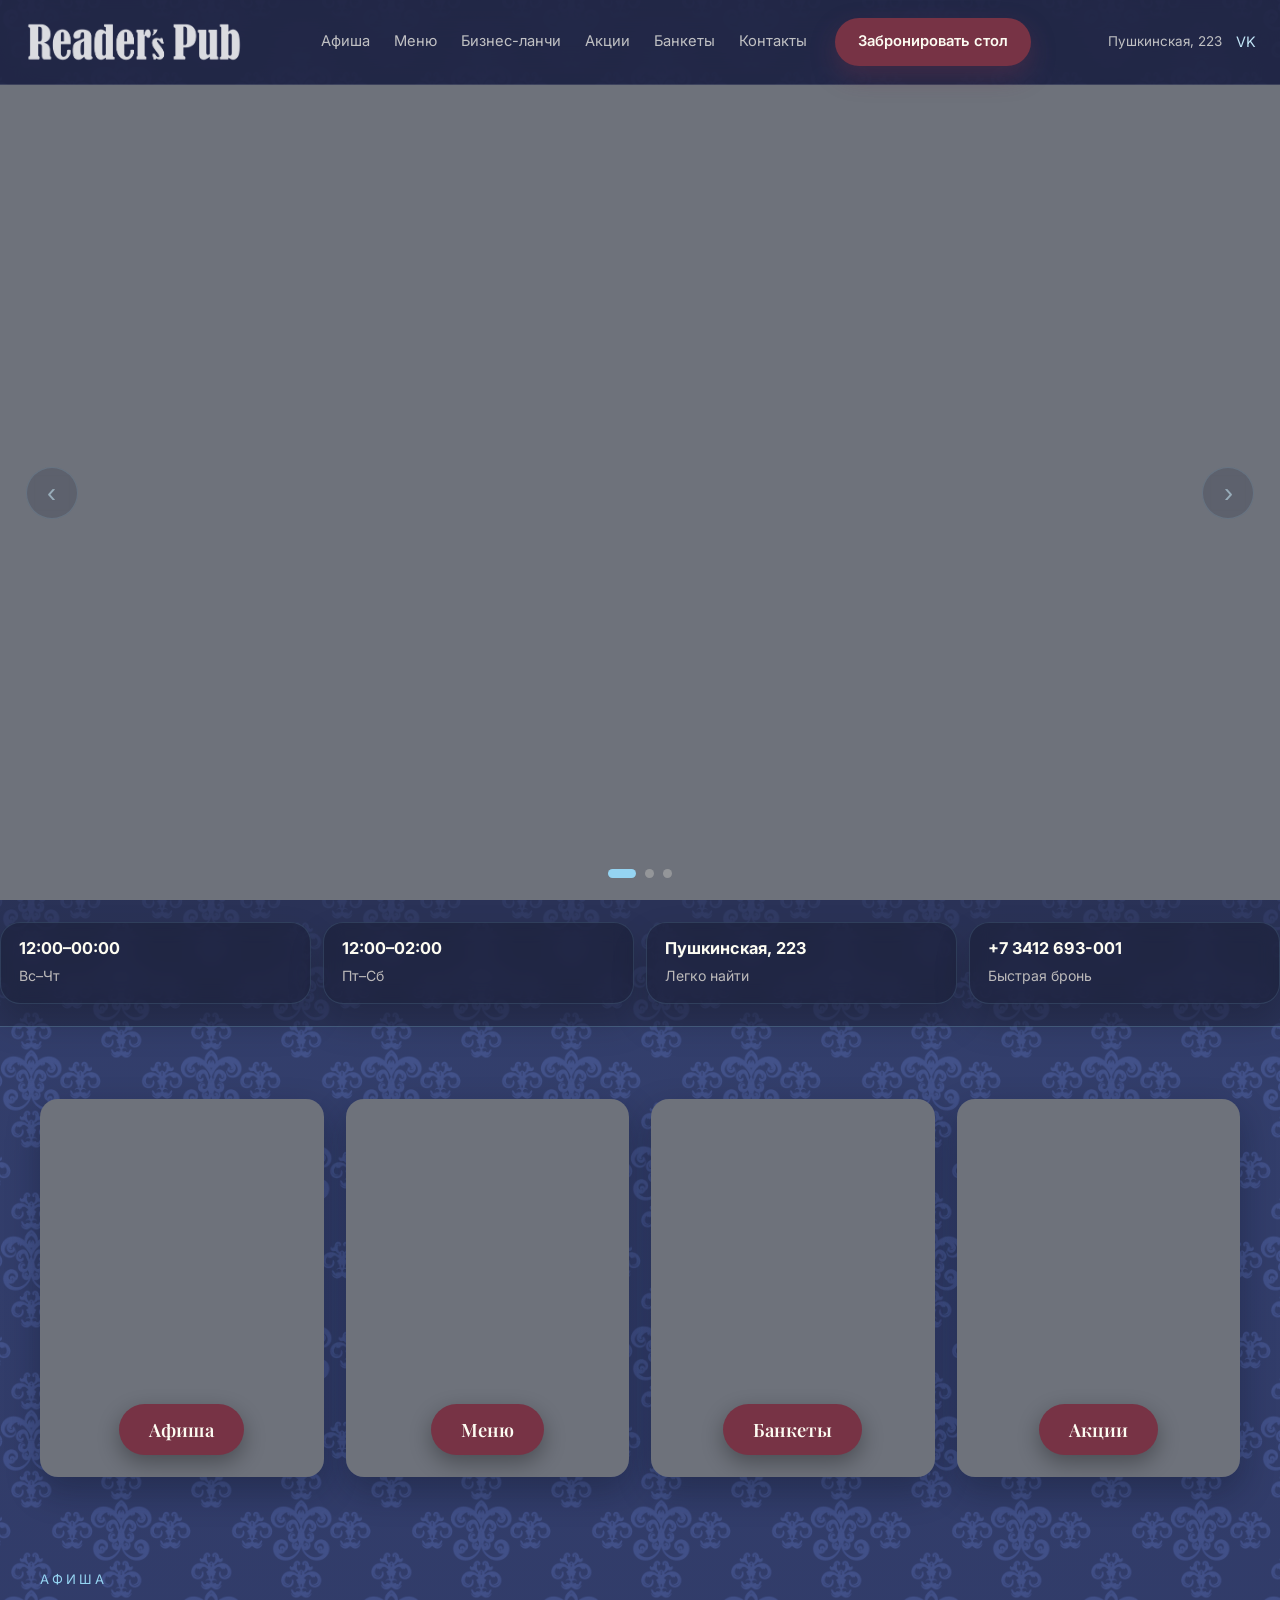
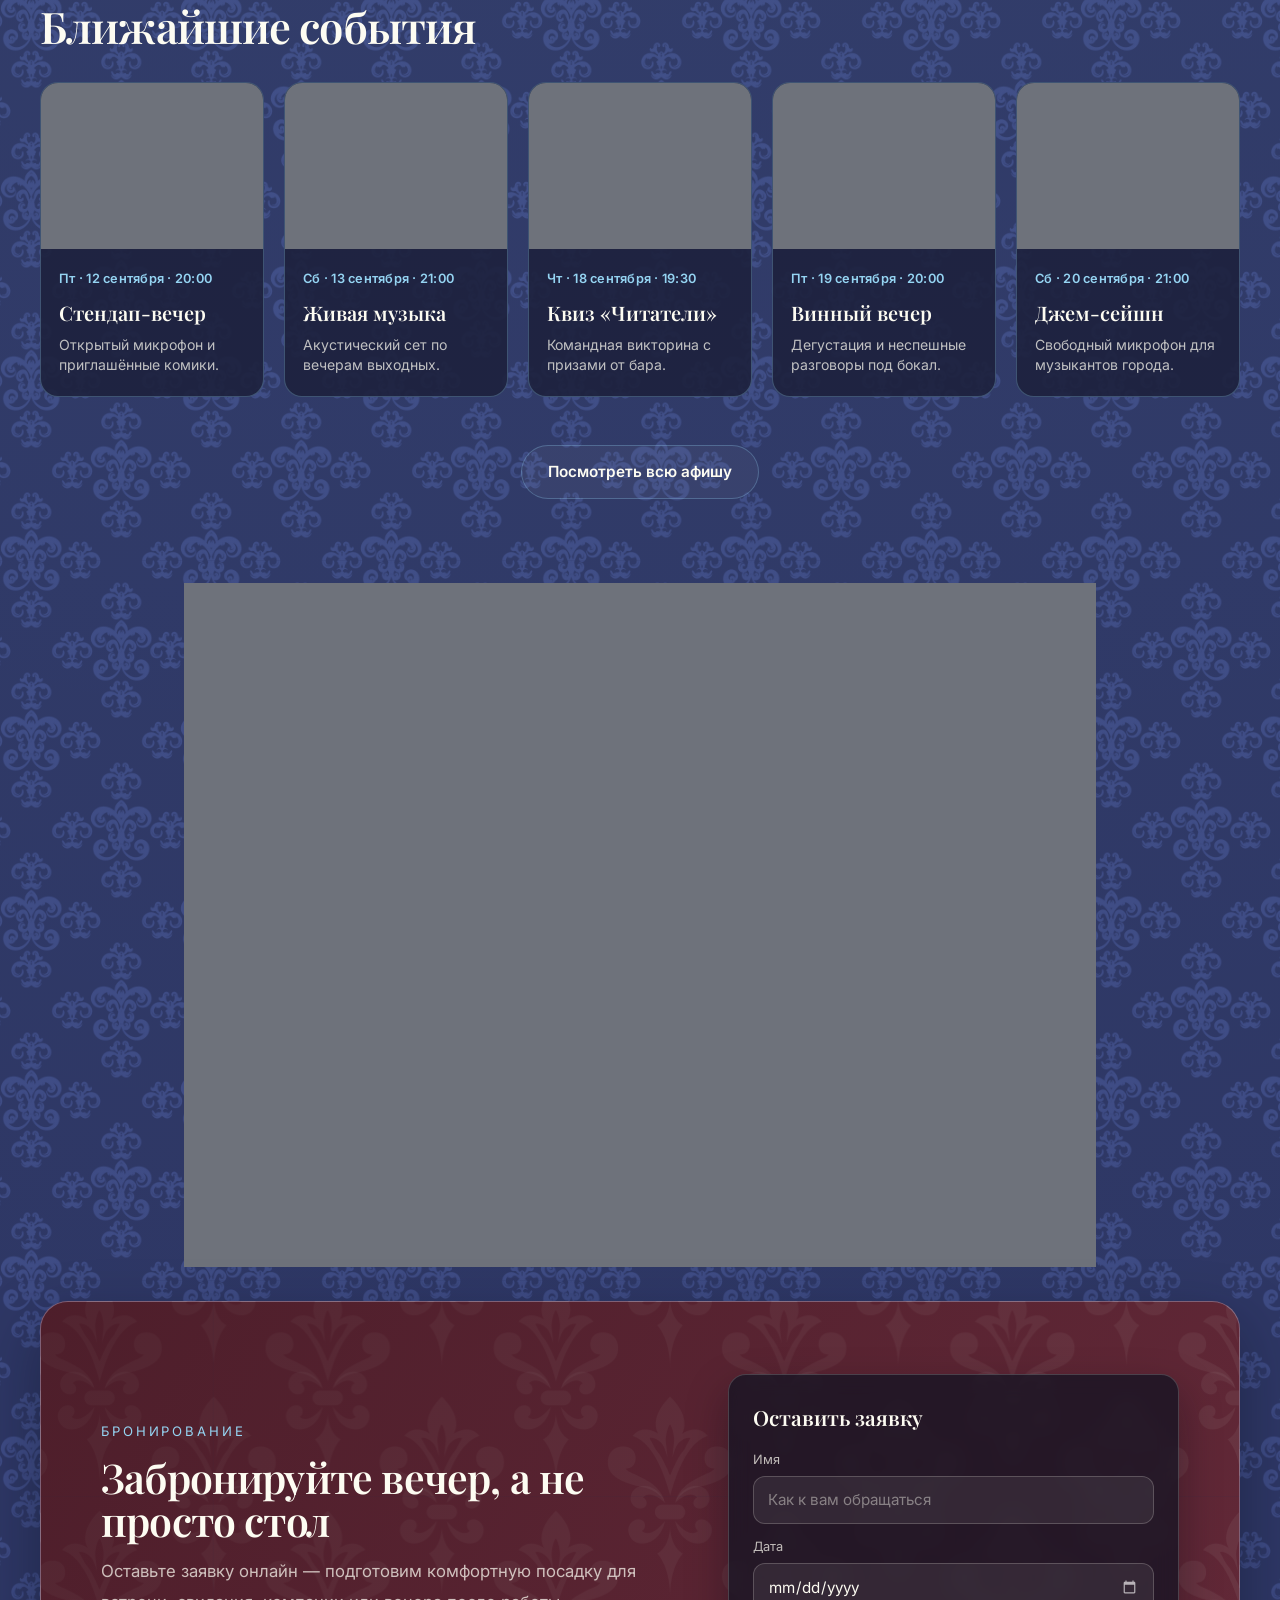
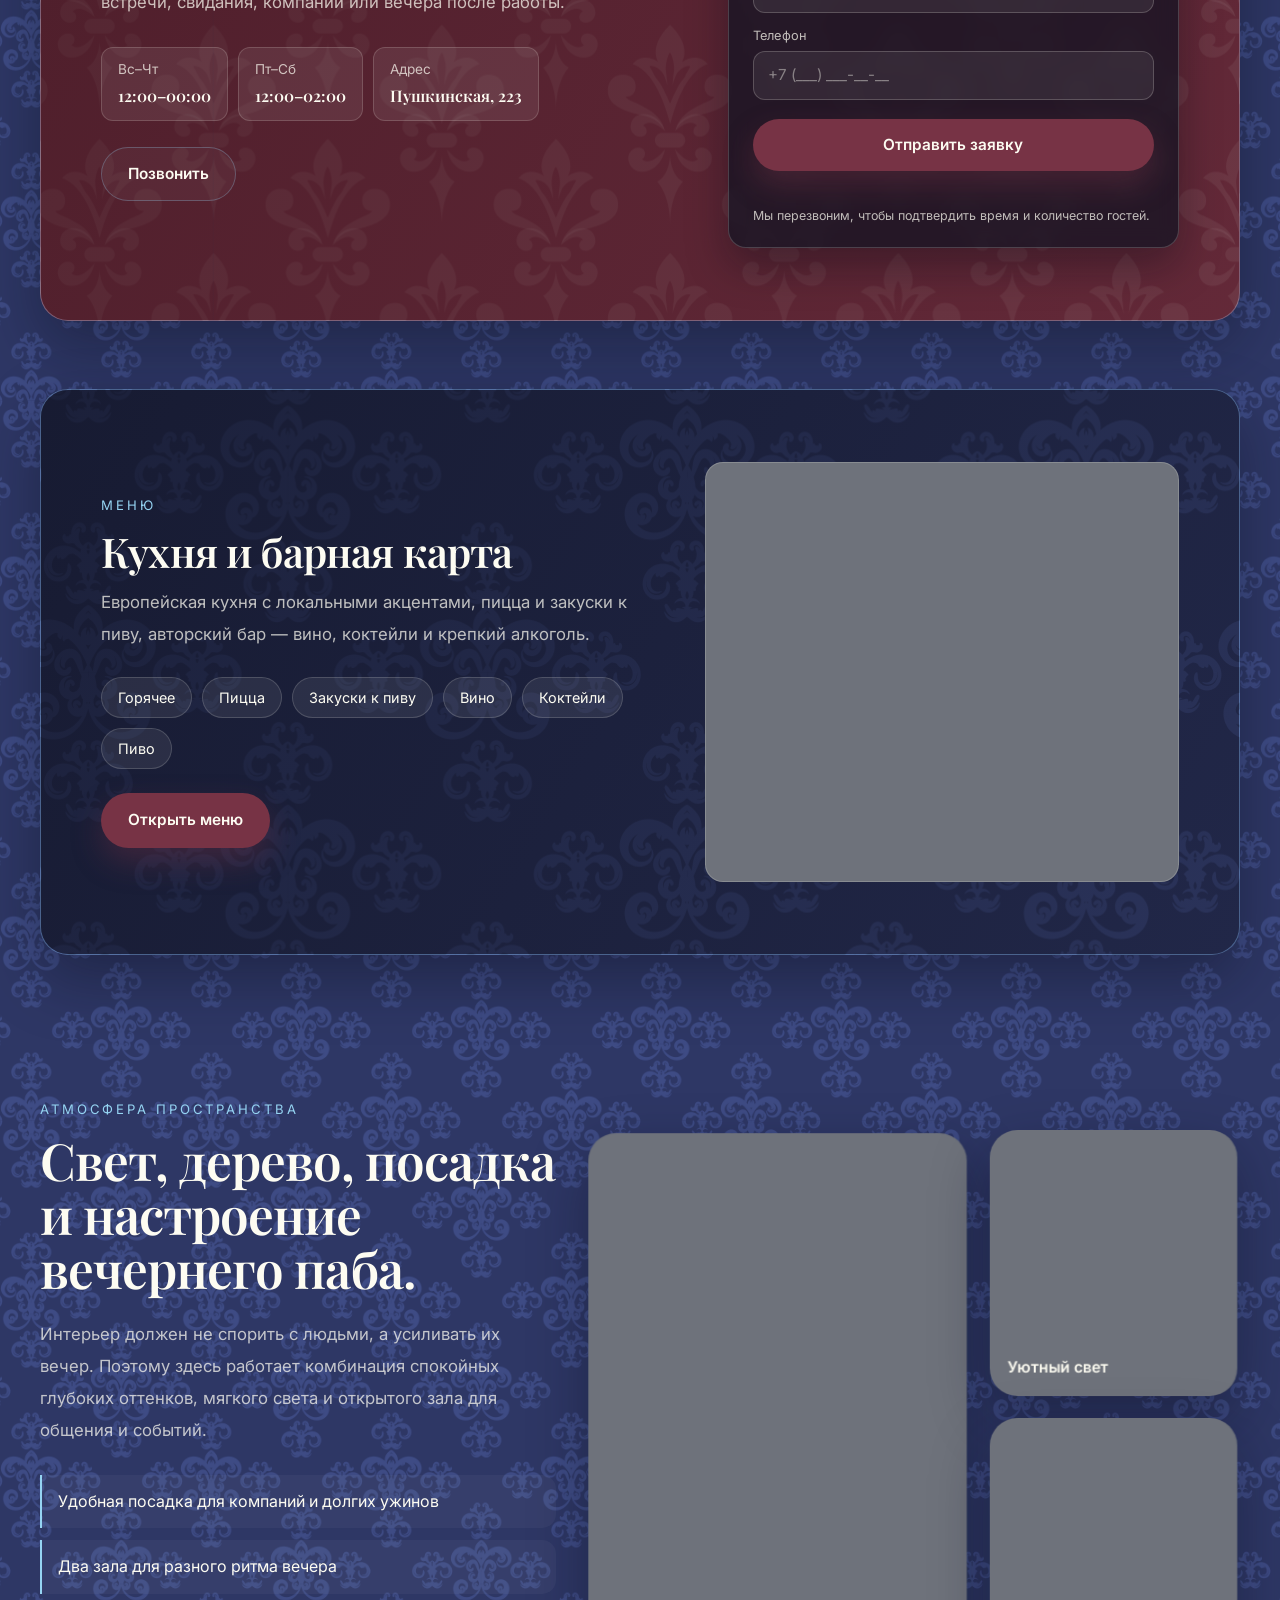
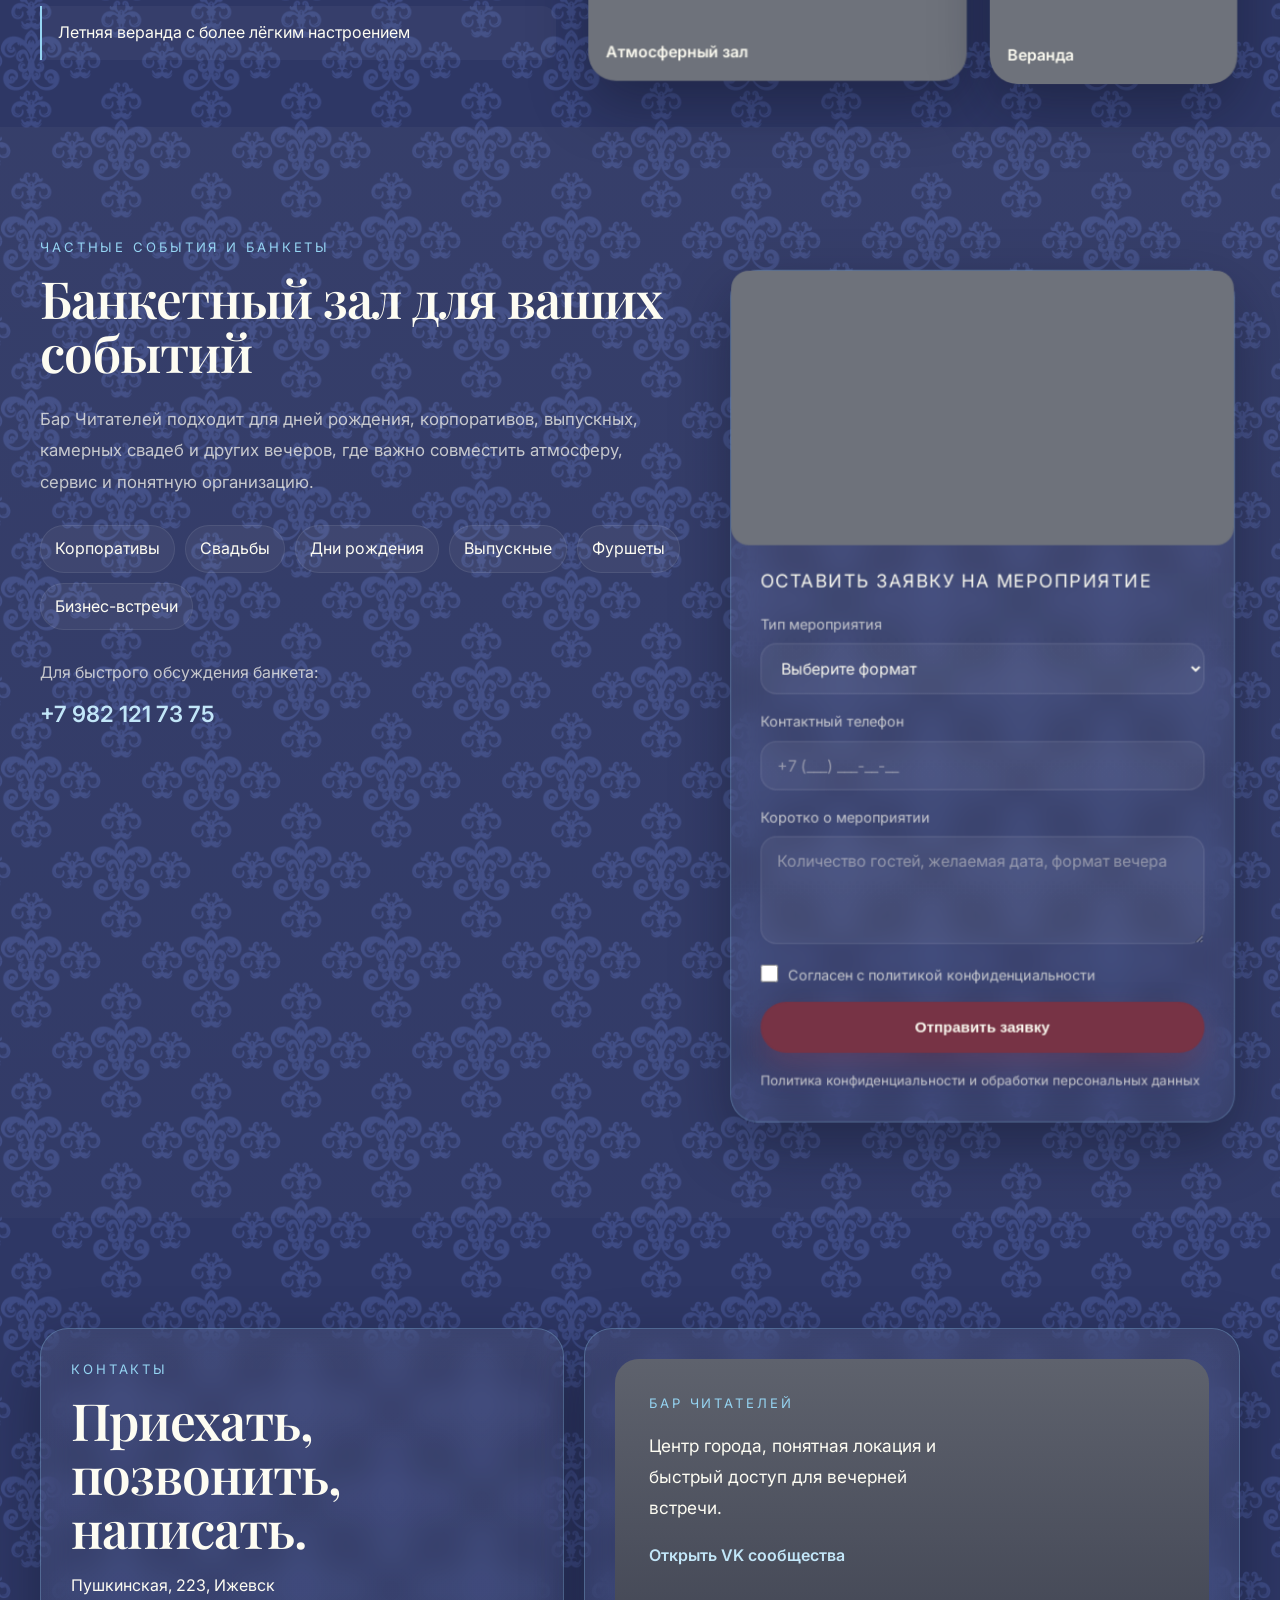
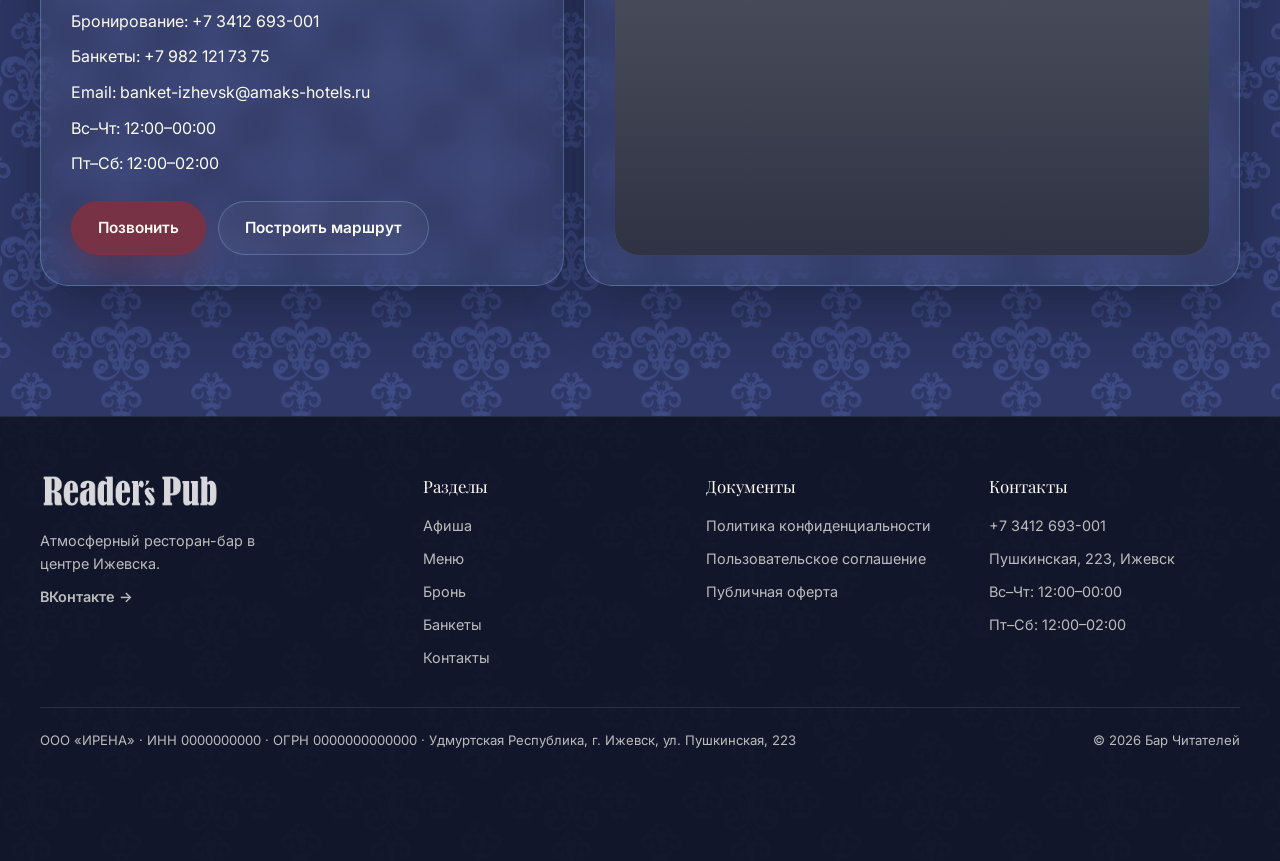
<file: readers-pub/index.html>
<!DOCTYPE html>
<html lang="ru">
<head>
    <meta charset="UTF-8">
    <meta name="viewport" content="width=device-width, initial-scale=1.0">
    <title>Бар Читателей — атмосферный паб в центре Ижевска</title>
    <meta name="description" content="Бар Читателей — ресторан-паб в центре Ижевска: европейская кухня, удмуртские акценты, импортное пиво, веранда и удобная бронь столов.">
    <link rel="stylesheet" href="styles.css?v=20261019-3">
    <link rel="preconnect" href="https://fonts.googleapis.com">
    <link rel="preconnect" href="https://fonts.gstatic.com" crossorigin>
    <link href="https://fonts.googleapis.com/css2?family=Playfair+Display:wght@400;600;700&amp;family=Inter:wght@300;400;500;600;700&amp;display=swap" rel="stylesheet">
</head>
<body>
    <header class="header">
        <div class="header-top">
            <a href="index.html" class="logo" aria-label="Бар Читателей">
                <img class="logo-mark" src="assets/logo-readers-word-white.png?v=20261019-3" alt="Reader's — ресторан">
            </a>
            <nav class="nav">
                <a href="#card-afisha" class="nav-link">Афиша</a>
                <a href="menu.html" class="nav-link">Меню</a>
                <a href="biznes-lanchi.html" class="nav-link">Бизнес-ланчи</a>
                <a href="#promo" class="nav-link">Акции</a>
                <a href="#services" class="nav-link">Банкеты</a>
                <a href="#contacts" class="nav-link">Контакты</a>
                <a href="bronirovaniestola.html" class="nav-cta">Забронировать стол</a>
            </nav>
            <div class="header-side">
                <span class="header-address" data-content="settings.address_short">Пушкинская, 223</span>
                <a href="https://vk.com/rspub" class="vk-link" target="_blank" rel="noopener">VK</a>
            </div>
            <button type="button" class="burger" id="burger" aria-label="Меню" aria-expanded="false" aria-controls="mobileNav">
                <span></span><span></span><span></span>
            </button>
        </div>
        <nav class="mobile-nav" id="mobileNav" hidden>
            <a href="#card-afisha">Афиша</a>
            <a href="menu.html">Меню</a>
            <a href="biznes-lanchi.html">Бизнес-ланчи</a>
            <a href="#promo">Акции</a>
            <a href="#services">Банкеты</a>
            <a href="#contacts">Контакты</a>
        </nav>
    </header>

    <main>
        <section id="hero" class="hero hero-layout">
            <!-- ============================================================
                 БАННЕРЫ ГЛАВНОГО ЭКРАНА — по одному на каждый слайд.
                 Меняются из админки: «Редактор страницы» → клик по баннеру.
                 ПК: три баннера 1920 × 1080 (16:9), листаются.
                 Телефон: отдельный вертикальный баннер 1080 × 1920 (9:16), один.
                 ============================================================ -->
            <div class="hero-photos" id="heroPhotos">
                <div class="hero-photo is-active" data-photo="hero-1" aria-hidden="true"></div>
                <div class="hero-photo" data-photo="hero-2" aria-hidden="true"></div>
                <div class="hero-photo" data-photo="hero-3" aria-hidden="true"></div>
                <!-- Телефон: свой вертикальный баннер, один, не листается -->
                <div class="hero-photo-mobile" data-photo="hero-mobile" aria-hidden="true"></div>
            </div>
            <div class="hero-scrim"></div>
            <div class="hero-controls" id="heroSlider" tabindex="0" aria-roledescription="карусель" aria-label="Баннеры">
                <div class="hero-dots" id="heroDots" role="tablist" aria-label="Выбор баннера"></div>
            </div>

            <!-- Мобильный первый экран: лого + навигация в столбик (вместо слайдера) -->
            <div class="hero-mobile">
                <img class="hero-mobile-logo" src="assets/logo-readers-full-white.png?v=20261019-3" alt="Reader's — ресторан">
                <nav class="hero-mobile-nav" aria-label="Разделы">
                    <a href="#card-afisha">Афиша</a>
                    <a href="menu.html">Меню</a>
                    <a href="biznes-lanchi.html">Бизнес-ланчи</a>
                    <a href="#promo">Акции</a>
                    <a href="#services">Банкеты</a>
                    <a href="#contacts">Контакты</a>
                </nav>
            </div>

            <button type="button" class="hero-edge hero-edge--prev" id="heroPrev" aria-label="Предыдущий слайд">
                <span class="hero-edge-ico" aria-hidden="true">‹</span>
            </button>
            <button type="button" class="hero-edge hero-edge--next" id="heroNext" aria-label="Следующий слайд">
                <span class="hero-edge-ico" aria-hidden="true">›</span>
            </button>
        </section>

        <!-- Режим работы, адрес и телефон — отдельной полосой под баннером -->
        <section class="hero-facts" aria-label="Режим работы и контакты">
            <div class="container hero-highlights">
                <div class="highlight-chip">
                    <span class="highlight-value" data-content="settings.hours_weekday_short">12:00–00:00</span>
                    <span class="highlight-note" data-content="home.chips.note1">Вс–Чт</span>
                </div>
                <div class="highlight-chip">
                    <span class="highlight-value" data-content="settings.hours_weekend_short">12:00–02:00</span>
                    <span class="highlight-note" data-content="home.chips.note2">Пт–Сб</span>
                </div>
                <a href="https://yandex.ru/maps/?text=Ижевск%2C%20Пушкинская%20223" class="highlight-chip" target="_blank" rel="noopener">
                    <span class="highlight-value" data-content="settings.address_short">Пушкинская, 223</span>
                    <span class="highlight-note" data-content="home.chips.note3">Легко найти</span>
                </a>
                <a href="tel:+73412693001" class="highlight-chip">
                    <span class="highlight-value" data-content="settings.phone_label">+7 3412 693-001</span>
                    <span class="highlight-note" data-content="home.chips.note4">Быстрая бронь</span>
                </a>
            </div>
        </section>

        <section class="mobile-quick-actions">
            <div class="container">
                <div class="mobile-action-grid">
                    <a href="bronirovaniestola.html" class="mobile-action-card">Бронь</a>
                    <a href="menu.html" class="mobile-action-card">Меню</a>
                    <a href="tel:+73412693001" class="mobile-action-card">Позвонить</a>
                    <a href="https://yandex.ru/maps/?text=Ижевск%2C%20Пушкинская%20223" class="mobile-action-card" target="_blank" rel="noopener">Маршрут</a>
                </div>
                <div class="mobile-jump-nav">
                    <a href="#card-afisha">Афиша</a>
                    <a href="menu.html">Меню</a>
                    <a href="#services">Банкеты</a>
                    <a href="#contacts">Контакты</a>
                </div>
            </div>
        </section>

        <section id="sections" class="sections-strip">
            <div class="container">
                <div class="strip-grid">
                    <a class="strip-card" id="card-afisha" href="standup.html">
                        <div class="strip-card-media strip-card-media--navy" data-photo="card-afisha">
                            <span class="strip-card-btn" data-content="home.cards.afisha">Афиша</span>
                        </div>
                    </a>
                    <a class="strip-card" id="card-menu" href="menu.html">
                        <div class="strip-card-media strip-card-media--wine" data-photo="card-menu">
                            <span class="strip-card-btn" data-content="home.cards.menu">Меню</span>
                        </div>
                    </a>
                    <a class="strip-card" id="card-bankety" href="#services">
                        <div class="strip-card-media strip-card-media--navy" data-photo="card-bankety">
                            <span class="strip-card-btn" data-content="home.cards.bankety">Банкеты</span>
                        </div>
                    </a>
                    <a class="strip-card" id="card-promo" href="#promo">
                        <div class="strip-card-media strip-card-media--wine" data-photo="card-promo">
                            <span class="strip-card-btn" data-content="home.cards.promo">Акции</span>
                        </div>
                    </a>
                </div>
            </div>
        </section>

        <section id="afisha-feed" class="afisha-feed section-shell">
            <div class="container afisha-feed-head">
                <p class="section-eyebrow" data-content="home.feed.eyebrow">Афиша</p>
                <h2 class="display-title" data-content="home.feed.title">Ближайшие события</h2>
            </div>
            <div class="feed-viewport container">
                <div class="feed-track" id="feedTrack">

                    <article class="feed-card">
                        <div class="feed-card-media feed-card-media--navy" data-photo="event-1"></div>
                        <div class="feed-card-body">
                            <span class="feed-date" data-content="home.events.e1.date">Пт · 12 сентября · 20:00</span>
                            <h3 class="feed-title" data-content="home.events.e1.title">Стендап-вечер</h3>
                            <p class="feed-text" data-content="home.events.e1.text">Открытый микрофон и приглашённые комики.</p>
                        </div>
                    </article>

                    <article class="feed-card">
                        <div class="feed-card-media feed-card-media--wine" data-photo="event-2"></div>
                        <div class="feed-card-body">
                            <span class="feed-date" data-content="home.events.e2.date">Сб · 13 сентября · 21:00</span>
                            <h3 class="feed-title" data-content="home.events.e2.title">Живая музыка</h3>
                            <p class="feed-text" data-content="home.events.e2.text">Акустический сет по вечерам выходных.</p>
                        </div>
                    </article>

                    <article class="feed-card">
                        <div class="feed-card-media feed-card-media--navy" data-photo="event-3"></div>
                        <div class="feed-card-body">
                            <span class="feed-date" data-content="home.events.e3.date">Чт · 18 сентября · 19:30</span>
                            <h3 class="feed-title" data-content="home.events.e3.title">Квиз «Читатели»</h3>
                            <p class="feed-text" data-content="home.events.e3.text">Командная викторина с призами от бара.</p>
                        </div>
                    </article>

                    <article class="feed-card">
                        <div class="feed-card-media feed-card-media--wine" data-photo="event-4"></div>
                        <div class="feed-card-body">
                            <span class="feed-date" data-content="home.events.e4.date">Пт · 19 сентября · 20:00</span>
                            <h3 class="feed-title" data-content="home.events.e4.title">Винный вечер</h3>
                            <p class="feed-text" data-content="home.events.e4.text">Дегустация и неспешные разговоры под бокал.</p>
                        </div>
                    </article>

                    <article class="feed-card">
                        <div class="feed-card-media feed-card-media--navy" data-photo="event-5"></div>
                        <div class="feed-card-body">
                            <span class="feed-date" data-content="home.events.e5.date">Сб · 20 сентября · 21:00</span>
                            <h3 class="feed-title" data-content="home.events.e5.title">Джем-сейшн</h3>
                            <p class="feed-text" data-content="home.events.e5.text">Свободный микрофон для музыкантов города.</p>
                        </div>
                    </article>

                </div>
            </div>
            <div class="container afisha-feed-foot">
                <a href="standup.html" class="btn-secondary afisha-feed-all" data-content="home.feed.btn">Смотреть всю афишу</a>
            </div>
        </section>

        <!-- ============================================================
             АКЦИИ — рекламный баннер, только фото, без текста поверх.
             Ровно ДВА формата, третьего быть не должно (подробно — README):
               ПК и планшет (шире 860px)   1920 × 1440  (4:3 горизонтально)
               Телефон      (860px и уже)  1080 × 1440  (3:4 вертикально)
             Углы прямые, изображение не обрезается — пропорции жёстко
             зафиксированы в CSS (.promo-banner-media).

             Как поставить баннер:
             1) положить файлы в assets/promo/
                promo-desktop.webp (1920×720) и promo-mobile.webp (1080×1350);
             2) раскомментировать блок <picture> ниже.
             Нужна ссылка с баннера — обернуть <picture> в <a href="...">.
             ============================================================ -->
        <section id="promo" class="promo-banner" aria-label="Акции">
            <div class="promo-banner-media" data-photo="promo">
                <!--
                <picture>
                    <source media="(max-width: 860px)" srcset="assets/promo/promo-mobile.webp">
                    <img src="assets/promo/promo-desktop.webp" alt="Акции Бара Читателей"
                         width="1920" height="1440" loading="lazy" decoding="async">
                </picture>
                -->
            </div>
        </section>

        <section id="booking" class="cta-band section-shell">
            <div class="container">
                <div class="cta-card cta-card--wine cta-card--tall">
                    <div class="cta-card-copy">
                        <p class="section-eyebrow" data-content="home.booking.eyebrow">Бронирование</p>
                        <h2 class="display-title" data-content="home.booking.title">Забронируйте вечер, а не просто стол</h2>
                        <p class="lead-text" data-content="home.booking.text">Оставьте заявку онлайн — подготовим комфортную посадку для встречи, свидания, компании или вечера после работы.</p>
                        <div class="cta-card-meta">
                            <div class="cta-meta-item"><span data-content="home.booking.meta_hours1">Вс–Чт</span><strong data-content="settings.hours_weekday_short">12:00–00:00</strong></div>
                            <div class="cta-meta-item"><span data-content="home.booking.meta_hours2">Пт–Сб</span><strong data-content="settings.hours_weekend_short">12:00–02:00</strong></div>
                            <div class="cta-meta-item"><span data-content="home.booking.meta_addr">Адрес</span><strong data-content="settings.address_short">Пушкинская, 223</strong></div>
                        </div>
                        <div class="cta-card-actions">
                            <a href="tel:+73412693001" class="btn-secondary" data-content="home.booking.btn_call">Позвонить</a>
                        </div>
                    </div>

                    <form class="booking-quick" id="quickBookingForm" novalidate>
                        <p class="booking-quick-title" data-content="home.booking.form_title">Оставить заявку</p>
                        <div class="booking-quick-field">
                            <label for="qb-name">Имя</label>
                            <input type="text" id="qb-name" name="name" placeholder="Как к вам обращаться" autocomplete="name" required>
                        </div>
                        <div class="booking-quick-field">
                            <label for="qb-date">Дата</label>
                            <input type="date" id="qb-date" name="date" required>
                        </div>
                        <div class="booking-quick-field">
                            <label for="qb-phone">Телефон</label>
                            <input type="tel" id="qb-phone" name="phone" placeholder="+7 (___) ___-__-__" autocomplete="tel" required>
                        </div>
                        <button type="submit" class="btn-primary booking-quick-submit" data-content="home.booking.btn_submit">Отправить заявку</button>
                        <p class="booking-quick-status" id="quickBookingStatus" aria-live="polite"></p>
                        <p class="booking-quick-note" data-content="home.booking.form_note">Мы перезвоним, чтобы подтвердить время и количество гостей.</p>
                    </form>
                </div>
            </div>
        </section>

        <section id="menu-cta" class="cta-band section-shell">
            <div class="container">
                <div class="cta-card cta-card--navy cta-card--split">
                    <div class="cta-card-copy">
                        <p class="section-eyebrow" data-content="home.menu.eyebrow">Меню</p>
                        <h2 class="display-title" data-content="home.menu.title">Кухня и барная карта</h2>
                        <p class="lead-text">
                            <span class="desktop-copy" data-content="home.menu.text">Европейская кухня с локальными акцентами, пицца и закуски к пиву, авторский бар — вино, коктейли и крепкий алкоголь.</span>
                            <span class="mobile-copy" data-content="home.menu.text_mobile">Европейская кухня, пицца и закуски к пиву. Бар — вино, коктейли, крепкое.</span>
                        </p>
                        <div class="cta-card-tags">
                            <span data-content="home.menu.tag1">Горячее</span>
                            <span data-content="home.menu.tag2">Пицца</span>
                            <span data-content="home.menu.tag3">Закуски к пиву</span>
                            <span data-content="home.menu.tag4">Вино</span>
                            <span data-content="home.menu.tag5">Коктейли</span>
                            <span data-content="home.menu.tag6">Пиво</span>
                        </div>
                        <div class="cta-card-actions">
                            <a href="menu.html" class="btn-primary" data-content="home.menu.btn">Открыть меню</a>
                        </div>
                    </div>
                    <div class="cta-card-photo" data-photo="menu" aria-hidden="true"></div>
                </div>
            </div>
        </section>

        <section id="gallery" class="gallery-section section-shell">
            <div class="container gallery-grid">
                <div class="mobile-section-panel">
                    <div class="gallery-copy">
                        <p class="section-eyebrow" data-content="home.gallery.eyebrow">Атмосфера пространства</p>
                        <h2 class="display-title" data-content="home.gallery.title">Свет, дерево, посадка и настроение вечернего паба.</h2>
                        <p class="lead-text">
                            <span class="desktop-copy" data-content="home.gallery.text">Интерьер должен не спорить с людьми, а усиливать их вечер. Поэтому здесь работает комбинация спокойных глубоких оттенков, мягкого света и открытого зала для общения и событий.</span>
                            <span class="mobile-copy" data-content="home.gallery.text_mobile">Тёплый свет, удобная посадка и ощущение взрослого уютного паба.</span>
                        </p>
                        <div class="gallery-points">
                            <div class="gallery-point" data-content="home.gallery.point1">Удобная посадка для компаний и долгих ужинов</div>
                            <div class="gallery-point" data-content="home.gallery.point2">Два зала для разного ритма вечера</div>
                            <div class="gallery-point" data-content="home.gallery.point3">Летняя веранда с более лёгким настроением</div>
                        </div>
                    </div>
                    <div class="gallery-stack">
                        <article class="gallery-photo gallery-photo-main" data-photo="gallery-1">
                            <div class="photo-caption" data-content="home.gallery.caption1">Атмосферный зал</div>
                        </article>
                        <div class="gallery-side">
                            <article class="gallery-photo gallery-photo-secondary" data-photo="gallery-2">
                                <div class="photo-caption" data-content="home.gallery.caption2">Уютный свет</div>
                            </article>
                            <article class="gallery-photo gallery-photo-tertiary" data-photo="gallery-3">
                                <div class="photo-caption" data-content="home.gallery.caption3">Веранда</div>
                            </article>
                        </div>
                    </div>
                </div>
            </div>
        </section>

        <section id="services" class="banquet-section section-shell">
            <div class="container banquet-grid">
                <div class="mobile-section-panel">
                    <div class="banquet-copy">
                        <p class="section-eyebrow" data-content="home.banquet.eyebrow">Частные события и банкеты</p>
                        <h2 class="display-title" data-content="home.banquet.title">Банкетный зал для ваших событий</h2>
                        <p class="lead-text">
                            <span class="desktop-copy" data-content="home.banquet.text">Бар Читателей подходит для дней рождения, корпоративов, выпускных, камерных свадеб и других вечеров, где важно совместить атмосферу, сервис и понятную организацию.</span>
                            <span class="mobile-copy" data-content="home.banquet.text_mobile">Подходит для дней рождения, корпоративов и камерных частных событий.</span>
                        </p>
                        <div class="banquet-benefits">
                            <div class="benefit-pill" data-content="home.banquet.pill1">Корпоративы</div>
                            <div class="benefit-pill" data-content="home.banquet.pill2">Свадьбы</div>
                            <div class="benefit-pill" data-content="home.banquet.pill3">Дни рождения</div>
                            <div class="benefit-pill" data-content="home.banquet.pill4">Выпускные</div>
                            <div class="benefit-pill" data-content="home.banquet.pill5">Фуршеты</div>
                            <div class="benefit-pill" data-content="home.banquet.pill6">Бизнес-встречи</div>
                        </div>
                        <div class="banquet-contact">
                            <p data-content="home.banquet.contact_label">Для быстрого обсуждения банкета:</p>
                            <a href="tel:+79821217375" class="contact-cta" data-content="settings.phone_banquet">+7 982 121 73 75</a>
                        </div>
                    </div>
                    <div class="banquet-form-shell surface-card">
                        <div class="banquet-visual" data-photo="banquet">
                            <img src="assets/banquet-event-hall.webp?v=20260329-16" alt="Банкетный зал Бара Читателей">
                        </div>
                        <p class="form-shell-title" data-content="home.banquet.form_title">Оставить заявку на мероприятие</p>
                        <form class="banquet-form" id="banquetForm">
                            <div class="form-group">
                                <label for="event_type">Тип мероприятия</label>
                                <select id="event_type" name="event_type" required>
                                    <option value="">Выберите формат</option>
                                    <option value="corporate">Корпоратив</option>
                                    <option value="wedding">Свадьба</option>
                                    <option value="birthday">День рождения</option>
                                    <option value="graduation">Выпускной</option>
                                    <option value="other">Другое</option>
                                </select>
                            </div>
                            <div class="form-group">
                                <label for="banquet_phone">Контактный телефон</label>
                                <input id="banquet_phone" type="tel" name="phone" placeholder="+7 (___) ___-__-__" required>
                            </div>
                            <div class="form-group">
                                <label for="banquet_comments">Коротко о мероприятии</label>
                                <textarea id="banquet_comments" name="comments" rows="4" placeholder="Количество гостей, желаемая дата, формат вечера"></textarea>
                            </div>
                            <div class="form-group checkbox-group">
                                <label class="checkbox-label">
                                    <input type="checkbox" name="privacy" required>
                                    <span>Согласен с политикой конфиденциальности</span>
                                </label>
                            </div>
                            <div class="form-status" id="banquetFormStatus" aria-live="polite"></div>
                            <button type="submit" class="btn-primary" data-content="home.banquet.btn_submit">Отправить заявку</button>
                        </form>
                        <a href="privacy.html" class="privacy-link">Политика конфиденциальности и обработки персональных данных</a>
                    </div>
                </div>
            </div>
        </section>

        <section id="contacts" class="contacts-section section-shell">
            <div class="container contacts-grid">
                <div class="contacts-card surface-card">
                    <p class="section-eyebrow" data-content="home.contacts.eyebrow">Контакты</p>
                    <h2 class="display-title" data-content="home.contacts.title">Приехать, позвонить, написать.</h2>
                    <div class="contacts-content">
                        <p data-content="settings.address">Пушкинская, 223, Ижевск</p>
                        <p><span data-content="home.contacts.phone_label">Бронирование:</span> <a href="tel:+73412693001" data-content="settings.phone_label">+7 3412 693-001</a></p>
                        <p><span data-content="home.contacts.phone_banquet_label">Банкеты:</span> <a href="tel:+79821217375" data-content="settings.phone_banquet">+7 982 121 73 75</a></p>
                        <p><span data-content="home.contacts.email_label">Email:</span> <a href="mailto:banket-izhevsk@amaks-hotels.ru" data-content="settings.email">banket-izhevsk@amaks-hotels.ru</a></p>
                        <p data-content="settings.hours_weekday">Вс–Чт: 12:00–00:00</p>
                        <p data-content="settings.hours_weekend">Пт–Сб: 12:00–02:00</p>
                    </div>
                    <div class="contact-actions">
                        <a href="tel:+73412693001" class="btn-primary" data-content="home.contacts.btn_call">Позвонить</a>
                        <a href="https://yandex.ru/maps/?text=Ижевск%2C%20Пушкинская%20223" class="btn-secondary" target="_blank" rel="noopener" data-content="home.contacts.btn_route">Построить маршрут</a>
                    </div>
                </div>
                <div class="contacts-map surface-card">
                    <div class="map-frame">
                        <div class="map-copy">
                            <p class="map-label" data-content="home.contacts.map_title">Бар Читателей</p>
                            <p class="map-address" data-content="home.contacts.map_text">Центр города, понятная локация и быстрый доступ для вечерней встречи.</p>
                            <a href="https://vk.com/rspub" class="text-link" target="_blank" rel="noopener" data-content="home.contacts.vk_label">Открыть VK сообщества</a>
                        </div>
                    </div>
                </div>
            </div>
        </section>
    </main>

    <footer class="footer">
        <div class="footer-content">
            <div class="footer-col footer-brand">
                <img class="footer-logo" src="assets/logo-readers-word-white.png?v=20261019-3" alt="Reader's — ресторан">
                <p data-content="footer.about">Атмосферный ресторан-бар в центре Ижевска.</p>
                <a href="https://vk.com/rspub" class="footer-social" target="_blank" rel="noopener">ВКонтакте →</a>
            </div>
            <div class="footer-col">
                <p class="footer-col-title">Разделы</p>
                <a href="#card-afisha">Афиша</a>
                <a href="menu.html">Меню</a>
                <a href="bronirovaniestola.html">Бронь</a>
                <a href="#services">Банкеты</a>
                <a href="#contacts">Контакты</a>
            </div>
            <div class="footer-col">
                <p class="footer-col-title">Документы</p>
                <a href="privacy.html">Политика конфиденциальности</a>
                <a href="#">Пользовательское соглашение</a>
                <a href="#">Публичная оферта</a>
            </div>
            <div class="footer-col">
                <p class="footer-col-title">Контакты</p>
                <a href="tel:+73412693001" data-content="settings.phone_label">+7 3412 693-001</a>
                <span data-content="settings.address">Пушкинская, 223, Ижевск</span>
                <span data-content="settings.hours_weekday">Вс–Чт: 12:00–00:00</span>
                <span data-content="settings.hours_weekend">Пт–Сб: 12:00–02:00</span>
            </div>
        </div>
        <div class="footer-legal">
            <p class="footer-meta" data-content="footer.legal">ООО «ИРЕНА» · ИНН 0000000000 · ОГРН 0000000000000 · Удмуртская Республика, г. Ижевск, ул. Пушкинская, 223</p>
            <p class="footer-copy" data-content="footer.copyright">© 2026 Бар Читателей</p>
        </div>
    </footer>

    <div class="mobile-dock">
        <a href="tel:+73412693001">Позвонить</a>
        <a href="bronirovaniestola.html" class="mobile-dock-primary">Бронь</a>
        <a href="https://yandex.ru/maps/?text=Ижевск%2C%20Пушкинская%20223" target="_blank" rel="noopener">Маршрут</a>
    </div>

    <script src="content-loader.js?v=20261007-4"></script>
    <script src="hero-slider.js?v=20261012-5"></script>
    <script src="script.js?v=20260405-28"></script>
    <script>
    // Быстрая заявка на бронь из секции «Бронирование» → /api/booking (Telegram)
    (function () {
        var form = document.getElementById('quickBookingForm');
        if (!form) return;
        var status = document.getElementById('quickBookingStatus');
        var submit = form.querySelector('button[type="submit"]');
        var dateInput = form.querySelector('input[name="date"]');

        // нельзя выбрать прошедшую дату
        if (dateInput) {
            var t = new Date();
            dateInput.min = new Date(t.getTime() - t.getTimezoneOffset() * 60000)
                .toISOString().slice(0, 10);
        }

        function setStatus(text, kind) {
            status.textContent = text;
            status.className = 'booking-quick-status' + (kind ? ' is-' + kind : '');
        }

        form.addEventListener('submit', async function (e) {
            e.preventDefault();
            var name = form.name.value.trim();
            var date = form.date.value;
            var phone = form.phone.value.trim();

            if (!name || !date || !phone) {
                form.querySelectorAll('input').forEach(function (i) { i.classList.add('is-touched'); });
                setStatus('Заполните имя, дату и телефон.', 'error');
                return;
            }

            submit.disabled = true;
            var idle = submit.textContent;
            submit.textContent = 'Отправляем…';
            setStatus('', '');

            try {
                var res = await fetch('/api/booking', {
                    method: 'POST',
                    headers: { 'Content-Type': 'application/json' },
                    body: JSON.stringify({ name: name, phone: phone, date: date })
                });
                var data = await res.json().catch(function () { return {}; });
                if (data.ok) {
                    setStatus(data.message || 'Заявка отправлена! Мы свяжемся с вами.', 'ok');
                    form.reset();
                } else {
                    setStatus(data.message || 'Не удалось отправить. Позвоните нам: +7 3412 693-001', 'error');
                }
            } catch (err) {
                setStatus('Сервер недоступен. Позвоните нам: +7 3412 693-001', 'error');
            } finally {
                submit.disabled = false;
                submit.textContent = idle;
            }
        });
    })();
    </script>
    <script>
    // Мобильное меню (бургер)
    (function () {
        var burger = document.getElementById('burger');
        var nav = document.getElementById('mobileNav');
        if (!burger || !nav) return;

        function setOpen(open) {
            nav.hidden = !open;
            burger.classList.toggle('is-open', open);
            burger.setAttribute('aria-expanded', open ? 'true' : 'false');
        }
        burger.addEventListener('click', function () {
            setOpen(nav.hidden);
        });
        // закрываем после перехода по ссылке
        nav.addEventListener('click', function (e) {
            if (e.target.tagName === 'A') setOpen(false);
        });
        // закрываем, если экран стал десктопным
        window.addEventListener('resize', function () {
            if (window.innerWidth > 860 && !nav.hidden) setOpen(false);
        });
    })();
    </script>
</body>
</html>
</file>
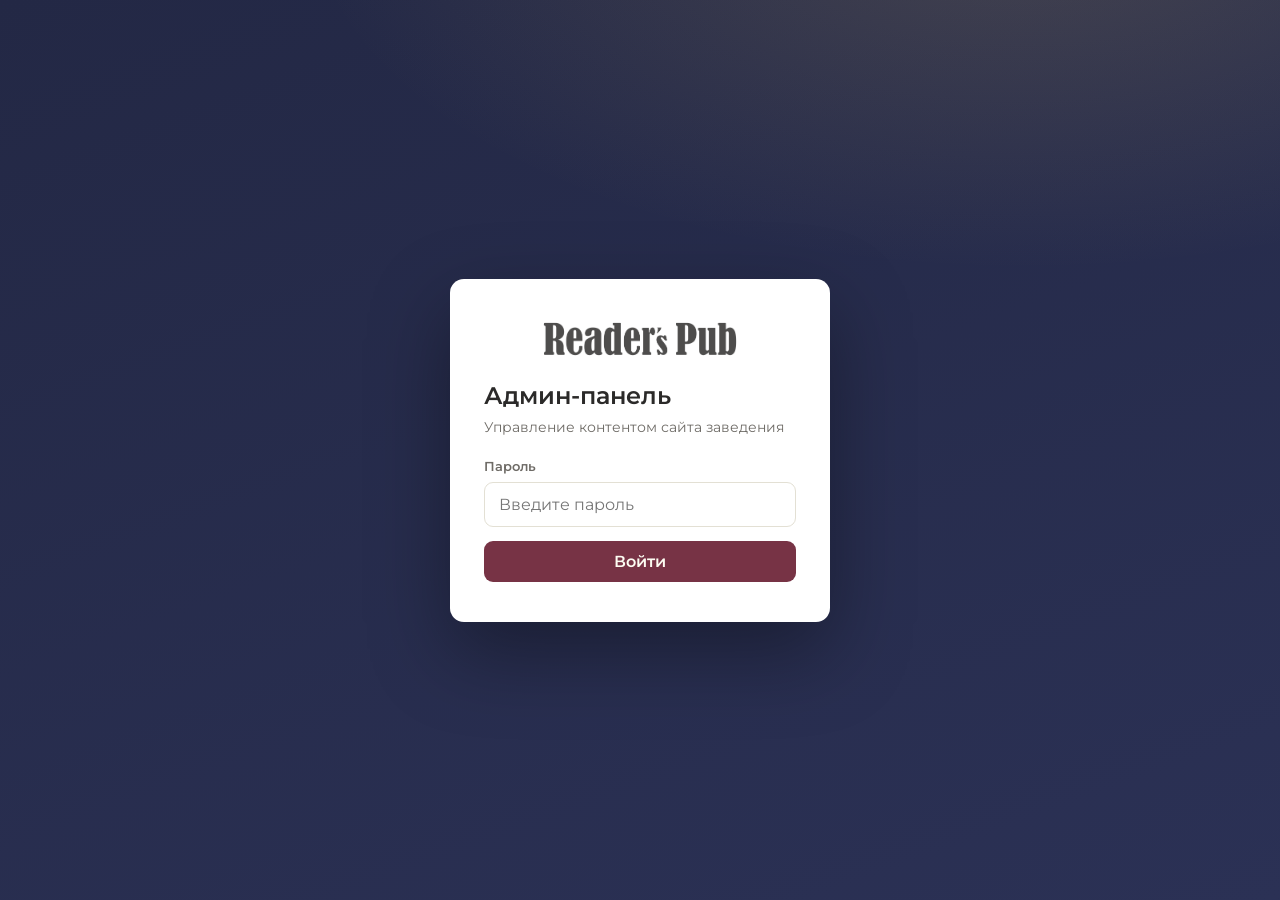
<file: readers-pub/admin/index.html>
<!DOCTYPE html>
<html lang="ru">
<head>
    <meta charset="UTF-8">
    <meta name="viewport" content="width=device-width, initial-scale=1.0">
    <meta name="robots" content="noindex, nofollow">
    <title>Админ-панель — Бар Читателей</title>
    <link rel="preconnect" href="https://fonts.googleapis.com">
    <link rel="preconnect" href="https://fonts.gstatic.com" crossorigin>
    <link href="https://fonts.googleapis.com/css2?family=Playfair+Display:wght@600;700&family=Montserrat:wght@400;500;600;700&display=swap" rel="stylesheet">
    <link rel="stylesheet" href="admin.css?v=20261019-4">
</head>
<body>
    <!-- ================= ЭКРАН ВХОДА ================= -->
    <div id="loginView" class="login-view">
        <form class="login-card" id="loginForm">
            <img class="login-brand-logo" src="../assets/logo-readers-word-dark.png?v=20261019-3" alt="Reader's — ресторан">
            <h1>Админ-панель</h1>
            <p class="login-sub">Управление контентом сайта заведения</p>
            <label for="loginPassword">Пароль</label>
            <input id="loginPassword" type="password" autocomplete="current-password" placeholder="Введите пароль" required>
            <div class="login-error" id="loginError" hidden></div>
            <button type="submit" class="btn btn-primary btn-block" id="loginBtn">Войти</button>
        </form>
    </div>

    <!-- ================= ПАНЕЛЬ ================= -->
    <div id="appView" class="app-view" hidden>
        <aside class="sidebar">
            <div class="sidebar-brand">
                <img class="sidebar-brand-logo" src="../assets/logo-readers-word-white.png?v=20261019-3" alt="Reader's">
                <span class="sidebar-brand-tag">Admin</span>
            </div>
            <nav class="sidebar-nav" id="sidebarNav">
                <a href="#/dashboard" data-nav="dashboard"><span class="nav-ico">▤</span> Дашборд</a>
                <a href="#/editor"    data-nav="editor"><span class="nav-ico">✦</span> Редактор страницы</a>
                <a href="#/help"      data-nav="help"><span class="nav-ico">?</span> Инструкция</a>
                <a href="#/content"   data-nav="content"><span class="nav-ico">✎</span> Тексты списком</a>
                <a href="#/settings"  data-nav="settings"><span class="nav-ico">⚙</span> Настройки</a>
                <a href="#/media"     data-nav="media"><span class="nav-ico">🖼</span> Изображения</a>
                <a href="#/menu"      data-nav="menu"><span class="nav-ico">🍽</span> Меню и ланчи</a>
                <a href="#/events"    data-nav="events"><span class="nav-ico">★</span> События</a>
                <a href="#/bookings"  data-nav="bookings"><span class="nav-ico">📅</span> Брони</a>
                <a href="#/users"     data-nav="users"><span class="nav-ico">👤</span> Пользователи</a>
            </nav>
            <div class="sidebar-footer">
                <a href="/index.html" target="_blank" class="sidebar-viewsite">↗ Открыть сайт</a>
            </div>
        </aside>

        <div class="app-main">
            <header class="topbar">
                <div>
                    <h2 id="pageTitle">Дашборд</h2>
                    <p id="pageSubtitle" class="topbar-sub">Обзор состояния сайта</p>
                </div>
                <div class="topbar-actions">
                    <span class="topbar-user">Администратор</span>
                    <button class="btn btn-ghost" id="logoutBtn">Выйти</button>
                </div>
            </header>
            <div class="content content-publish" data-publish-bar></div>
            <main class="content" id="view"><!-- рендерится из admin.js --></main>
        </div>
    </div>

    <div class="toast" id="toast" hidden></div>

    <script src="admin.js?v=20261012-6"></script>
</body>
</html>
</file>
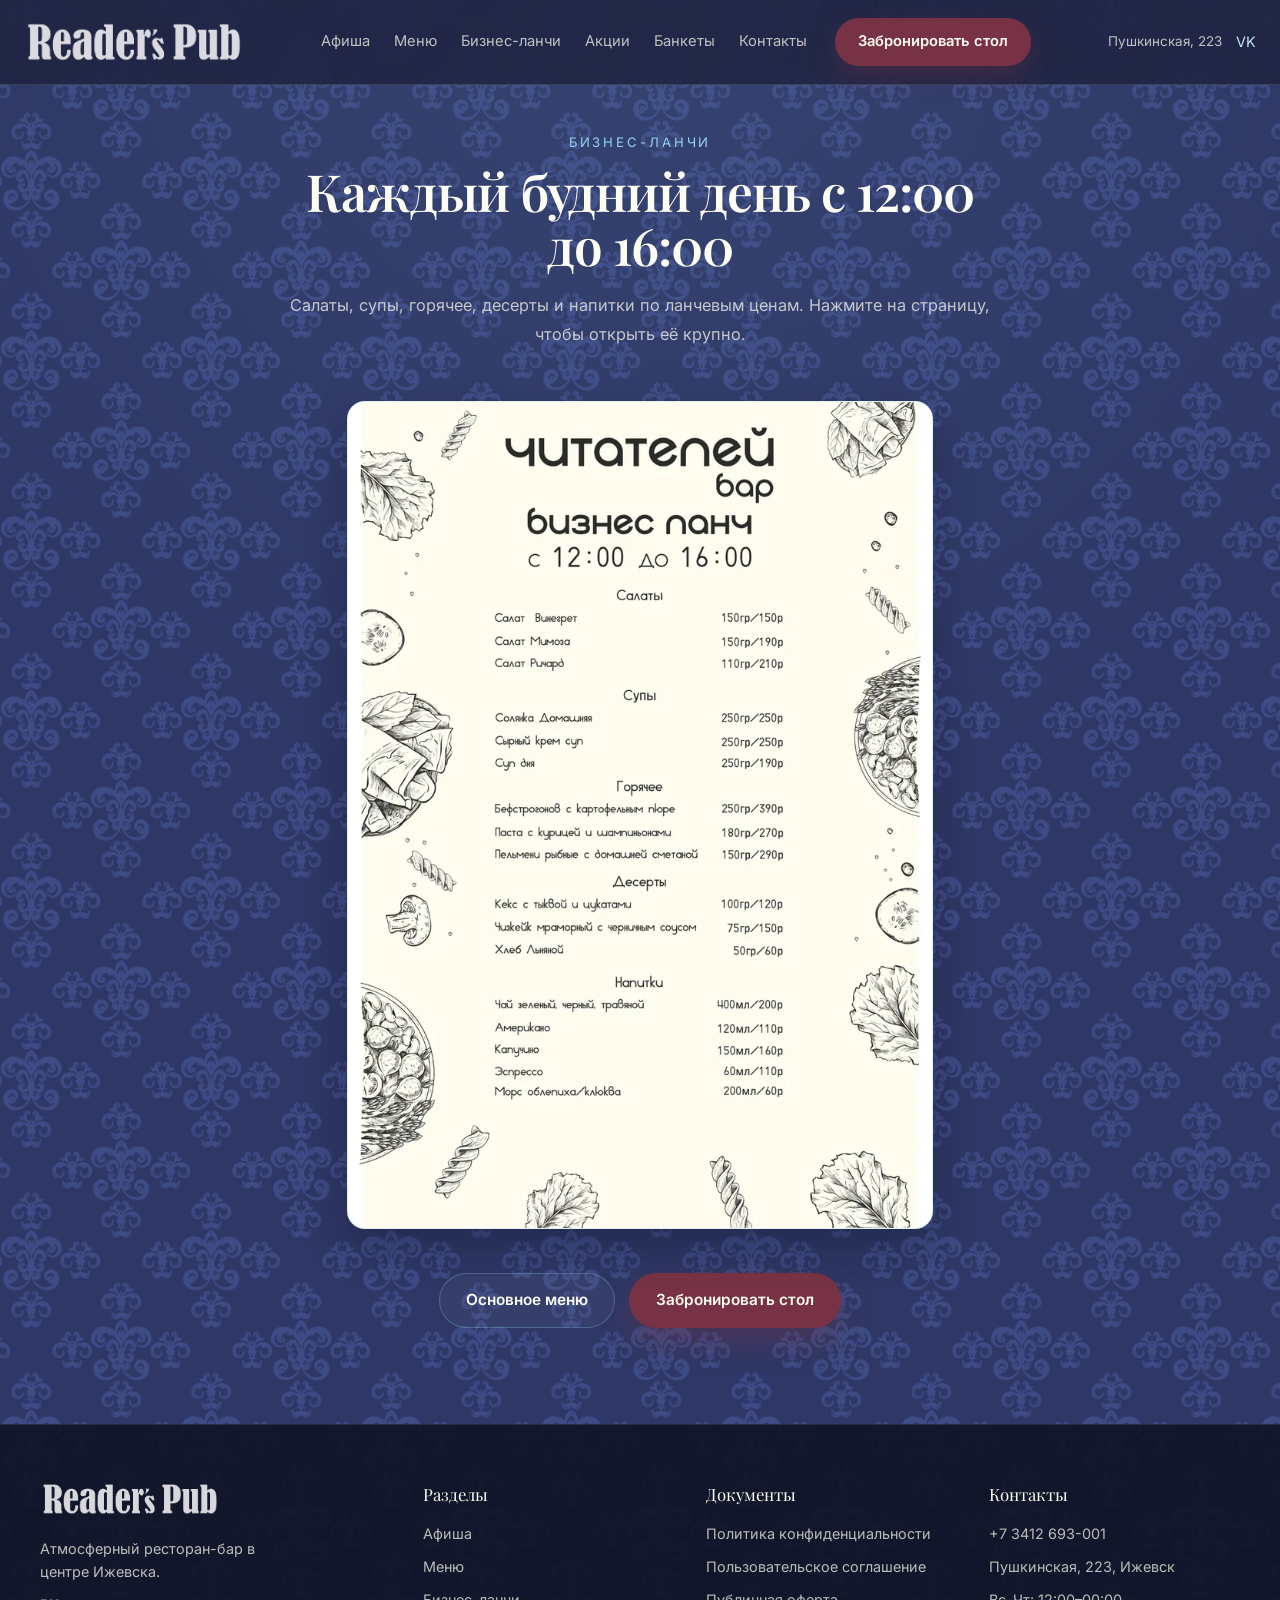
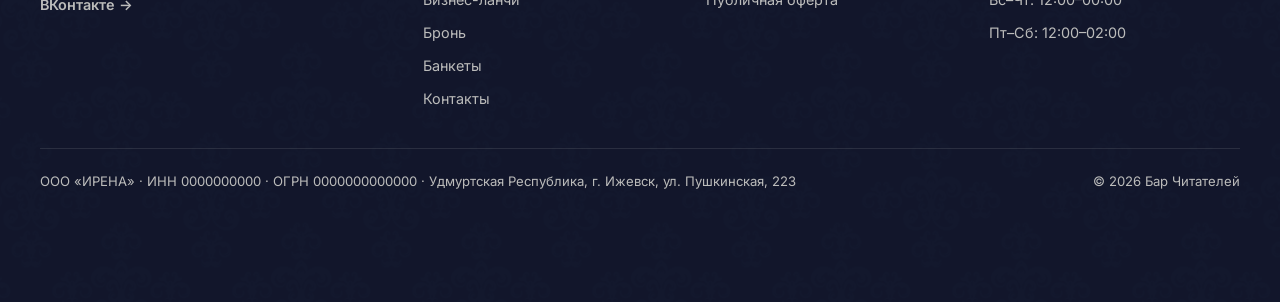
<file: readers-pub/biznes-lanchi.html>
<!DOCTYPE html>
<html lang="ru">
<head>
    <meta charset="UTF-8">
    <meta name="viewport" content="width=device-width, initial-scale=1.0">
    <title>Бизнес-ланчи — Бар Читателей</title>
    <meta name="description" content="Бизнес-ланч в Баре Читателей каждый будний день с 12:00 до 16:00: салаты, супы, горячее, десерты и напитки. Ижевск, Пушкинская, 223.">
    <link rel="stylesheet" href="styles.css?v=20261019-3">
    <link rel="preconnect" href="https://fonts.googleapis.com">
    <link rel="preconnect" href="https://fonts.gstatic.com" crossorigin>
    <link href="https://fonts.googleapis.com/css2?family=Playfair+Display:wght@400;600;700&amp;family=Inter:wght@300;400;500;600;700&amp;display=swap" rel="stylesheet">
</head>
<body>
    <header class="header">
        <div class="header-top">
            <a href="index.html" class="logo" aria-label="Бар Читателей">
                <img class="logo-mark" src="assets/logo-readers-word-white.png?v=20261019-3" alt="Reader's — ресторан">
            </a>
            <nav class="nav">
                <a href="index.html#card-afisha" class="nav-link">Афиша</a>
                <a href="menu.html" class="nav-link">Меню</a>
                <a href="biznes-lanchi.html" class="nav-link">Бизнес-ланчи</a>
                <a href="index.html#promo" class="nav-link">Акции</a>
                <a href="index.html#services" class="nav-link">Банкеты</a>
                <a href="index.html#contacts" class="nav-link">Контакты</a>
                <a href="bronirovaniestola.html" class="nav-cta">Забронировать стол</a>
            </nav>
            <div class="header-side">
                <span class="header-address" data-content="settings.address_short">Пушкинская, 223</span>
                <a href="https://vk.com/rspub" class="vk-link" target="_blank" rel="noopener">VK</a>
            </div>
            <button type="button" class="burger" id="burger" aria-label="Меню" aria-expanded="false" aria-controls="mobileNav">
                <span></span><span></span><span></span>
            </button>
        </div>
        <nav class="mobile-nav" id="mobileNav" hidden>
            <a href="index.html#card-afisha">Афиша</a>
            <a href="menu.html">Меню</a>
            <a href="biznes-lanchi.html">Бизнес-ланчи</a>
            <a href="index.html#promo">Акции</a>
            <a href="index.html#services">Банкеты</a>
            <a href="index.html#contacts">Контакты</a>
        </nav>
    </header>

    <main>
        <!-- ============================================================
             БИЗНЕС-ЛАНЧ — страница-скан.
             Как заменить: положить новый .webp в assets/menu/
             (основной ~1400px по ширине и версия «-760.webp» для телефонов)
             и поправить пути с размерами width/height в блоке ниже.
             ============================================================ -->
        <section class="scan-menu">
            <div class="container">
                <div class="scan-menu-head">
                    <p class="section-eyebrow" data-content="lunch.eyebrow">Бизнес-ланчи</p>
                    <h1 class="display-title" data-content="lunch.title">Каждый будний день с 12:00 до 16:00</h1>
                    <p class="scan-menu-lead" data-content="lunch.lead">Салаты, супы, горячее, десерты и напитки по ланчевым ценам. Нажмите на страницу, чтобы открыть её крупно.</p>
                </div>

                <div class="scan-group">
                    <div class="scan-grid scan-grid--single">
                        <a class="scan" data-photo="scan-lunch" data-photo-default href="assets/menu/biznes-lanch.webp">
                            <img src="assets/menu/biznes-lanch-760.webp"
                                 srcset="assets/menu/biznes-lanch-760.webp 760w,
                                         assets/menu/biznes-lanch.webp 1414w"
                                 sizes="(max-width: 860px) 100vw, 46vw"
                                 width="1414" height="2000"
                                 alt="Бизнес-ланч: салаты, супы, горячее, десерты, напитки"
                                 fetchpriority="high" decoding="async">
                            <span class="scan-zoom">Открыть крупно</span>
                        </a>
                    </div>
                </div>

                <div class="scan-menu-foot">
                    <a href="menu.html" class="btn-secondary" data-content="lunch.btn_menu">Основное меню</a>
                    <a href="bronirovaniestola.html" class="btn-primary" data-content="lunch.btn_book">Забронировать стол</a>
                </div>
            </div>
        </section>
    </main>

    <footer class="footer">
        <div class="footer-content">
            <div class="footer-col footer-brand">
                <img class="footer-logo" src="assets/logo-readers-word-white.png?v=20261019-3" alt="Reader's — ресторан">
                <p data-content="footer.about">Атмосферный ресторан-бар в центре Ижевска.</p>
                <a href="https://vk.com/rspub" class="footer-social" target="_blank" rel="noopener">ВКонтакте →</a>
            </div>
            <div class="footer-col">
                <p class="footer-col-title">Разделы</p>
                <a href="index.html#card-afisha">Афиша</a>
                <a href="menu.html">Меню</a>
                <a href="biznes-lanchi.html">Бизнес-ланчи</a>
                <a href="bronirovaniestola.html">Бронь</a>
                <a href="index.html#services">Банкеты</a>
                <a href="index.html#contacts">Контакты</a>
            </div>
            <div class="footer-col">
                <p class="footer-col-title">Документы</p>
                <a href="privacy.html">Политика конфиденциальности</a>
                <a href="#">Пользовательское соглашение</a>
                <a href="#">Публичная оферта</a>
            </div>
            <div class="footer-col">
                <p class="footer-col-title">Контакты</p>
                <a href="tel:+73412693001" data-content="settings.phone_label">+7 3412 693-001</a>
                <span data-content="settings.address">Пушкинская, 223, Ижевск</span>
                <span data-content="settings.hours_weekday">Вс–Чт: 12:00–00:00</span>
                <span data-content="settings.hours_weekend">Пт–Сб: 12:00–02:00</span>
            </div>
        </div>
        <div class="footer-legal">
            <p class="footer-meta" data-content="footer.legal">ООО «ИРЕНА» · ИНН 0000000000 · ОГРН 0000000000000 · Удмуртская Республика, г. Ижевск, ул. Пушкинская, 223</p>
            <p class="footer-copy" data-content="footer.copyright">© 2026 Бар Читателей</p>
        </div>
    </footer>

    <div class="mobile-dock">
        <a href="tel:+73412693001">Позвонить</a>
        <a href="bronirovaniestola.html" class="mobile-dock-primary">Бронь</a>
        <a href="https://yandex.ru/maps/?text=Ижевск%2C%20Пушкинская%20223" target="_blank" rel="noopener">Маршрут</a>
    </div>

    <script>
    // Мобильное меню (бургер)
    (function () {
        var burger = document.getElementById('burger');
        var nav = document.getElementById('mobileNav');
        if (!burger || !nav) return;

        function setOpen(open) {
            nav.hidden = !open;
            burger.classList.toggle('is-open', open);
            burger.setAttribute('aria-expanded', open ? 'true' : 'false');
        }
        burger.addEventListener('click', function () { setOpen(nav.hidden); });
        nav.addEventListener('click', function (e) {
            if (e.target.tagName === 'A') setOpen(false);
        });
        window.addEventListener('resize', function () {
            if (window.innerWidth > 860 && !nav.hidden) setOpen(false);
        });
    })();
    </script>

    <script>
    // Крупный просмотр страницы меню (та же механика, что на странице меню)
    (function () {
        var scans = Array.prototype.slice.call(document.querySelectorAll('.scan'));
        if (!scans.length) return;

        var box = document.createElement('div');
        box.className = 'scan-lightbox';
        box.hidden = true;
        box.setAttribute('role', 'dialog');
        box.setAttribute('aria-modal', 'true');
        box.setAttribute('aria-label', 'Бизнес-ланч');
        box.innerHTML =
            '<img alt="">' +
            '<button type="button" class="scan-lb-btn scan-lb-prev" aria-label="Предыдущая страница">‹</button>' +
            '<button type="button" class="scan-lb-btn scan-lb-next" aria-label="Следующая страница">›</button>' +
            '<button type="button" class="scan-lb-btn scan-lb-close" aria-label="Закрыть">×</button>' +
            '<p class="scan-lb-count"></p>';
        document.body.appendChild(box);

        var pic = box.querySelector('img');
        var count = box.querySelector('.scan-lb-count');
        var index = 0;
        var lastFocus = null;

        // одна страница — стрелки и счётчик не нужны
        if (scans.length < 2) {
            box.querySelector('.scan-lb-prev').hidden = true;
            box.querySelector('.scan-lb-next').hidden = true;
            count.hidden = true;
        }

        function show(i) {
            index = (i + scans.length) % scans.length;
            var link = scans[index];
            pic.src = link.getAttribute('href');
            pic.alt = link.querySelector('img').alt;
            count.textContent = (index + 1) + ' / ' + scans.length;
            box.classList.remove('is-zoomed');
            box.scrollTop = 0;
            box.scrollLeft = 0;
        }

        pic.addEventListener('click', function () {
            var zoom = !box.classList.contains('is-zoomed');
            box.classList.toggle('is-zoomed', zoom);
            if (zoom) {
                box.scrollLeft = (box.scrollWidth - box.clientWidth) / 2;
            } else {
                box.scrollTop = 0;
                box.scrollLeft = 0;
            }
        });

        function open(i, trigger) {
            lastFocus = trigger || null;
            show(i);
            box.hidden = false;
            document.body.style.overflow = 'hidden';
            box.querySelector('.scan-lb-close').focus();
        }

        function close() {
            box.hidden = true;
            pic.removeAttribute('src');
            document.body.style.overflow = '';
            if (lastFocus) lastFocus.focus();
        }

        scans.forEach(function (link, i) {
            link.addEventListener('click', function (e) {
                e.preventDefault();
                open(i, link);
            });
        });

        box.querySelector('.scan-lb-prev').addEventListener('click', function () { show(index - 1); });
        box.querySelector('.scan-lb-next').addEventListener('click', function () { show(index + 1); });
        box.querySelector('.scan-lb-close').addEventListener('click', close);
        box.addEventListener('click', function (e) { if (e.target === box) close(); });

        document.addEventListener('keydown', function (e) {
            if (box.hidden) return;
            if (e.key === 'Escape') close();
            if (e.key === 'ArrowLeft') show(index - 1);
            if (e.key === 'ArrowRight') show(index + 1);
        });

        var x0 = null, y0 = null;
        box.addEventListener('touchstart', function (e) {
            x0 = e.touches[0].clientX; y0 = e.touches[0].clientY;
        }, { passive: true });
        box.addEventListener('touchend', function (e) {
            if (x0 === null) return;
            var dx = e.changedTouches[0].clientX - x0;
            var dy = e.changedTouches[0].clientY - y0;
            if (Math.abs(dx) > 60 && Math.abs(dx) > Math.abs(dy)) show(index + (dx < 0 ? 1 : -1));
            x0 = y0 = null;
        }, { passive: true });
    })();
    </script>
    <script src="content-loader.js?v=20261007-4"></script>
</body>
</html>
</file>
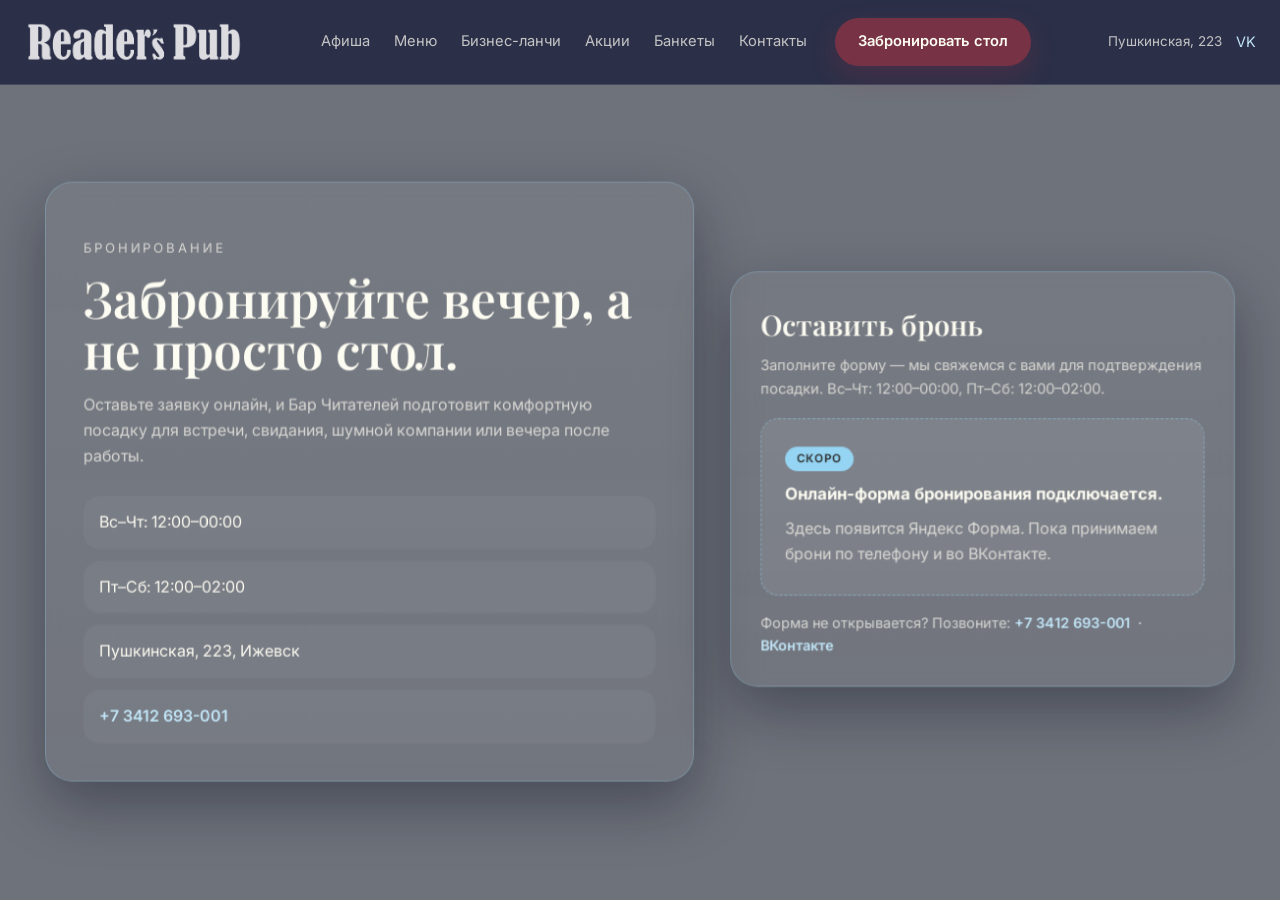
<file: readers-pub/bronirovaniestola.html>
<!DOCTYPE html>
<html lang="ru">
<head>
    <meta charset="UTF-8">
    <meta name="viewport" content="width=device-width, initial-scale=1.0">
    <title>Забронировать стол — Бар Читателей</title>
    <meta name="description" content="Онлайн-бронирование столов в Бар Читателей. Выберите дату и время, а мы подтвердим ваш вечер.">
    <link rel="stylesheet" href="styles.css?v=20261019-3">
    <link rel="preconnect" href="https://fonts.googleapis.com">
    <link rel="preconnect" href="https://fonts.gstatic.com" crossorigin>
    <link href="https://fonts.googleapis.com/css2?family=Playfair+Display:wght@400;600;700&amp;family=Inter:wght@300;400;500;600;700&amp;display=swap" rel="stylesheet">
</head>
<body>
    <header class="header">
        <div class="header-top">
            <a href="index.html" class="logo" aria-label="Бар Читателей">
                <img class="logo-mark" src="assets/logo-readers-word-white.png?v=20261019-3" alt="Reader's — ресторан">
            </a>
            <nav class="nav">
                <a href="index.html#card-afisha" class="nav-link">Афиша</a>
                <a href="menu.html" class="nav-link">Меню</a>
                <a href="biznes-lanchi.html" class="nav-link">Бизнес-ланчи</a>
                <a href="index.html#promo" class="nav-link">Акции</a>
                <a href="index.html#services" class="nav-link">Банкеты</a>
                <a href="index.html#contacts" class="nav-link">Контакты</a>
                <a href="bronirovaniestola.html" class="nav-cta">Забронировать стол</a>
            </nav>
            <div class="header-side">
                <span class="header-address" data-content="settings.address_short">Пушкинская, 223</span>
                <a href="https://vk.com/rspub" class="vk-link" target="_blank" rel="noopener">VK</a>
            </div>
            <button type="button" class="burger" id="burger" aria-label="Меню" aria-expanded="false" aria-controls="mobileNav">
                <span></span><span></span><span></span>
            </button>
        </div>
        <nav class="mobile-nav" id="mobileNav" hidden>
            <a href="index.html#card-afisha">Афиша</a>
            <a href="menu.html">Меню</a>
            <a href="biznes-lanchi.html">Бизнес-ланчи</a>
            <a href="index.html#promo">Акции</a>
            <a href="index.html#services">Банкеты</a>
            <a href="index.html#contacts">Контакты</a>
        </nav>
    </header>

    <main class="page-booking">
        <div class="booking-page-bg" data-photo="booking-bg"></div>
        <div class="container booking-layout">
            <section class="booking-info surface-card">
                <p class="section-eyebrow" data-content="booking.eyebrow">Бронирование</p>
                <h1 data-content="booking.title">Забронируйте вечер, а не просто стол.</h1>
                <p data-content="booking.text">Оставьте заявку онлайн, и Бар Читателей подготовит комфортную посадку для встречи, свидания, шумной компании или вечера после работы.</p>
                <div class="booking-meta">
                    <div data-content="settings.hours_weekday">Вс–Чт: 12:00–00:00</div>
                    <div data-content="settings.hours_weekend">Пт–Сб: 12:00–02:00</div>
                    <div data-content="settings.address">Пушкинская, 223, Ижевск</div>
                    <div><a href="tel:+73412693001" class="text-link" data-content="settings.phone_label">+7 3412 693-001</a></div>
                </div>
            </section>

            <section class="booking-form surface-card">
                <h2 data-content="booking.form_title">Оставить бронь</h2>
                <p class="opening-hint" data-content="booking.form_hint">Заполните форму — мы свяжемся с вами для подтверждения посадки. Вс–Чт: 12:00–00:00, Пт–Сб: 12:00–02:00.</p>

                <!-- ========================================================= -->
                <!--  БРОНИРОВАНИЕ ЧЕРЕЗ ЯНДЕКС ФОРМУ                           -->
                <!--  Чтобы подключить свою форму: впишите её ID в data-form-id -->
                <!--  ниже (или в const YANDEX_FORM_ID в script-блоке).         -->
                <!--  Как получить ID — см. README-YANDEX-FORM.md               -->
                <!-- ========================================================= -->
                <div class="yandex-form" id="yandexForm" data-form-id=""></div>

                <p class="booking-fallback">
                    <span data-content="booking.fallback">Форма не открывается? Позвоните:</span>
                    <a href="tel:+73412693001" class="text-link" data-content="settings.phone_label">+7 3412 693-001</a>
                    &nbsp;·&nbsp;
                    <a href="https://vk.com/rspub" class="text-link" target="_blank" rel="noopener">ВКонтакте</a>
                </p>
            </section>
        </div>
    </main>

    <div class="mobile-dock">
        <a href="tel:+73412693001">Позвонить</a>
        <a href="bronirovaniestola.html" class="mobile-dock-primary">Бронь</a>
        <a href="https://yandex.ru/maps/?text=Ижевск%2C%20Пушкинская%20223" target="_blank" rel="noopener">Маршрут</a>
    </div>

    <script src="script.js?v=20260405-28"></script>
    <script>
    // === Встройка Яндекс Формы бронирования ===
    // Впишите ID вашей формы между кавычек (либо в атрибут data-form-id выше).
    // Пример: const YANDEX_FORM_ID = "68abc123def456"; ID берётся из ссылки формы:
    // https://forms.yandex.ru/u/<ЭТОТ_ID>/  — подробнее в README-YANDEX-FORM.md
    (function () {
        const YANDEX_FORM_ID = "";
        const box = document.getElementById('yandexForm');
        if (!box) return;
        const formId = (YANDEX_FORM_ID || box.dataset.formId || '').trim();

        if (formId) {
            const iframe = document.createElement('iframe');
            iframe.src = 'https://forms.yandex.ru/u/' + encodeURIComponent(formId) + '/?iframe=1';
            iframe.title = 'Бронирование стола — Бар Читателей';
            iframe.loading = 'lazy';
            iframe.setAttribute('frameborder', '0');
            iframe.className = 'yandex-form-iframe';
            box.appendChild(iframe);
        } else {
            box.innerHTML =
                '<div class="yandex-form-placeholder">' +
                    '<span class="yandex-form-placeholder-badge">Скоро</span>' +
                    '<strong>Онлайн-форма бронирования подключается.</strong>' +
                    '<span>Здесь появится Яндекс Форма. Пока принимаем брони по телефону и во ВКонтакте.</span>' +
                '</div>';
        }
    })();
    </script>
    <script>
    // Мобильное меню (бургер)
    (function () {
        var burger = document.getElementById('burger');
        var nav = document.getElementById('mobileNav');
        if (!burger || !nav) return;

        function setOpen(open) {
            nav.hidden = !open;
            burger.classList.toggle('is-open', open);
            burger.setAttribute('aria-expanded', open ? 'true' : 'false');
        }
        burger.addEventListener('click', function () { setOpen(nav.hidden); });
        nav.addEventListener('click', function (e) {
            if (e.target.tagName === 'A') setOpen(false);
        });
        window.addEventListener('resize', function () {
            if (window.innerWidth > 860 && !nav.hidden) setOpen(false);
        });
    })();
    </script>
    <script src="content-loader.js?v=20261007-4"></script>
</body>
</html>
</file>
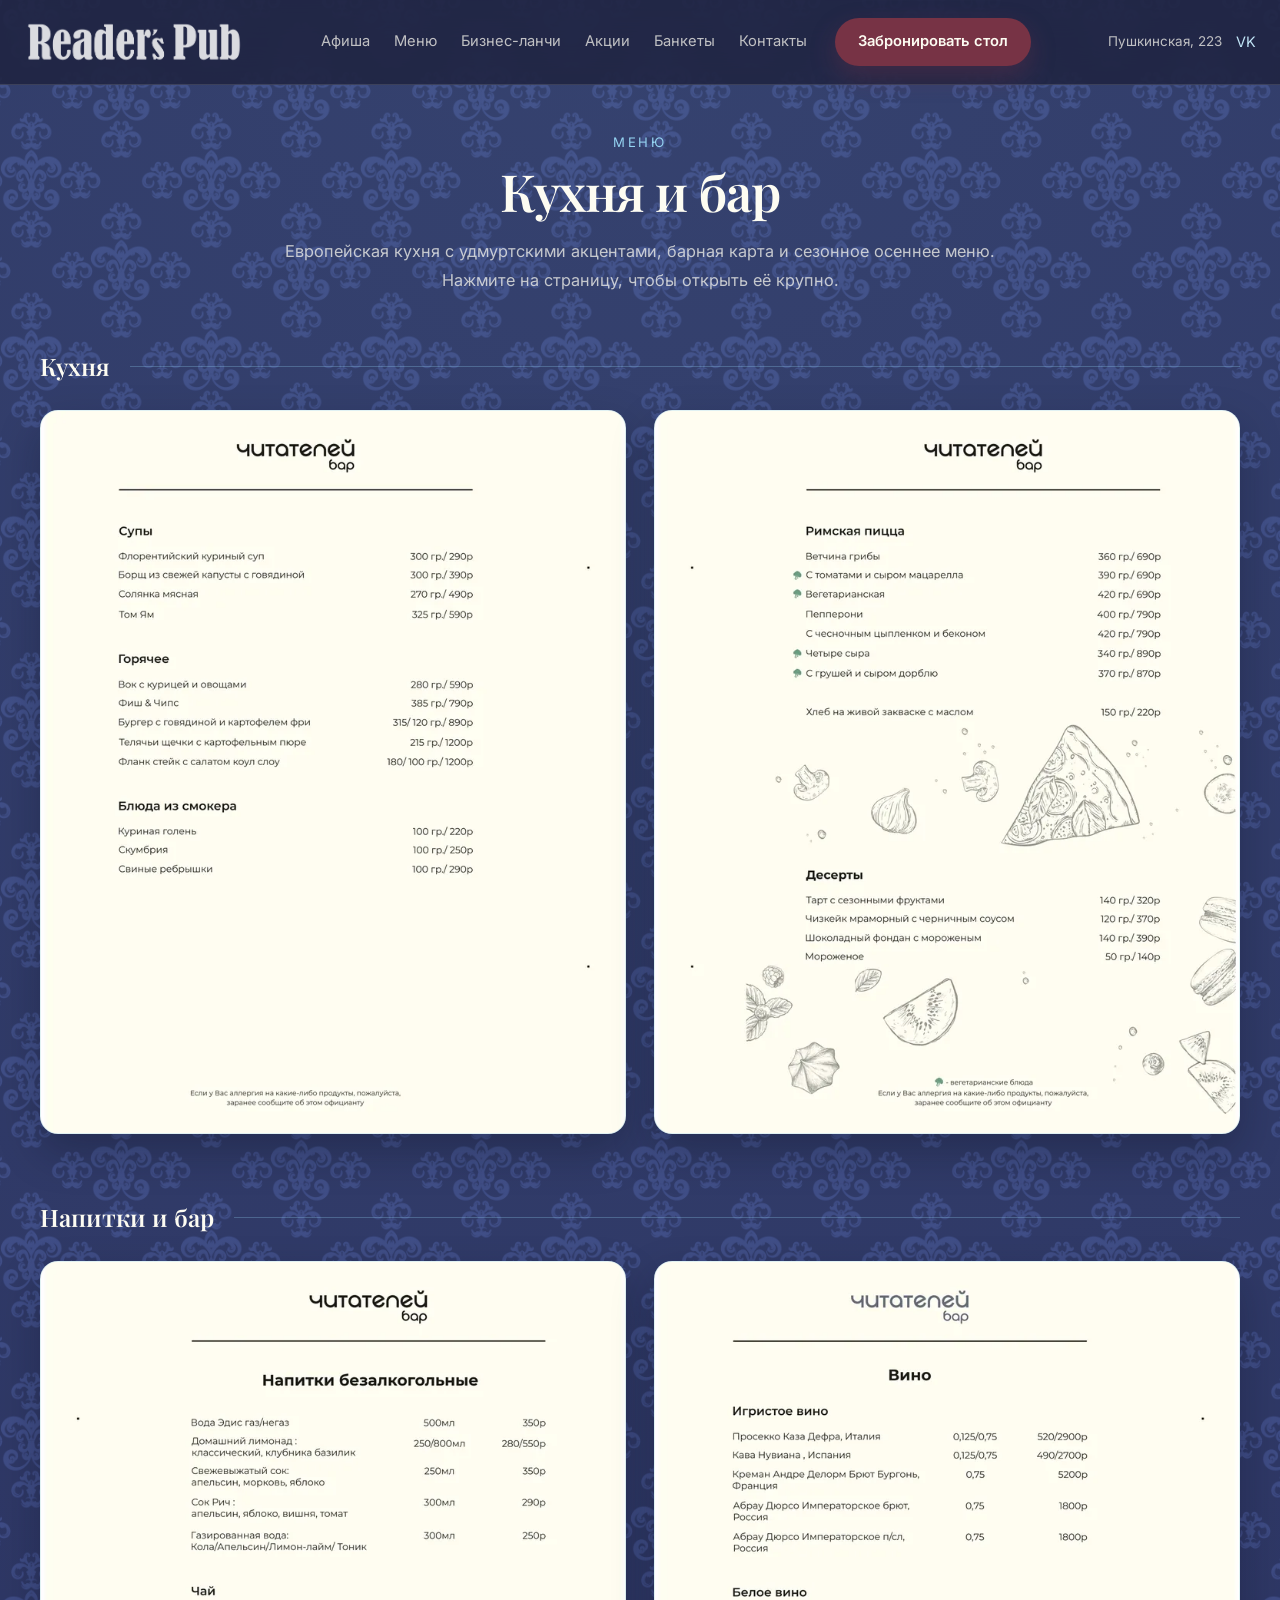
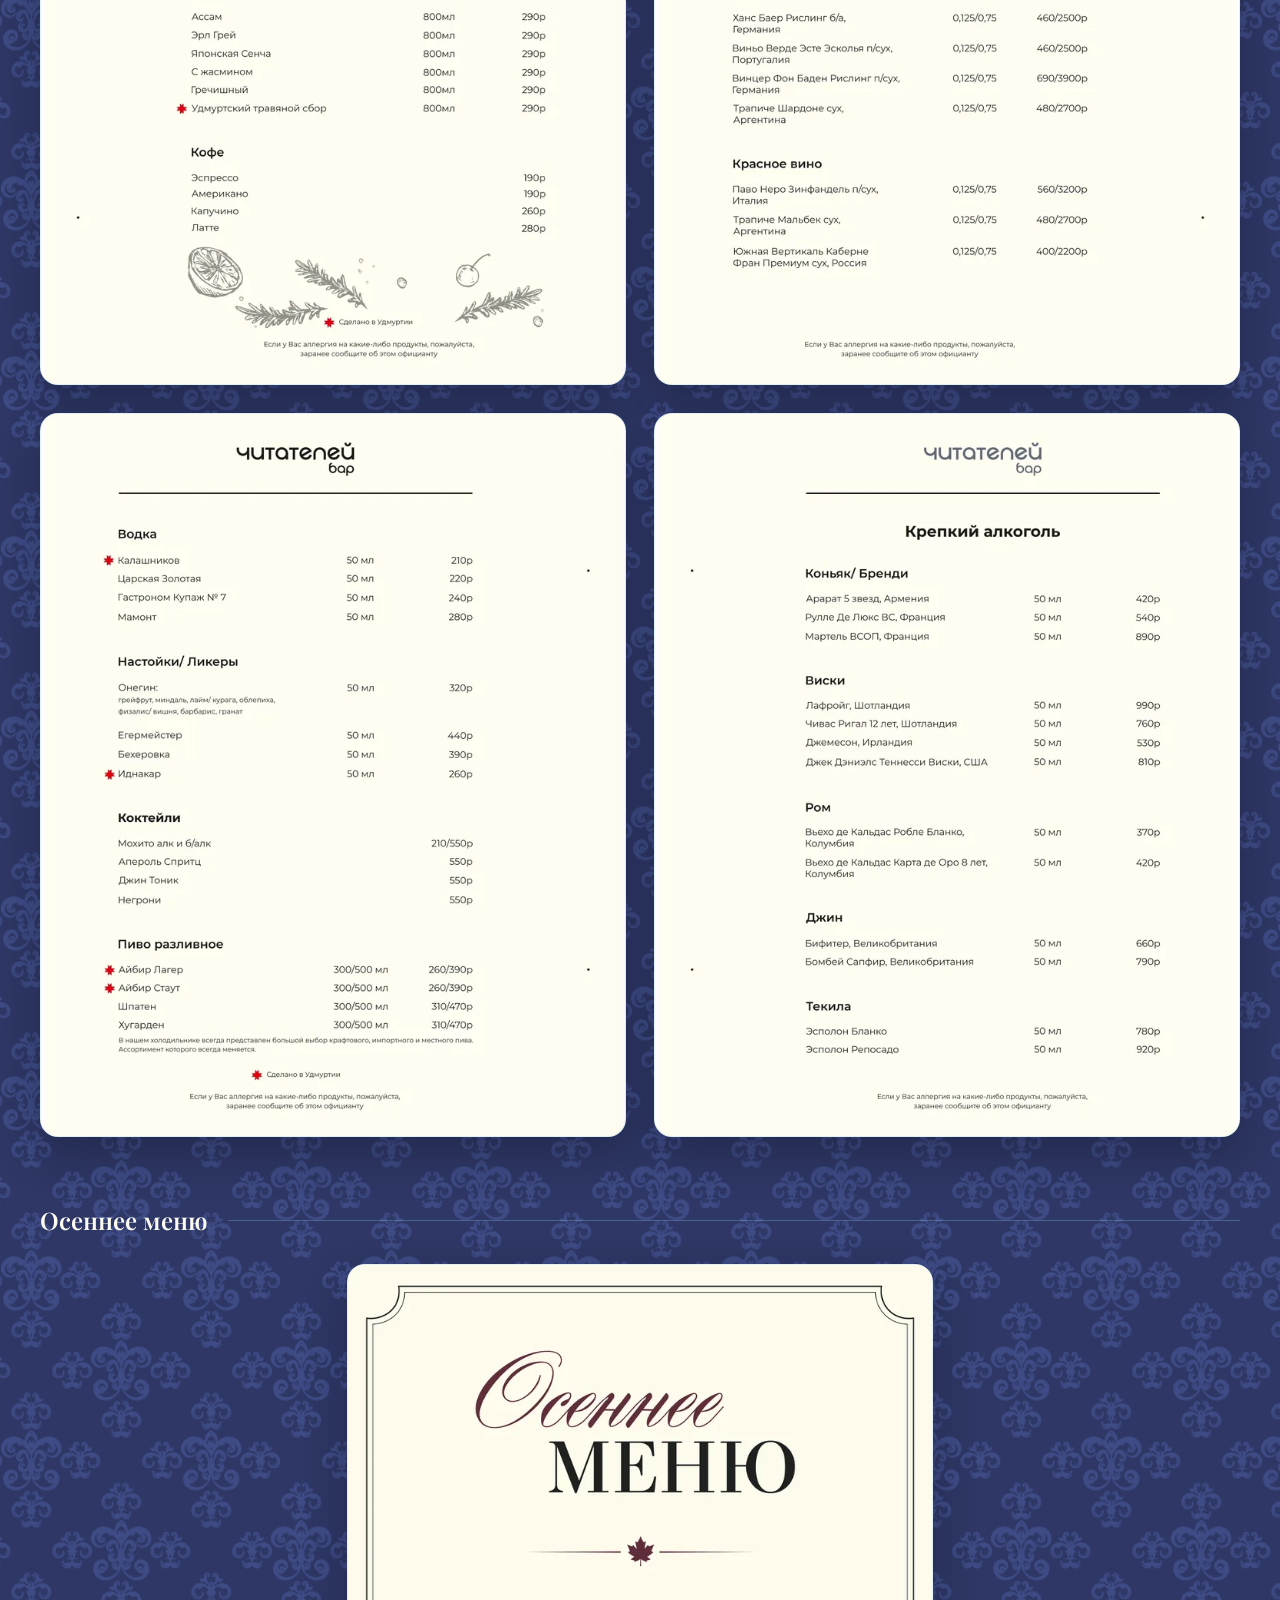
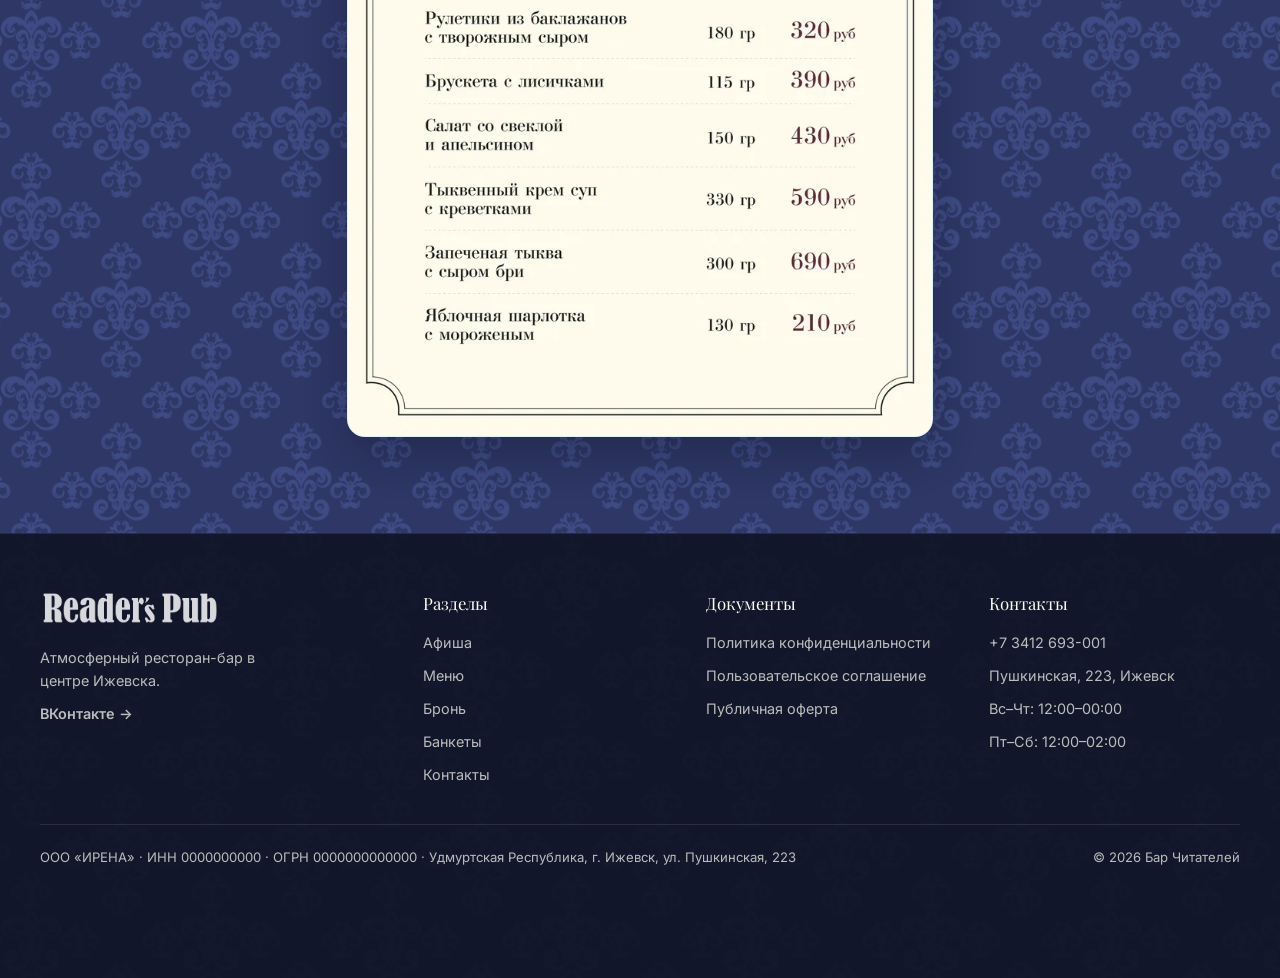
<file: readers-pub/menu.html>
<!DOCTYPE html>
<html lang="ru">
<head>
    <meta charset="UTF-8">
    <meta name="viewport" content="width=device-width, initial-scale=1.0">
    <title>Меню — Бар Читателей</title>
    <meta name="description" content="Меню Бара Читателей: кухня, барная карта и осеннее сезонное меню. Ижевск, Пушкинская, 223.">
    <link rel="stylesheet" href="styles.css?v=20261019-3">
    <link rel="preconnect" href="https://fonts.googleapis.com">
    <link rel="preconnect" href="https://fonts.gstatic.com" crossorigin>
    <link href="https://fonts.googleapis.com/css2?family=Playfair+Display:wght@400;600;700&amp;family=Inter:wght@300;400;500;600;700&amp;display=swap" rel="stylesheet">
</head>
<body>
    <header class="header">
        <div class="header-top">
            <a href="index.html" class="logo" aria-label="Бар Читателей">
                <img class="logo-mark" src="assets/logo-readers-word-white.png?v=20261019-3" alt="Reader's — ресторан">
            </a>
            <nav class="nav">
                <a href="index.html#card-afisha" class="nav-link">Афиша</a>
                <a href="menu.html" class="nav-link">Меню</a>
                <a href="biznes-lanchi.html" class="nav-link">Бизнес-ланчи</a>
                <a href="index.html#card-promo" class="nav-link">Акции</a>
                <a href="index.html#card-bankety" class="nav-link">Банкеты</a>
                <a href="index.html#contacts" class="nav-link">Контакты</a>
                <a href="bronirovaniestola.html" class="nav-cta">Забронировать стол</a>
            </nav>
            <div class="header-side">
                <span class="header-address" data-content="settings.address_short">Пушкинская, 223</span>
                <a href="https://vk.com/rspub" class="vk-link" target="_blank" rel="noopener">VK</a>
            </div>
            <button type="button" class="burger" id="burger" aria-label="Меню" aria-expanded="false" aria-controls="mobileNav">
                <span></span><span></span><span></span>
            </button>
        </div>
        <nav class="mobile-nav" id="mobileNav" hidden>
            <a href="index.html#card-afisha">Афиша</a>
            <a href="menu.html">Меню</a>
            <a href="biznes-lanchi.html">Бизнес-ланчи</a>
            <a href="index.html#card-promo">Акции</a>
            <a href="index.html#services">Банкеты</a>
            <a href="index.html#contacts">Контакты</a>
            <a href="bronirovaniestola.html" class="mobile-nav-cta">Забронировать стол</a>
        </nav>
    </header>

    <main>
        <!-- ============================================================
             МЕНЮ — СТРАНИЦЫ-СКАНЫ.
             Порядок: кухня → бар → сезонное меню.
             Как добавить/заменить страницу:
               1) положить .webp в assets/menu/ (основной ~1400px по ширине
                  и версия «-760.webp» для телефонов);
               2) скопировать блок <a class="scan"> ниже и поправить пути,
                  alt и размеры width/height.
             ============================================================ -->
        <section class="scan-menu">
            <div class="container">
                <div class="scan-menu-head">
                    <p class="section-eyebrow" data-content="menu.eyebrow">Меню</p>
                    <h1 class="display-title" data-content="menu.title">Кухня и бар</h1>
                    <p class="scan-menu-lead" data-content="menu.lead">Европейская кухня с удмуртскими акцентами, барная карта и сезонное осеннее меню. Нажмите на страницу, чтобы открыть её крупно.</p>
                </div>

                <div class="scan-group">
                    <h2 class="scan-group-title" id="kuhnya" data-content="menu.group_food">Кухня</h2>
                    <div class="scan-grid">
                        <a class="scan" data-photo="scan-food-1" data-photo-default href="assets/menu/menu-01-supy-goryachee-smoker.webp">
                            <img src="assets/menu/menu-01-supy-goryachee-smoker-760.webp"
                                 srcset="assets/menu/menu-01-supy-goryachee-smoker-760.webp 760w,
                                         assets/menu/menu-01-supy-goryachee-smoker.webp 1418w"
                                 sizes="(max-width: 860px) 100vw, 46vw"
                                 width="1418" height="1754"
                                 alt="Меню: супы, горячее, блюда из смокера"
                                 fetchpriority="high" decoding="async">
                            <span class="scan-zoom">Открыть крупно</span>
                        </a>
                        <a class="scan" data-photo="scan-food-2" data-photo-default href="assets/menu/menu-02-pizza-deserty.webp">
                            <img src="assets/menu/menu-02-pizza-deserty-760.webp"
                                 srcset="assets/menu/menu-02-pizza-deserty-760.webp 760w,
                                         assets/menu/menu-02-pizza-deserty.webp 1418w"
                                 sizes="(max-width: 860px) 100vw, 46vw"
                                 width="1418" height="1754"
                                 alt="Меню: римская пицца и десерты"
                                 loading="lazy" decoding="async">
                            <span class="scan-zoom">Открыть крупно</span>
                        </a>
                    </div>
                </div>

                <div class="scan-group">
                    <h2 class="scan-group-title" id="bar" data-content="menu.group_bar">Напитки и бар</h2>
                    <div class="scan-grid">
                        <a class="scan" data-photo="scan-drinks-1" data-photo-default href="assets/menu/menu-03-bezalkogolnye-chay-kofe.webp">
                            <img src="assets/menu/menu-03-bezalkogolnye-chay-kofe-760.webp"
                                 srcset="assets/menu/menu-03-bezalkogolnye-chay-kofe-760.webp 760w,
                                         assets/menu/menu-03-bezalkogolnye-chay-kofe.webp 1418w"
                                 sizes="(max-width: 860px) 100vw, 46vw"
                                 width="1418" height="1754"
                                 alt="Меню: безалкогольные напитки, чай, кофе"
                                 loading="lazy" decoding="async">
                            <span class="scan-zoom">Открыть крупно</span>
                        </a>
                        <a class="scan" data-photo="scan-drinks-2" data-photo-default href="assets/menu/menu-04-vino.webp">
                            <img src="assets/menu/menu-04-vino-760.webp"
                                 srcset="assets/menu/menu-04-vino-760.webp 760w,
                                         assets/menu/menu-04-vino.webp 1418w"
                                 sizes="(max-width: 860px) 100vw, 46vw"
                                 width="1418" height="1754"
                                 alt="Винная карта: игристое, белое, красное вино"
                                 loading="lazy" decoding="async">
                            <span class="scan-zoom">Открыть крупно</span>
                        </a>
                        <a class="scan" data-photo="scan-drinks-3" data-photo-default href="assets/menu/menu-05-vodka-kokteyli-pivo.webp">
                            <img src="assets/menu/menu-05-vodka-kokteyli-pivo-760.webp"
                                 srcset="assets/menu/menu-05-vodka-kokteyli-pivo-760.webp 760w,
                                         assets/menu/menu-05-vodka-kokteyli-pivo.webp 1418w"
                                 sizes="(max-width: 860px) 100vw, 46vw"
                                 width="1418" height="1754"
                                 alt="Барная карта: водка, настойки, коктейли, разливное пиво"
                                 loading="lazy" decoding="async">
                            <span class="scan-zoom">Открыть крупно</span>
                        </a>
                        <a class="scan" data-photo="scan-drinks-4" data-photo-default href="assets/menu/menu-06-krepkiy-alkogol.webp">
                            <img src="assets/menu/menu-06-krepkiy-alkogol-760.webp"
                                 srcset="assets/menu/menu-06-krepkiy-alkogol-760.webp 760w,
                                         assets/menu/menu-06-krepkiy-alkogol.webp 1418w"
                                 sizes="(max-width: 860px) 100vw, 46vw"
                                 width="1418" height="1754"
                                 alt="Крепкий алкоголь: коньяк, виски, ром, джин, текила"
                                 loading="lazy" decoding="async">
                            <span class="scan-zoom">Открыть крупно</span>
                        </a>
                    </div>
                </div>

                <div class="scan-group">
                    <h2 class="scan-group-title" id="osennee" data-content="menu.group_season">Осеннее меню</h2>
                    <div class="scan-grid scan-grid--single">
                        <a class="scan" data-photo="scan-season" data-photo-default href="assets/menu/menu-07-osennee-menyu.webp">
                            <img src="assets/menu/menu-07-osennee-menyu-760.webp"
                                 srcset="assets/menu/menu-07-osennee-menyu-760.webp 760w,
                                         assets/menu/menu-07-osennee-menyu.webp 1842w"
                                 sizes="(max-width: 860px) 100vw, 46vw"
                                 width="1842" height="2433"
                                 alt="Осеннее сезонное меню"
                                 loading="lazy" decoding="async">
                            <span class="scan-zoom">Открыть крупно</span>
                        </a>
                    </div>
                </div>
            </div>
        </section>
    </main>

    <footer class="footer">
        <div class="footer-content">
            <div class="footer-col footer-brand">
                <img class="footer-logo" src="assets/logo-readers-word-white.png?v=20261019-3" alt="Reader's — ресторан">
                <p data-content="footer.about">Атмосферный ресторан-бар в центре Ижевска.</p>
                <a href="https://vk.com/rspub" class="footer-social" target="_blank" rel="noopener">ВКонтакте →</a>
            </div>
            <div class="footer-col">
                <p class="footer-col-title">Разделы</p>
                <a href="index.html#card-afisha">Афиша</a>
                <a href="menu.html">Меню</a>
                <a href="bronirovaniestola.html">Бронь</a>
                <a href="index.html#services">Банкеты</a>
                <a href="index.html#contacts">Контакты</a>
            </div>
            <div class="footer-col">
                <p class="footer-col-title">Документы</p>
                <a href="privacy.html">Политика конфиденциальности</a>
                <a href="#">Пользовательское соглашение</a>
                <a href="#">Публичная оферта</a>
            </div>
            <div class="footer-col">
                <p class="footer-col-title">Контакты</p>
                <a href="tel:+73412693001" data-content="settings.phone_label">+7 3412 693-001</a>
                <span data-content="settings.address">Пушкинская, 223, Ижевск</span>
                <span data-content="settings.hours_weekday">Вс–Чт: 12:00–00:00</span>
                <span data-content="settings.hours_weekend">Пт–Сб: 12:00–02:00</span>
            </div>
        </div>
        <div class="footer-legal">
            <p class="footer-meta" data-content="footer.legal">ООО «ИРЕНА» · ИНН 0000000000 · ОГРН 0000000000000 · Удмуртская Республика, г. Ижевск, ул. Пушкинская, 223</p>
            <p class="footer-copy" data-content="footer.copyright">© 2026 Бар Читателей</p>
        </div>
    </footer>

    <div class="mobile-dock">
        <a href="tel:+73412693001">Позвонить</a>
        <a href="bronirovaniestola.html" class="mobile-dock-primary">Бронь</a>
        <a href="https://yandex.ru/maps/?text=Ижевск%2C%20Пушкинская%20223" target="_blank" rel="noopener">Маршрут</a>
    </div>

    <script>
    // Мобильное меню (бургер)
    (function () {
        var burger = document.getElementById('burger');
        var nav = document.getElementById('mobileNav');
        if (!burger || !nav) return;

        function setOpen(open) {
            nav.hidden = !open;
            burger.classList.toggle('is-open', open);
            burger.setAttribute('aria-expanded', open ? 'true' : 'false');
        }
        burger.addEventListener('click', function () {
            setOpen(nav.hidden);
        });
        nav.addEventListener('click', function (e) {
            if (e.target.tagName === 'A') setOpen(false);
        });
        window.addEventListener('resize', function () {
            if (window.innerWidth > 860 && !nav.hidden) setOpen(false);
        });
    })();
    </script>

    <script>
    // Крупный просмотр страницы меню: клик по скану → полноэкранный показ,
    // стрелки / свайп листают страницы, Esc закрывает.
    (function () {
        var scans = Array.prototype.slice.call(document.querySelectorAll('.scan'));
        if (!scans.length) return;

        var box = document.createElement('div');
        box.className = 'scan-lightbox';
        box.hidden = true;
        box.setAttribute('role', 'dialog');
        box.setAttribute('aria-modal', 'true');
        box.setAttribute('aria-label', 'Страница меню');
        box.innerHTML =
            '<img alt="">' +
            '<button type="button" class="scan-lb-btn scan-lb-prev" aria-label="Предыдущая страница">‹</button>' +
            '<button type="button" class="scan-lb-btn scan-lb-next" aria-label="Следующая страница">›</button>' +
            '<button type="button" class="scan-lb-btn scan-lb-close" aria-label="Закрыть">×</button>' +
            '<p class="scan-lb-count"></p>';
        document.body.appendChild(box);

        var pic = box.querySelector('img');
        var count = box.querySelector('.scan-lb-count');
        var index = 0;
        var lastFocus = null;

        function show(i) {
            index = (i + scans.length) % scans.length;
            var link = scans[index];
            pic.src = link.getAttribute('href');
            pic.alt = link.querySelector('img').alt;
            count.textContent = (index + 1) + ' / ' + scans.length;
            box.classList.remove('is-zoomed');
            box.scrollTop = 0;
            box.scrollLeft = 0;
        }

        // клик по самой странице — приблизить/отдалить
        pic.addEventListener('click', function () {
            var zoom = !box.classList.contains('is-zoomed');
            box.classList.toggle('is-zoomed', zoom);
            if (zoom) {
                box.scrollLeft = (box.scrollWidth - box.clientWidth) / 2;
            } else {
                box.scrollTop = 0;
                box.scrollLeft = 0;
            }
        });

        function open(i, trigger) {
            lastFocus = trigger || null;
            show(i);
            box.hidden = false;
            document.body.style.overflow = 'hidden';
            box.querySelector('.scan-lb-close').focus();
        }

        function close() {
            box.hidden = true;
            pic.removeAttribute('src');
            document.body.style.overflow = '';
            if (lastFocus) lastFocus.focus();
        }

        scans.forEach(function (link, i) {
            link.addEventListener('click', function (e) {
                e.preventDefault();
                open(i, link);
            });
        });

        box.querySelector('.scan-lb-prev').addEventListener('click', function () { show(index - 1); });
        box.querySelector('.scan-lb-next').addEventListener('click', function () { show(index + 1); });
        box.querySelector('.scan-lb-close').addEventListener('click', close);
        box.addEventListener('click', function (e) {
            if (e.target === box) close();
        });

        document.addEventListener('keydown', function (e) {
            if (box.hidden) return;
            if (e.key === 'Escape') close();
            if (e.key === 'ArrowLeft') show(index - 1);
            if (e.key === 'ArrowRight') show(index + 1);
        });

        // свайп влево/вправо на телефоне
        var x0 = null, y0 = null;
        box.addEventListener('touchstart', function (e) {
            x0 = e.touches[0].clientX;
            y0 = e.touches[0].clientY;
        }, { passive: true });
        box.addEventListener('touchend', function (e) {
            if (x0 === null) return;
            var dx = e.changedTouches[0].clientX - x0;
            var dy = e.changedTouches[0].clientY - y0;
            if (Math.abs(dx) > 60 && Math.abs(dx) > Math.abs(dy)) {
                show(index + (dx < 0 ? 1 : -1));
            }
            x0 = y0 = null;
        }, { passive: true });
    })();
    </script>
    <script src="content-loader.js?v=20261007-4"></script>
</body>
</html>
</file>
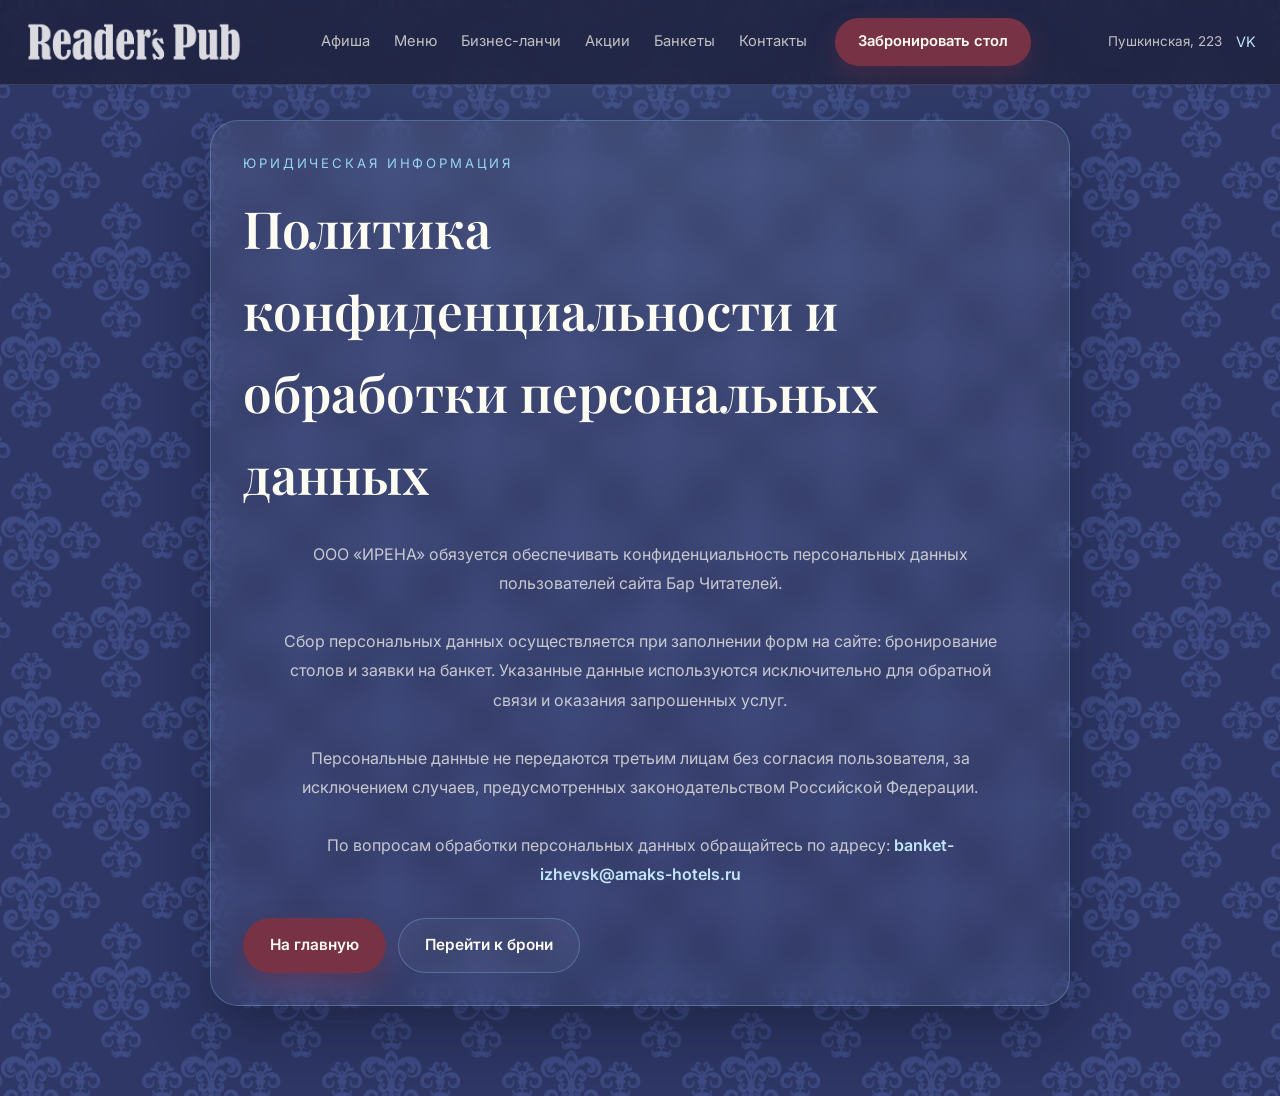
<file: readers-pub/privacy.html>
<!DOCTYPE html>
<html lang="ru">
<head>
    <meta charset="UTF-8">
    <meta name="viewport" content="width=device-width, initial-scale=1.0">
    <title>Политика конфиденциальности — Бар Читателей</title>
    <link rel="stylesheet" href="styles.css?v=20261019-3">
    <link rel="preconnect" href="https://fonts.googleapis.com">
    <link rel="preconnect" href="https://fonts.gstatic.com" crossorigin>
    <link href="https://fonts.googleapis.com/css2?family=Playfair+Display:wght@400;600;700&amp;family=Inter:wght@300;400;500;600;700&amp;display=swap" rel="stylesheet">
</head>
<body>
    <header class="header">
        <div class="header-top">
            <a href="index.html" class="logo" aria-label="Бар Читателей">
                <img class="logo-mark" src="assets/logo-readers-word-white.png?v=20261019-3" alt="Reader's — ресторан">
            </a>
            <nav class="nav">
                <a href="index.html#card-afisha" class="nav-link">Афиша</a>
                <a href="menu.html" class="nav-link">Меню</a>
                <a href="biznes-lanchi.html" class="nav-link">Бизнес-ланчи</a>
                <a href="index.html#promo" class="nav-link">Акции</a>
                <a href="index.html#services" class="nav-link">Банкеты</a>
                <a href="index.html#contacts" class="nav-link">Контакты</a>
                <a href="bronirovaniestola.html" class="nav-cta">Забронировать стол</a>
            </nav>
            <div class="header-side">
                <span class="header-address" data-content="settings.address_short">Пушкинская, 223</span>
                <a href="https://vk.com/rspub" class="vk-link" target="_blank" rel="noopener">VK</a>
            </div>
            <button type="button" class="burger" id="burger" aria-label="Меню" aria-expanded="false" aria-controls="mobileNav">
                <span></span><span></span><span></span>
            </button>
        </div>
        <nav class="mobile-nav" id="mobileNav" hidden>
            <a href="index.html#card-afisha">Афиша</a>
            <a href="menu.html">Меню</a>
            <a href="biznes-lanchi.html">Бизнес-ланчи</a>
            <a href="index.html#promo">Акции</a>
            <a href="index.html#services">Банкеты</a>
            <a href="index.html#contacts">Контакты</a>
        </nav>
    </header>

    <main class="menu-page">
        <div class="container" style="max-width: 860px;">
            <div class="surface-card" style="padding: 32px;">
                <p class="section-eyebrow">Юридическая информация</p>
                <h1 style="text-align:left; margin-bottom:24px;">Политика конфиденциальности и обработки персональных данных</h1>
                <p class="section-text">
                    ООО «ИРЕНА» обязуется обеспечивать конфиденциальность персональных данных пользователей сайта Бар Читателей.
                </p>
                <p class="section-text" style="margin-top:16px;">
                    Сбор персональных данных осуществляется при заполнении форм на сайте: бронирование столов и заявки на банкет.
                    Указанные данные используются исключительно для обратной связи и оказания запрошенных услуг.
                </p>
                <p class="section-text" style="margin-top:16px;">
                    Персональные данные не передаются третьим лицам без согласия пользователя, за исключением случаев,
                    предусмотренных законодательством Российской Федерации.
                </p>
                <p class="section-text" style="margin-top:16px;">
                    По вопросам обработки персональных данных обращайтесь по адресу:
                    <a href="mailto:banket-izhevsk@amaks-hotels.ru" class="text-link">banket-izhevsk@amaks-hotels.ru</a>
                </p>
                <div class="contact-actions" style="margin-top:24px;">
                    <a href="index.html" class="btn-primary">На главную</a>
                    <a href="bronirovaniestola.html" class="btn-secondary">Перейти к брони</a>
                </div>
            </div>
        </div>
    </main>

    <div class="mobile-dock">
        <a href="tel:+73412693001">Позвонить</a>
        <a href="bronirovaniestola.html" class="mobile-dock-primary">Бронь</a>
        <a href="https://yandex.ru/maps/?text=Ижевск%2C%20Пушкинская%20223" target="_blank" rel="noopener">Маршрут</a>
    </div>
    <script>
    // Мобильное меню (бургер)
    (function () {
        var burger = document.getElementById('burger');
        var nav = document.getElementById('mobileNav');
        if (!burger || !nav) return;

        function setOpen(open) {
            nav.hidden = !open;
            burger.classList.toggle('is-open', open);
            burger.setAttribute('aria-expanded', open ? 'true' : 'false');
        }
        burger.addEventListener('click', function () { setOpen(nav.hidden); });
        nav.addEventListener('click', function (e) {
            if (e.target.tagName === 'A') setOpen(false);
        });
        window.addEventListener('resize', function () {
            if (window.innerWidth > 860 && !nav.hidden) setOpen(false);
        });
    })();
    </script>
    <script src="content-loader.js?v=20261007-4"></script>
</body>
</html>
</file>
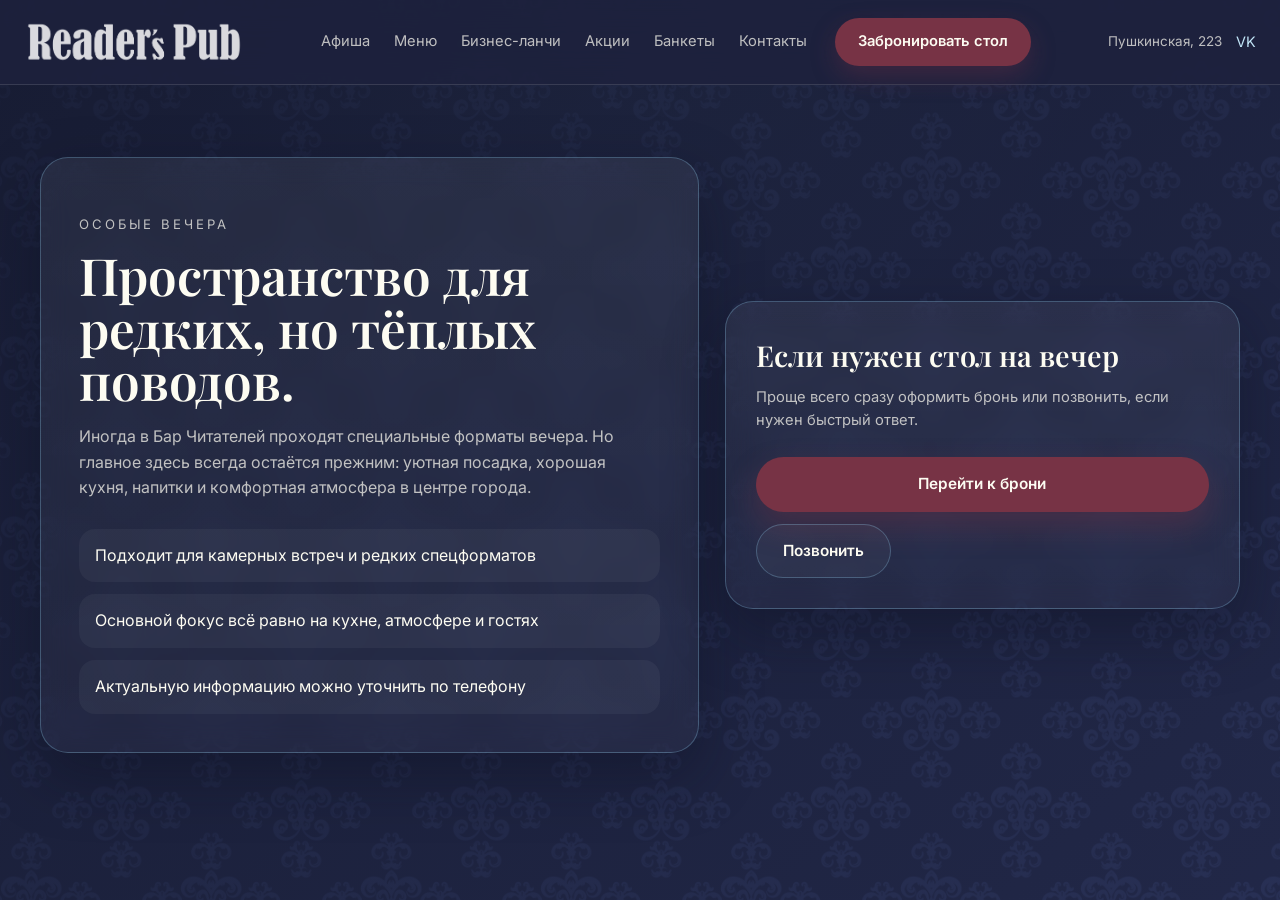
<file: readers-pub/standup.html>
<!DOCTYPE html>
<html lang="ru">
<head>
    <meta charset="UTF-8">
    <meta name="viewport" content="width=device-width, initial-scale=1.0">
    <title>Особые вечера — Бар Читателей</title>
    <meta name="description" content="Бар Читателей — атмосфера для особых вечеров, частных встреч и уютных событий в центре Ижевска.">
    <link rel="stylesheet" href="styles.css?v=20261019-3">
    <link rel="preconnect" href="https://fonts.googleapis.com">
    <link rel="preconnect" href="https://fonts.gstatic.com" crossorigin>
    <link href="https://fonts.googleapis.com/css2?family=Playfair+Display:wght@400;600;700&amp;family=Inter:wght@300;400;500;600;700&amp;display=swap" rel="stylesheet">
</head>
<body>
    <header class="header">
        <div class="header-top">
            <a href="index.html" class="logo" aria-label="Бар Читателей">
                <img class="logo-mark" src="assets/logo-readers-word-white.png?v=20261019-3" alt="Reader's — ресторан">
            </a>
            <nav class="nav">
                <a href="index.html#card-afisha" class="nav-link">Афиша</a>
                <a href="menu.html" class="nav-link">Меню</a>
                <a href="biznes-lanchi.html" class="nav-link">Бизнес-ланчи</a>
                <a href="index.html#promo" class="nav-link">Акции</a>
                <a href="index.html#services" class="nav-link">Банкеты</a>
                <a href="index.html#contacts" class="nav-link">Контакты</a>
                <a href="bronirovaniestola.html" class="nav-cta">Забронировать стол</a>
            </nav>
            <div class="header-side">
                <span class="header-address" data-content="settings.address_short">Пушкинская, 223</span>
                <a href="https://vk.com/rspub" class="vk-link" target="_blank" rel="noopener">VK</a>
            </div>
            <button type="button" class="burger" id="burger" aria-label="Меню" aria-expanded="false" aria-controls="mobileNav">
                <span></span><span></span><span></span>
            </button>
        </div>
        <nav class="mobile-nav" id="mobileNav" hidden>
            <a href="index.html#card-afisha">Афиша</a>
            <a href="menu.html">Меню</a>
            <a href="biznes-lanchi.html">Бизнес-ланчи</a>
            <a href="index.html#promo">Акции</a>
            <a href="index.html#services">Банкеты</a>
            <a href="index.html#contacts">Контакты</a>
        </nav>
    </header>

    <main class="page-booking">
        <div class="booking-page-bg"></div>
        <div class="container booking-layout">
            <section class="booking-info surface-card">
                <p class="section-eyebrow">Особые вечера</p>
                <h1>Пространство для редких, но тёплых поводов.</h1>
                <p>
                    Иногда в Бар Читателей проходят специальные форматы вечера. Но главное здесь всегда остаётся прежним:
                    уютная посадка, хорошая кухня, напитки и комфортная атмосфера в центре города.
                </p>
                <div class="booking-meta">
                    <div>Подходит для камерных встреч и редких спецформатов</div>
                    <div>Основной фокус всё равно на кухне, атмосфере и гостях</div>
                    <div>Актуальную информацию можно уточнить по телефону</div>
                </div>
            </section>

            <section class="booking-form surface-card">
                <h2>Если нужен стол на вечер</h2>
                <p class="opening-hint">Проще всего сразу оформить бронь или позвонить, если нужен быстрый ответ.</p>
                <div class="contact-actions">
                    <a href="bronirovaniestola.html" class="btn-primary">Перейти к брони</a>
                    <a href="tel:+73412693001" class="btn-secondary">Позвонить</a>
                </div>
            </section>
        </div>
    </main>

    <div class="mobile-dock">
        <a href="tel:+73412693001">Позвонить</a>
        <a href="bronirovaniestola.html" class="mobile-dock-primary">Бронь</a>
        <a href="https://yandex.ru/maps/?text=Ижевск%2C%20Пушкинская%20223" target="_blank" rel="noopener">Маршрут</a>
    </div>
    <script>
    // Мобильное меню (бургер)
    (function () {
        var burger = document.getElementById('burger');
        var nav = document.getElementById('mobileNav');
        if (!burger || !nav) return;

        function setOpen(open) {
            nav.hidden = !open;
            burger.classList.toggle('is-open', open);
            burger.setAttribute('aria-expanded', open ? 'true' : 'false');
        }
        burger.addEventListener('click', function () { setOpen(nav.hidden); });
        nav.addEventListener('click', function (e) {
            if (e.target.tagName === 'A') setOpen(false);
        });
        window.addEventListener('resize', function () {
            if (window.innerWidth > 860 && !nav.hidden) setOpen(false);
        });
    })();
    </script>
    <script src="content-loader.js?v=20261007-4"></script>
</body>
</html>
</file>
<file: readers-pub/styles.css>
@font-face {
    font-family: 'Hogarth Script';
    src: url('assets/fonts/hogarth-script.ttf') format('truetype');
    font-weight: 400;
    font-style: normal;
    font-display: swap;
}

:root {
    /* Бренд «Бар Читателей» */
    --navy: #2B3155;
    --navy-deep: #232845;
    --navy-panel: #363C63;
    --ink: #2B2A29;
    --cream: #FDFCF2;
    --wine: #773345;
    --wine-soft: #8f4257;
    --sky: #95D4F2;

    --bg-deep: #232845;
    --bg-forest: #2B3155;
    --bg-olive: #363C63;
    --bg-soft: #FDFCF2;
    --bg-soft-2: #F1ECDD;
    --surface: rgba(43, 49, 85, 0.72);
    --surface-strong: rgba(30, 34, 62, 0.92);
    --surface-light: rgba(255, 255, 255, 0.07);
    --border: rgba(149, 212, 242, 0.28);
    --border-strong: rgba(149, 212, 242, 0.5);
    --accent: #95D4F2;
    --accent-soft: #C2E6F8;
    --text-main: #FDFCF2;
    --text-muted: rgba(253, 252, 242, 0.72);
    --text-dark: #2B2A29;
    --success: #9BD1A0;
    --danger: #E59685;
    --shadow: 0 24px 60px rgba(10, 14, 30, 0.38);
    --radius-lg: 28px;
    --radius-md: 18px;
    --radius-sm: 12px;
    --container: 1200px;
    --color-dark: var(--bg-deep);
    --color-dark-green: var(--bg-forest);
    --color-green: var(--bg-olive);
    --color-green-light: #3A4066;
    --color-gold: var(--accent);
    --color-gold-light: var(--accent-soft);
    --color-text: var(--text-main);
    --color-white: var(--text-main);
}

* {
    margin: 0;
    padding: 0;
    box-sizing: border-box;
}

html {
    scroll-behavior: smooth;
}

body {
    font-family: 'Inter', system-ui, sans-serif;
    background-color: #2B3155;
    background-image:
        radial-gradient(circle at 50% 0%, rgba(149, 212, 242, 0.07), transparent 42%),
        url('assets/bg-pattern-navy.png?v=20260901-1');
    background-size: auto, 540px auto;
    background-repeat: no-repeat, repeat;
    background-position: center top, center top;
    color: var(--text-main);
    line-height: 1.6;
    overflow-x: hidden;
}

html.has-motion {
    scroll-behavior: smooth;
}

img {
    display: block;
    max-width: 100%;
    height: auto;
}

a {
    color: inherit;
}

h1, h2, h3, h4 {
    font-family: 'Playfair Display', serif;
    font-weight: 600;
}

main {
    position: relative;
}

.container {
    width: min(var(--container), calc(100% - 48px));
    margin: 0 auto;
}

.section-shell {
    padding: 110px 0;
}

.surface-card {
    background: linear-gradient(180deg, rgba(255, 255, 255, 0.06), rgba(255, 255, 255, 0.03));
    border: 1px solid var(--border);
    border-radius: var(--radius-lg);
    box-shadow: var(--shadow);
    backdrop-filter: blur(14px);
}

.section-eyebrow {
    margin-bottom: 14px;
    color: var(--accent);
    font-size: 0.82rem;
    letter-spacing: 0.22em;
    text-transform: uppercase;
}

.display-title {
    font-size: clamp(2rem, 4vw, 3.75rem);
    line-height: 1.05;
    letter-spacing: -0.02em;
}

.lead-text {
    margin-top: 24px;
    max-width: 640px;
    color: var(--text-muted);
    font-size: 1.05rem;
    line-height: 1.9;
}

.mobile-copy {
    display: none;
}

.mobile-section-intro,
.mobile-section-toggle {
    display: none;
}

.story-grid > .mobile-section-panel,
.gallery-grid > .mobile-section-panel,
.banquet-grid > .mobile-section-panel {
    display: contents;
}

@media (prefers-reduced-motion: no-preference) {
    .has-motion [data-reveal] {
        opacity: 0;
        transform: translate3d(0, 22px, 0) scale(0.985);
        filter: blur(3px);
        transition:
            opacity 720ms cubic-bezier(0.22, 1, 0.36, 1),
            transform 820ms cubic-bezier(0.22, 1, 0.36, 1),
            filter 820ms cubic-bezier(0.22, 1, 0.36, 1);
        transition-delay: var(--reveal-delay, 0ms);
        will-change: opacity, transform, filter;
    }

    .has-motion [data-reveal].is-visible {
        opacity: 1;
        transform: translate3d(0, 0, 0) scale(1);
        filter: blur(0);
    }

    .has-motion [data-reveal="soft"] {
        transform: translate3d(0, 16px, 0) scale(0.992);
    }

    .has-motion .hero-copy[data-reveal],
    .has-motion .booking-info[data-reveal] {
        transform: translate3d(0, 26px, 0) scale(0.985);
    }

    .has-motion .hero-panel[data-reveal],
    .has-motion .booking-form[data-reveal],
    .has-motion .banquet-form-shell[data-reveal] {
        transform: translate3d(0, 24px, 0) scale(0.98);
    }

    .has-motion .gallery-photo[data-reveal],
    .has-motion .signature-card[data-reveal] {
        transform: translate3d(0, 28px, 0) scale(0.978);
    }

    .has-motion .hero-copy > *,
    .has-motion .kitchen-showcase-copy > *,
    .has-motion .bar-showcase-copy > * {
        opacity: 0;
        transform: translate3d(0, 18px, 0);
        filter: blur(2px);
        transition:
            opacity 760ms cubic-bezier(0.22, 1, 0.36, 1),
            transform 860ms cubic-bezier(0.22, 1, 0.36, 1),
            filter 860ms cubic-bezier(0.22, 1, 0.36, 1);
        transition-delay: calc(var(--reveal-delay, 0ms) + var(--text-stagger, 0ms));
        will-change: opacity, transform, filter;
    }

    .has-motion .hero-copy.is-visible > *,
    .has-motion .kitchen-showcase-copy.is-visible > *,
    .has-motion .bar-showcase-copy.is-visible > * {
        opacity: 1;
        transform: translate3d(0, 0, 0);
        filter: blur(0);
    }

    .has-motion .hero-copy > :nth-child(1),
    .has-motion .kitchen-showcase-copy > :nth-child(1),
    .has-motion .bar-showcase-copy > :nth-child(1) {
        --text-stagger: 70ms;
    }

    .has-motion .hero-copy > :nth-child(2),
    .has-motion .kitchen-showcase-copy > :nth-child(2),
    .has-motion .bar-showcase-copy > :nth-child(2) {
        --text-stagger: 140ms;
    }

    .has-motion .hero-copy > :nth-child(3),
    .has-motion .kitchen-showcase-copy > :nth-child(3),
    .has-motion .bar-showcase-copy > :nth-child(3) {
        --text-stagger: 210ms;
    }

    .has-motion .hero-copy > :nth-child(4),
    .has-motion .kitchen-showcase-copy > :nth-child(4),
    .has-motion .bar-showcase-copy > :nth-child(4) {
        --text-stagger: 280ms;
    }

    .has-motion .hero-copy > :nth-child(5),
    .has-motion .kitchen-showcase-copy > :nth-child(5),
    .has-motion .bar-showcase-copy > :nth-child(5) {
        --text-stagger: 350ms;
    }
}

.section-title {
    font-size: clamp(1.8rem, 4vw, 3rem);
    line-height: 1.08;
}

.section-subtitle {
    color: var(--accent);
    letter-spacing: 0.18em;
    text-transform: uppercase;
    font-size: 0.82rem;
}

.section-text {
    color: var(--text-muted);
    font-size: 1rem;
    line-height: 1.85;
}

.welcome,
.interior,
.menu-section,
.services,
.contacts,
.veranda {
    position: relative;
    padding: 96px 0;
}

.welcome-bg,
.interior-bg,
.menu-bg {
    background-size: cover;
    background-position: center;
}

.section-heading {
    max-width: 760px;
    margin-bottom: 42px;
}

.section-heading.centered {
    margin-left: auto;
    margin-right: auto;
    text-align: center;
}

.section-actions {
    margin-top: 32px;
    display: flex;
    justify-content: center;
}

.btn-primary,
.btn-secondary {
    display: inline-flex;
    align-items: center;
    justify-content: center;
    min-height: 52px;
    padding: 14px 26px;
    border-radius: 999px;
    text-decoration: none;
    font-weight: 600;
    font-size: 0.96rem;
    transition: transform 0.25s ease, border-color 0.25s ease, background 0.25s ease, color 0.25s ease;
    cursor: pointer;
    border: 1px solid transparent;
}

.btn-primary {
    background: var(--wine);
    color: var(--cream);
    box-shadow: 0 14px 30px rgba(119, 51, 69, 0.38);
}

.btn-primary:hover {
    background: var(--wine-soft);
}

.btn-secondary {
    color: var(--text-main);
    background: rgba(255, 255, 255, 0.04);
    border-color: var(--border);
}

.btn-primary:hover,
.btn-secondary:hover {
    transform: translateY(-2px);
}

.btn-secondary:hover {
    border-color: var(--border-strong);
    background: rgba(255, 255, 255, 0.08);
}

.text-link {
    color: var(--accent-soft);
    text-decoration: none;
    font-weight: 600;
}

.text-link:hover {
    text-decoration: underline;
}

/* Header */
.header {
    position: fixed;
    inset: 0 0 auto;
    z-index: 1000;
    background: rgba(30, 34, 62, 0.82);
    border-bottom: 1px solid rgba(253, 252, 242, 0.12);
    backdrop-filter: blur(18px);
}

.header-top {
    width: min(1380px, calc(100% - 48px));
    margin: 0 auto;
    padding: 18px 0;
    display: flex;
    align-items: center;
    justify-content: space-between;
    gap: 20px;
}

.logo {
    display: inline-flex;
    align-items: center;
    justify-content: center;
    flex: 0 0 auto;
    text-decoration: none;
    line-height: 0;
}

.logo-mark {
    display: block;
    width: auto;
    height: 44px;
    max-width: min(300px, 48vw);
}


.nav {
    display: flex;
    align-items: center;
    gap: 24px;
}

.nav-link {
    text-decoration: none;
    color: var(--text-muted);
    font-size: 0.92rem;
}

.nav-link:hover {
    color: var(--text-main);
}

.btn-booking {
    padding: 10px 18px;
    border-radius: 999px;
    background: rgba(149, 212, 242, 0.14);
    border: 1px solid rgba(149, 212, 242, 0.34);
    color: var(--text-main);
}

/* Акцентная кнопка в верхнем баре — винная, как основные кнопки сайта */
.nav-cta {
    margin-left: 4px;
    padding: 11px 22px;
    border-radius: 999px;
    border: 1px solid transparent;
    background: var(--wine);
    color: var(--cream);
    text-decoration: none;
    font-size: 0.92rem;
    font-weight: 600;
    white-space: nowrap;
    box-shadow: 0 10px 24px rgba(119, 51, 69, 0.34);
    transition: background 0.25s ease, transform 0.25s ease, box-shadow 0.25s ease;
}

.nav-cta:hover,
.nav-cta:focus-visible {
    background: var(--wine-soft);
    color: var(--cream);
    transform: translateY(-1px);
    box-shadow: 0 14px 30px rgba(119, 51, 69, 0.46);
}

/* Узкий десктоп: кнопка «Забронировать стол» заняла место, поэтому
   поджимаем меню и убираем адрес — иначе шапка переносится на две строки */
@media (min-width: 861px) and (max-width: 1150px) {
    .nav { gap: 15px; }
    .nav-link { font-size: 0.86rem; }
    .nav-cta { margin-left: 0; padding: 9px 16px; font-size: 0.86rem; }
    .header-address { display: none; }
}

.vk-link {
    text-decoration: none;
    color: var(--accent-soft);
    font-size: 0.9rem;
}

.header-side {
    display: flex;
    align-items: center;
    gap: 14px;
}

.header-address {
    color: var(--text-muted);
    font-size: 0.84rem;
    white-space: nowrap;
}

.vk-link:hover {
    color: var(--text-main);
}

/* Hero */
.hero {
    position: relative;
    min-height: 100vh;          /* фолбэк для старых браузеров */
    min-height: 100svh;         /* не прыгает при скрытии адресной строки */
    padding: 140px 0 90px;
    display: flex;
    align-items: center;
    overflow: hidden;
}

.hero-bg,
.veranda-bg {
    position: absolute;
    inset: 0;
    background-size: cover;
    background-position: center;
}

/* Слои фото hero: кроссфейд между кадрами.
   Пока баннеров нет — контейнер даёт ровный серый фон-заглушку. */
.hero-photos {
    position: absolute;
    inset: 0;
    overflow: hidden;
}
.hero-photo {
    position: absolute;
    inset: 0;
    opacity: 0;
    transition: opacity 0.8s ease;
}
.hero-photo.is-active { opacity: 1; }

/* Вертикальный баннер телефона — отдельная позиция, на ПК не показывается */
.hero-photo-mobile { display: none; }
.hero-photo img {
    width: 100%;
    height: 100%;
    object-fit: cover;
    object-position: center;
    display: block;
}

/* Затемнение поверх фото — чтобы текст читался на любом кадре */
.hero-scrim {
    position: absolute;
    inset: 0;
    background: linear-gradient(180deg,
        rgba(10, 10, 14, 0.40) 0%,
        rgba(10, 10, 14, 0.34) 45%,
        rgba(10, 10, 14, 0.66) 100%);
}

.hero-bg,
.hero-overlay {
    display: none;
}

/* Тень под текстом hero — читаемость поверх фото без цветной подложки */
.hero-title,
.hero-description { text-shadow: 0 2px 20px rgba(6, 8, 16, 0.72); }

/* Слайдер hero всегда по центру — на любой ширине, а не только на ПК.
   (Ниже 641px слайдер скрыт, там своя мобильная навигация.) */
.hero-grid {
    position: relative;
    z-index: 1;
    display: grid;
    grid-template-columns: minmax(0, 1fr);
    justify-items: center;
    gap: 0;
    align-items: end;
}

.hero-copy {
    max-width: 860px;
    margin: 0 auto;
    text-align: center;
}

.hero-description {
    margin-left: auto;
    margin-right: auto;
}

.hero-actions,
.hero-highlights,
.hero-controls {
    justify-content: center;
}

.hero-kicker {
    margin-bottom: 18px;
    color: var(--accent-soft);
    font-size: 0.84rem;
    letter-spacing: 0.22em;
    text-transform: uppercase;
}

.hero-title {
    font-size: clamp(2.9rem, 6vw, 5.8rem);
    line-height: 0.96;
    letter-spacing: -0.04em;
    text-wrap: balance;
}

.hero-description {
    margin-top: 26px;
    max-width: 640px;
    color: rgba(248, 243, 232, 0.84);
    font-size: 1.08rem;
    line-height: 1.9;
}

.hero-actions {
    margin-top: 34px;
    display: flex;
    gap: 14px;
    flex-wrap: wrap;
}

.hero-highlights {
    margin-top: 34px;
    display: grid;
    grid-template-columns: repeat(4, minmax(0, 1fr));
    gap: 12px;
    width: 100%;
    max-width: 860px;
}

.highlight-chip {
    display: grid;
    gap: 6px;
    min-height: 82px;
    padding: 16px 18px;
    border-radius: 20px;
    background: rgba(24, 28, 50, 0.52);
    border: 1px solid rgba(149, 212, 242, 0.14);
    box-shadow: 0 18px 36px rgba(0, 0, 0, 0.18);
    color: var(--text-main);
    font-size: 0.9rem;
    text-decoration: none;
    text-align: left;
    backdrop-filter: blur(10px);
}

.highlight-value {
    display: block;
    font-weight: 700;
    font-size: 1.02rem;
    line-height: 1.2;
}

.highlight-note {
    display: block;
    color: rgba(248, 243, 232, 0.72);
    font-size: 0.88rem;
    line-height: 1.35;
}

.hero-panel {
    padding: 28px;
}

.panel-label {
    margin-bottom: 18px;
    color: var(--text-muted);
    font-size: 0.92rem;
}

.hero-moments {
    display: grid;
    gap: 14px;
}

.moment-card {
    padding: 18px;
    border-radius: 20px;
    background: rgba(255, 255, 255, 0.04);
    border: 1px solid rgba(255, 255, 255, 0.07);
}

.moment-number {
    color: var(--accent);
    font-size: 0.82rem;
    letter-spacing: 0.2em;
    text-transform: uppercase;
}

.moment-card h2 {
    margin-top: 10px;
    font-size: 1.35rem;
}

.moment-card p {
    margin-top: 8px;
    color: var(--text-muted);
    font-size: 0.94rem;
}

.mobile-quick-actions {
    display: none;
}

/* Story */
.story-section {
    position: relative;
    isolation: isolate;
    padding-top: 70px;
    overflow: hidden;
}

.story-section::before,
.story-section::after {
    content: '';
    position: absolute;
    inset: 0;
    pointer-events: none;
}

.story-section::before {
    z-index: -2;
    background: url('assets/sections-bg.webp?v=20260405-6') center center / cover no-repeat;
}

.story-section::after {
    z-index: -1;
    background:
        radial-gradient(circle at 22% 22%, rgba(149, 212, 242, 0.07), transparent 28%),
        linear-gradient(180deg, rgba(18, 22, 42, 0.42), rgba(18, 22, 42, 0.6));
}

.story-section .container {
    position: relative;
    z-index: 1;
}

.story-grid {
    display: grid;
    grid-template-columns: minmax(0, 0.92fr) minmax(0, 1.08fr);
    gap: 34px;
    align-items: start;
}

.story-cards {
    display: grid;
    grid-template-columns: repeat(2, minmax(0, 1fr));
    gap: 18px;
}

.feature-card {
    padding: 28px;
}

.feature-card h3 {
    font-size: 1.45rem;
}

.feature-card p {
    margin-top: 10px;
    color: var(--text-muted);
    font-size: 0.98rem;
}

/* Signature */
.signature-section {
    position: relative;
    isolation: isolate;
    padding-top: 0;
    padding-bottom: 0;
    background: transparent;
    overflow: visible;
}

.signature-section::before,
.signature-section::after {
    content: '';
    position: absolute;
    left: 0;
    right: 0;
    height: 132px;
    pointer-events: none;
    z-index: 0;
    background-image: url('assets/kitchen-showcase.png?v=20260405-12');
    background-size: cover;
    background-repeat: no-repeat;
    filter: blur(24px) brightness(0.56) saturate(0.94);
    opacity: 0.92;
    mask-image: linear-gradient(180deg, transparent 0%, black 28%, black 72%, transparent 100%);
    -webkit-mask-image: linear-gradient(180deg, transparent 0%, black 28%, black 72%, transparent 100%);
}

.signature-section::before {
    top: -66px;
    background-position: center top;
}

.signature-section::after {
    bottom: -66px;
    background-position: center bottom;
}

.kitchen-showcase {
    position: relative;
    min-height: 720px;
    width: 100vw;
    margin-left: calc(50% - 50vw);
    margin-right: calc(50% - 50vw);
    padding: 0;
    border-radius: 0;
    overflow: hidden;
    display: block;
    box-shadow: none;
    background: var(--navy-deep);
}

.kitchen-showcase-media {
    position: absolute;
    inset: 0;
    width: 100%;
    height: 100%;
    object-fit: cover;
    object-position: center;
}

.kitchen-showcase::before {
    content: '';
    position: absolute;
    inset: 0;
    background:
        linear-gradient(90deg, rgba(18, 22, 40, 0.86) 0%, rgba(18, 22, 40, 0.7) 34%, rgba(18, 22, 40, 0.18) 62%, rgba(18, 22, 40, 0.06) 100%),
        linear-gradient(180deg, rgba(18, 22, 40, 0.16), rgba(18, 22, 40, 0.5));
    z-index: 0;
}

.kitchen-showcase-copy {
    position: relative;
    width: min(100%, 560px);
    display: flex;
    flex-direction: column;
    justify-content: center;
}

.kitchen-showcase-inner {
    position: relative;
    z-index: 1;
    min-height: 720px;
    display: flex;
    align-items: center;
}

.kitchen-showcase-copy .lead-text {
    max-width: 460px;
}

.kitchen-showcase-points {
    margin-top: 24px;
    display: flex;
    flex-wrap: wrap;
    gap: 10px;
}

.kitchen-point {
    display: inline-flex;
    align-items: center;
    min-height: 38px;
    padding: 9px 14px;
    border-radius: 999px;
    background: rgba(255, 255, 255, 0.08);
    border: 1px solid rgba(255, 255, 255, 0.12);
    color: var(--text-main);
    font-size: 0.86rem;
}

.kitchen-showcase-actions {
    margin-top: 28px;
}

.kitchen-showcase-actions .btn-secondary {
    color: var(--text-dark);
    background: linear-gradient(180deg, rgba(236, 213, 146, 0.96), rgba(149, 212, 242, 0.96));
    border-color: rgba(236, 213, 146, 0.72);
    box-shadow: 0 16px 34px rgba(149, 212, 242, 0.22);
}

.kitchen-showcase-actions .btn-secondary:hover {
    color: var(--text-dark);
    background: linear-gradient(180deg, rgba(244, 223, 162, 1), rgba(221, 191, 116, 1));
    border-color: rgba(244, 223, 162, 0.9);
}

@media (max-width: 860px) {
    .signature-section {
        padding-top: 0;
        padding-bottom: 0;
    }

    .signature-section::before,
    .signature-section::after {
        display: none;
    }

    .kitchen-showcase {
        min-height: 540px;
    }

    .kitchen-showcase::before {
        background:
            linear-gradient(180deg, rgba(18, 22, 40, 0.22), rgba(18, 22, 40, 0.72) 76%),
            linear-gradient(90deg, rgba(18, 22, 40, 0.82) 0%, rgba(18, 22, 40, 0.46) 52%, rgba(18, 22, 40, 0.14) 100%);
    }

    .kitchen-showcase-inner {
        min-height: 540px;
    }

    .kitchen-showcase-copy {
        width: min(100%, 320px);
        margin-right: auto;
        align-items: flex-start;
        text-align: left;
        justify-content: flex-end;
    }

    .signature-section .mobile-section-panel {
        padding-top: 0;
    }

    .kitchen-showcase-copy .section-eyebrow,
    .bar-showcase-copy .section-eyebrow {
        margin-bottom: 10px;
        font-size: 0.72rem;
        letter-spacing: 0.16em;
    }

    .kitchen-showcase-copy .display-title,
    .bar-showcase-copy .display-title {
        font-size: clamp(1.55rem, 7vw, 1.95rem);
        line-height: 1.02;
    }

    .kitchen-showcase-copy .lead-text,
    .bar-showcase-copy .lead-text {
        margin-top: 14px;
        font-size: 0.9rem;
        line-height: 1.55;
    }

    .kitchen-showcase-points,
    .bar-showcase-points {
        margin-top: 16px;
        gap: 8px;
    }

    .kitchen-showcase-points {
        display: flex;
        flex-direction: column;
        align-items: flex-start;
        justify-content: flex-start;
    }

    .kitchen-point,
    .bar-point {
        min-height: 34px;
        padding: 8px 12px;
        font-size: 0.78rem;
    }

    .kitchen-showcase-actions,
    .bar-showcase-actions {
        margin-top: 18px;
        display: flex;
        width: 100%;
    }

    .kitchen-showcase-actions {
        justify-content: flex-start;
    }

    .kitchen-showcase-actions .btn-secondary {
        min-height: 38px;
        padding: 8px 14px;
        font-size: 0.8rem;
    }
}

/* Bar */
.bar-section {
    padding-top: 0;
    padding-bottom: 0;
    background: transparent;
}

.bar-showcase {
    position: relative;
    width: 100vw;
    min-height: 620px;
    margin-left: calc(50% - 50vw);
    margin-right: calc(50% - 50vw);
    overflow: hidden;
    background:
        url('assets/bar-section-bg.png?v=20260405-16') center center / cover no-repeat,
        linear-gradient(90deg, #1f2440 0%, #2B3155 100%);
}

.bar-showcase::before {
    content: '';
    position: absolute;
    inset: 0;
    background:
        linear-gradient(90deg, rgba(18, 22, 40, 0.5) 0%, rgba(18, 22, 40, 0.4) 22%, rgba(18, 22, 40, 0.42) 42%, rgba(18, 22, 40, 0.58) 60%, rgba(18, 22, 40, 0.82) 78%, rgba(18, 22, 40, 0.94) 100%);
    z-index: 0;
}

.bar-showcase::after {
    content: '';
    position: absolute;
    top: 0;
    bottom: 0;
    left: 48%;
    right: 0;
    background:
        linear-gradient(90deg, rgba(18, 22, 40, 0.16) 0%, rgba(18, 22, 40, 0.28) 20%, rgba(18, 22, 40, 0.46) 40%, rgba(18, 22, 40, 0.72) 64%, rgba(18, 22, 40, 0.92) 100%);
    backdrop-filter: blur(12px);
    -webkit-backdrop-filter: blur(12px);
    mask-image: linear-gradient(90deg, transparent 0%, rgba(0, 0, 0, 0.18) 16%, rgba(0, 0, 0, 0.52) 38%, black 72%);
    -webkit-mask-image: linear-gradient(90deg, transparent 0%, rgba(0, 0, 0, 0.18) 16%, rgba(0, 0, 0, 0.52) 38%, black 72%);
    z-index: 0;
}

.bar-showcase-inner {
    position: relative;
    z-index: 1;
    min-height: 620px;
    display: flex;
    justify-content: flex-end;
    align-items: center;
}

.bar-showcase-copy {
    width: min(100%, 620px);
    padding: 56px 54px;
    display: flex;
    flex-direction: column;
    justify-content: center;
}

.bar-showcase-copy .lead-text {
    max-width: 500px;
}

.bar-showcase-points {
    margin-top: 24px;
    display: flex;
    flex-wrap: wrap;
    gap: 10px;
}

.bar-point {
    display: inline-flex;
    align-items: center;
    min-height: 38px;
    padding: 9px 14px;
    border-radius: 999px;
    background: rgba(255, 255, 255, 0.08);
    border: 1px solid rgba(255, 255, 255, 0.12);
    color: var(--text-main);
    font-size: 0.86rem;
}

.bar-showcase-actions {
    margin-top: 28px;
}

@media (max-width: 860px) {
    .bar-section {
        padding-top: 0;
        padding-bottom: 28px;
    }

    .bar-section .mobile-section-panel {
        padding-top: 0;
    }

    .bar-showcase {
        min-height: 560px;
        background-position: 34% center;
    }

    .bar-showcase::before {
        background:
            linear-gradient(180deg, rgba(18, 22, 40, 0.18), rgba(18, 22, 40, 0.74) 72%),
            linear-gradient(90deg, rgba(18, 22, 40, 0.72) 0%, rgba(18, 22, 40, 0.28) 48%, rgba(18, 22, 40, 0.14) 100%);
    }

    .bar-showcase::after {
        left: 0;
        background:
            linear-gradient(180deg, rgba(18, 22, 40, 0.08), rgba(18, 22, 40, 0.5) 58%, rgba(18, 22, 40, 0.82) 100%);
        backdrop-filter: blur(10px);
        -webkit-backdrop-filter: blur(10px);
    }

    .bar-showcase-inner {
        min-height: 560px;
        align-items: flex-end;
    }

    .bar-showcase-copy {
        width: min(100%, 320px);
        margin-left: auto;
        align-items: flex-end;
        text-align: right;
        padding: 28px 20px;
    }

    .bar-showcase-points {
        justify-content: flex-end;
    }

    .bar-showcase-actions {
        justify-content: flex-end;
    }
}

@media (max-width: 480px) {
    .mobile-quick-actions {
        position: relative;
        margin-top: -42px;
        padding: 0;
        z-index: 4;
        isolation: isolate;
        overflow: visible;
    }

    .mobile-quick-actions::before,
    .mobile-quick-actions::after {
        display: none;
    }

    .mobile-quick-actions .container {
        position: relative;
        z-index: 1;
    }

    .bar-section {
        position: relative;
        isolation: isolate;
        overflow: visible;
    }

    .bar-section::before {
        content: '';
        position: absolute;
        left: 0;
        right: 0;
        top: -38px;
        height: 76px;
        pointer-events: none;
        z-index: 2;
        background:
            linear-gradient(180deg, rgba(18, 22, 40, 0.08), rgba(18, 22, 40, 0.22)),
            url('assets/bar-section-bg.png?v=20260405-16') 34% top / cover no-repeat;
        filter: blur(22px) brightness(0.5) saturate(0.94);
        mask-image: linear-gradient(180deg, transparent 0%, black 36%, transparent 100%);
        -webkit-mask-image: linear-gradient(180deg, transparent 0%, black 36%, transparent 100%);
        opacity: 0.92;
    }
}

/* Gallery */
.gallery-grid {
    display: grid;
    grid-template-columns: minmax(0, 0.88fr) minmax(0, 1.12fr);
    gap: 28px;
    align-items: center;
}

.gallery-points {
    margin-top: 28px;
    display: grid;
    gap: 12px;
}

.gallery-point {
    padding: 14px 16px;
    border-left: 2px solid var(--accent);
    background: rgba(255, 255, 255, 0.04);
    border-radius: 0 14px 14px 0;
}

.gallery-stack {
    display: grid;
    grid-template-columns: minmax(0, 1.1fr) minmax(0, 0.72fr);
    gap: 16px;
    min-height: 560px;
}

.gallery-side {
    display: grid;
    gap: 16px;
}

.gallery-photo {
    position: relative;
    min-height: 220px;
    border-radius: 28px;
    overflow: hidden;
    background-size: cover;
    background-position: center;
    box-shadow: var(--shadow);
}

.gallery-photo::before {
    content: "";
    position: absolute;
    inset: 0;
    background: linear-gradient(180deg, rgba(0, 0, 0, 0.04), rgba(0, 0, 0, 0.54));
}

.gallery-photo-main {
    background-image: url('https://static.tildacdn.com/tild3939-3231-4130-a632-316232306663/IMG_1557.jpg');
}

.gallery-photo-secondary {
    background-image: url('https://static.tildacdn.com/tild6361-6265-4466-b163-643462396331/IMG_1568_1.jpg');
}

.gallery-photo-tertiary {
    background-image: url('https://avatars.mds.yandex.net/get-altay/9954022/2a00000189bf6d787bf923158a49be7734a5/XXXL?v=20260329');
}

.photo-caption {
    position: absolute;
    left: 18px;
    right: 18px;
    bottom: 16px;
    z-index: 1;
    font-size: 1rem;
    font-weight: 600;
}

@media (min-width: 861px) {
    .gallery-section {
        padding-bottom: 68px;
    }

    .events-section {
        padding-top: 68px;
    }
}

/* Events */
.events-desktop-grid {
    display: grid;
    grid-template-columns: repeat(3, minmax(0, 1fr));
    gap: 30px;
}

.events-grid {
    display: none;
    justify-items: center;
}

.events-rotator {
    position: relative;
    width: min(100%, 540px);
    aspect-ratio: 3 / 4;
    overflow: hidden;
    padding: 0;
    border-radius: 34px;
    isolation: isolate;
    box-shadow:
        0 40px 120px rgba(0, 0, 0, 0.45),
        inset 0 1px 0 rgba(255, 255, 255, 0.08);
}

.event-static-card {
    position: relative;
    min-height: 540px;
    aspect-ratio: 3 / 4;
    overflow: hidden;
    display: flex;
    flex-direction: column;
    justify-content: flex-end;
    align-items: flex-start;
    padding: 48px 34px 32px;
    border-radius: 34px;
    isolation: isolate;
    box-shadow:
        0 40px 120px rgba(0, 0, 0, 0.4),
        inset 0 1px 0 rgba(255, 255, 255, 0.08);
}

.event-card {
    position: absolute;
    inset: 0;
    display: flex;
    flex-direction: column;
    justify-content: flex-end;
    align-items: flex-start;
    padding: 40px;
    opacity: 0;
    pointer-events: none;
    transform: translate3d(0, 20px, 0) scale(0.985);
    filter: blur(6px);
    transition:
        opacity 1000ms cubic-bezier(0.22, 1, 0.36, 1),
        transform 1000ms cubic-bezier(0.22, 1, 0.36, 1),
        filter 1000ms cubic-bezier(0.22, 1, 0.36, 1);
}

.event-static-card::before,
.event-static-card::after,
.event-card::before,
.event-card::after {
    content: '';
    position: absolute;
    inset: 0;
}

.event-static-card::before,
.event-card::before {
    background:
        radial-gradient(circle at 50% 14%, rgba(255, 255, 255, 0.12), transparent 34%),
        linear-gradient(180deg, rgba(32, 38, 66, 0.58), rgba(20, 24, 44, 0.94));
}

.event-static-card::after,
.event-card::after {
    top: auto;
    height: 68%;
    background: linear-gradient(180deg, transparent, rgba(16, 20, 36, 0.42) 24%, rgba(16, 20, 36, 0.86));
}

.event-static-card::after {
    height: 54%;
}

.event-static-card[data-event-theme="intro"]::before,
.event-card[data-event-theme="intro"]::before {
    background:
        radial-gradient(circle at 50% 12%, rgba(224, 188, 108, 0.28), transparent 42%),
        linear-gradient(180deg, #143028 0%, #0e1f1a 42%, #07100d 100%);
}

.event-static-card[data-event-theme="dinner"]::before,
.event-card[data-event-theme="dinner"]::before {
    background:
        radial-gradient(circle at 46% 22%, rgba(232, 180, 124, 0.24), transparent 34%),
        linear-gradient(180deg, #1f2a25 0%, #15201c 40%, #0a100d 100%);
}

.event-static-card[data-event-theme="company"]::before,
.event-card[data-event-theme="company"]::before {
    background:
        radial-gradient(circle at 58% 18%, rgba(149, 212, 242, 0.2), transparent 36%),
        linear-gradient(180deg, #20231f 0%, #121714 40%, #080b09 100%);
}

.event-static-card[data-event-theme="veranda"]::before,
.event-card[data-event-theme="veranda"]::before {
    background:
        radial-gradient(circle at 52% 16%, rgba(113, 191, 178, 0.18), transparent 34%),
        linear-gradient(180deg, #143535 0%, #102220 44%, #08100d 100%);
}

.event-card.is-active {
    opacity: 1;
    pointer-events: auto;
    transform: translate3d(0, 0, 0) scale(1);
    filter: blur(0);
}

.event-static-card > *,
.event-card > * {
    position: relative;
    z-index: 1;
}

.event-tag {
    display: inline-flex;
    width: fit-content;
    padding: 11px 16px;
    border-radius: 999px;
    background: rgba(255, 255, 255, 0.08);
    border: 1px solid rgba(255, 255, 255, 0.1);
    color: var(--accent);
    font-size: 0.82rem;
    letter-spacing: 0.22em;
    text-transform: uppercase;
}

.event-static-card h3,
.event-card h3 {
    margin-top: 18px;
    max-width: 420px;
    font-size: clamp(2.2rem, 4vw, 4rem);
    line-height: 0.95;
}

.event-static-card h3 {
    max-width: 300px;
    font-size: clamp(1.55rem, 2vw, 2.35rem);
    line-height: 1.02;
}

.event-static-card p,
.event-card p {
    margin: 18px 0 0;
    max-width: 390px;
    color: rgba(240, 233, 220, 0.78);
    font-size: 1rem;
    line-height: 1.75;
}

.event-static-card p {
    max-width: 300px;
    margin-top: 12px;
    font-size: 0.86rem;
    line-height: 1.6;
}

.event-static-card .event-tag {
    padding: 9px 14px;
    font-size: 0.74rem;
}

.event-static-card .text-link {
    margin-top: 18px;
    font-size: 0.88rem;
}

.event-static-card .text-link,
.events-rotator .text-link {
    margin-top: 24px;
}

.event-rotator-dots {
    position: absolute;
    top: 22px;
    left: 24px;
    right: 24px;
    z-index: 2;
    display: grid;
    grid-template-columns: repeat(4, minmax(0, 1fr));
    gap: 8px;
}

.event-rotator-dot {
    position: relative;
    height: 4px;
    border-radius: 999px;
    overflow: hidden;
    background: rgba(255, 255, 255, 0.12);
}

.event-rotator-dot::after {
    content: '';
    position: absolute;
    inset: 0;
    transform: scaleX(0);
    transform-origin: left center;
    background: linear-gradient(90deg, rgba(149, 212, 242, 0.9), rgba(255, 245, 208, 0.95));
}

.event-rotator-dot.is-active::after {
    animation: eventSlideFill 3000ms linear forwards;
}

@keyframes eventSlideFill {
    from {
        transform: scaleX(0);
    }

    to {
        transform: scaleX(1);
    }
}

@keyframes heroMobilePan {
    from {
        background-position: 50% center;
    }

    to {
        background-position: 70% center;
    }
}

@media (prefers-reduced-motion: reduce) {
    .event-static-card,
    .event-card {
        transform: none;
        filter: none;
        transition: none;
    }

    .event-rotator-dot.is-active::after {
        animation: none;
        transform: scaleX(1);
    }

    .hero-bg {
        animation: none;
    }
}

/* Banquet */
.banquet-section {
    background: linear-gradient(180deg, rgba(255, 246, 229, 0.04), rgba(255, 246, 229, 0.02));
}

.banquet-grid {
    display: grid;
    grid-template-columns: minmax(0, 0.92fr) minmax(340px, 0.72fr);
    gap: 28px;
    align-items: start;
}

.banquet-benefits {
    margin-top: 26px;
    display: flex;
    flex-wrap: wrap;
    gap: 10px;
}

.benefit-pill {
    padding: 10px 14px;
    border-radius: 999px;
    background: rgba(255, 255, 255, 0.05);
    border: 1px solid rgba(255, 255, 255, 0.08);
}

.banquet-contact {
    margin-top: 30px;
    color: var(--text-muted);
}

.contact-cta {
    display: inline-block;
    margin-top: 10px;
    color: var(--accent-soft);
    text-decoration: none;
    font-size: 1.4rem;
    font-weight: 600;
}

.banquet-form-shell {
    padding: 30px;
}

.banquet-visual {
    margin: -30px -30px 22px;
    border-radius: 28px 28px 22px 22px;
    overflow: hidden;
    max-height: 280px;
}

.banquet-visual img {
    width: 100%;
    height: 100%;
    max-height: 280px;
    object-fit: cover;
    display: block;
}

.form-shell-title {
    margin-bottom: 18px;
    font-size: 1.15rem;
    letter-spacing: 0.08em;
    text-transform: uppercase;
    color: var(--text-main);
}

.banquet-form,
.booking-form form {
    display: grid;
    gap: 16px;
    min-width: 0;
}

.form-group {
    display: grid;
    gap: 8px;
    min-width: 0;
    overflow: hidden;
}

.form-group label {
    color: var(--text-muted);
    font-size: 0.9rem;
}

.form-group input,
.form-group select,
.form-group textarea {
    width: 100%;
    max-width: 100%;
    min-width: 0;
    padding: 14px 16px;
    border-radius: 16px;
    border: 1px solid rgba(255, 255, 255, 0.12);
    background: rgba(255, 255, 255, 0.05);
    color: var(--text-main);
    font-family: inherit;
    font-size: 1rem;
    box-sizing: border-box;
    overflow: hidden;
    text-overflow: ellipsis;
}

.form-group input[type="date"],
.form-group input[type="time"] {
    display: block;
    inline-size: 100%;
    max-inline-size: 100%;
    min-inline-size: 0;
    line-height: 1.2;
    white-space: nowrap;
}

.form-group input[type="date"]::-webkit-date-and-time-value,
.form-group input[type="time"]::-webkit-date-and-time-value {
    text-align: left;
}

.form-group input[type="date"]::-webkit-datetime-edit,
.form-group input[type="time"]::-webkit-datetime-edit {
    padding: 0;
    white-space: nowrap;
}

.form-group input[type="date"]::-webkit-calendar-picker-indicator,
.form-group input[type="time"]::-webkit-calendar-picker-indicator {
    margin: 0;
    opacity: 0.88;
}

.form-group input::placeholder,
.form-group textarea::placeholder {
    color: rgba(248, 243, 232, 0.45);
}

.form-group input:focus,
.form-group select:focus,
.form-group textarea:focus {
    outline: none;
    border-color: var(--accent);
    background: rgba(255, 255, 255, 0.08);
}

.checkbox-group {
    margin-top: 4px;
}

.checkbox-label {
    display: flex !important;
    align-items: start;
    gap: 10px;
    cursor: pointer;
}

.checkbox-label input {
    width: 18px;
    height: 18px;
    margin-top: 1px;
    accent-color: var(--accent);
}

.privacy-link {
    display: inline-block;
    margin-top: 18px;
    color: var(--text-muted);
    text-decoration: none;
    font-size: 0.84rem;
}

.privacy-link:hover {
    color: var(--text-main);
}

.form-status {
    display: none;
    padding: 13px 14px;
    border-radius: 14px;
    font-size: 0.92rem;
    line-height: 1.55;
}

.form-status.is-visible {
    display: block;
}

.form-status.is-success {
    background: rgba(184, 223, 138, 0.12);
    border: 1px solid rgba(184, 223, 138, 0.38);
    color: var(--success);
}

.form-status.is-info {
    background: rgba(149, 212, 242, 0.1);
    border: 1px solid rgba(149, 212, 242, 0.24);
    color: var(--accent-soft);
}

.form-status.is-error {
    background: rgba(255, 158, 138, 0.12);
    border: 1px solid rgba(255, 158, 138, 0.34);
    color: var(--danger);
}

.form-status-call {
    display: flex;
    width: fit-content;
    margin-top: 10px;
    padding: 9px 14px;
    border-radius: 999px;
    background: rgba(149, 212, 242, 0.16);
    border: 1px solid rgba(149, 212, 242, 0.3);
    color: var(--accent-soft);
    text-decoration: none;
    font-size: 0.84rem;
    font-weight: 600;
}

.form-status-call:hover {
    color: var(--text-main);
    border-color: var(--border-strong);
}

/* Contacts */
.contacts-section {
    padding-bottom: 130px;
}

.contacts-grid {
    display: grid;
    grid-template-columns: minmax(0, 0.8fr) minmax(0, 1fr);
    gap: 20px;
}

.contacts-card,
.contacts-map {
    padding: 30px;
}

.contacts-content {
    margin-top: 18px;
    display: grid;
    gap: 10px;
}

.contacts-content p,
.contacts-content a {
    font-size: 1rem;
    color: var(--text-main);
    text-decoration: none;
}

.contacts-content a:hover {
    text-decoration: underline;
}

.contact-actions {
    margin-top: 24px;
    display: flex;
    flex-wrap: wrap;
    gap: 12px;
}

.map-frame {
    min-height: 100%;
    border-radius: 24px;
    padding: 34px;
    background:
        linear-gradient(160deg, rgba(255, 255, 255, 0.05), rgba(255, 255, 255, 0.02)),
        url('https://static.tildacdn.com/tild6237-6438-4330-b862-393931336261/IMG_1561.jpg') center/cover;
    position: relative;
    overflow: hidden;
}

.map-frame::before {
    content: "";
    position: absolute;
    inset: 0;
    background: linear-gradient(180deg, rgba(22, 26, 46, 0.18), rgba(22, 26, 46, 0.72));
}

.map-copy {
    position: relative;
    z-index: 1;
    max-width: 320px;
}

.map-label {
    color: var(--accent);
    font-size: 0.82rem;
    letter-spacing: 0.22em;
    text-transform: uppercase;
}

.map-address {
    margin: 16px 0 20px;
    font-size: 1.08rem;
    line-height: 1.8;
}

/* Footer */
.footer {
    border-top: 1px solid rgba(149, 212, 242, 0.12);
    background: rgba(16, 20, 38, 0.92);
    padding: 56px 0 110px;
}

.footer-content {
    width: min(var(--container), calc(100% - 48px));
    margin: 0 auto;
    display: grid;
    grid-template-columns: 1.4fr 1fr 1fr 1fr;
    gap: 32px;
}
.footer-col { display: flex; flex-direction: column; gap: 10px; align-items: flex-start; }
.footer-logo { height: 36px; width: auto; margin-bottom: 10px; }
.footer-brand p { color: var(--text-muted); font-size: 0.9rem; max-width: 260px; }
.footer-social { color: var(--sky); font-weight: 600; font-size: 0.9rem; text-decoration: none; }
.footer-social:hover { color: var(--accent-soft); }
.footer-col-title { font-family: 'Playfair Display', serif; font-size: 1.05rem; margin-bottom: 4px; }
.footer-col a,
.footer-col span { text-decoration: none; color: var(--text-muted); font-size: 0.9rem; }
.footer-col a:hover { color: var(--sky); }

.footer-legal {
    width: min(var(--container), calc(100% - 48px));
    margin: 38px auto 0;
    padding-top: 22px;
    border-top: 1px solid rgba(253, 252, 242, 0.1);
    display: flex;
    justify-content: space-between;
    gap: 16px;
    flex-wrap: wrap;
}
.footer-meta,
.footer-copy { color: var(--text-muted); font-size: 0.82rem; }

@media (max-width: 820px) {
    .footer-content { grid-template-columns: 1fr 1fr; gap: 26px; }
}
@media (max-width: 480px) {
    .footer-content { grid-template-columns: 1fr; }
}

/* Mobile dock */
.mobile-dock {
    display: none;
}

/* Page-specific: Booking */
.page-booking {
    min-height: 100vh;
    padding: 130px 0 120px;
    position: relative;
    display: flex;
    align-items: center;
}

.booking-page-bg {
    position: absolute;
    inset: 0;
    background:
        linear-gradient(140deg, rgba(18, 22, 40, 0.82), rgba(24, 28, 50, 0.58)),
        url('https://static.tildacdn.com/tild6364-3266-4332-b362-303863393233/1.jpg') center/cover;
}

.booking-layout {
    position: relative;
    z-index: 1;
    display: grid;
    grid-template-columns: minmax(0, 0.92fr) minmax(340px, 0.72fr);
    gap: 26px;
    align-items: center;
}

.booking-layout > * {
    min-width: 0;
}

.booking-info {
    padding: 38px;
}

.booking-info h1 {
    font-size: clamp(2.2rem, 4vw, 3.7rem);
    line-height: 1.02;
}

.booking-info p {
    margin-top: 18px;
    max-width: 540px;
    color: var(--text-muted);
}

.booking-meta {
    margin-top: 28px;
    display: grid;
    gap: 12px;
}

.booking-meta div {
    padding: 14px 16px;
    border-radius: 16px;
    background: rgba(255, 255, 255, 0.04);
}

.booking-form {
    padding: 30px;
    min-width: 0;
    overflow: hidden;
}

.booking-form h2 {
    margin-bottom: 8px;
    font-size: 1.8rem;
}

.opening-hint {
    margin-bottom: 18px;
    color: var(--text-muted);
    font-size: 0.92rem;
}

.booking-form .btn-primary {
    width: 100%;
}

/* Page-specific: Menu */
.menu-page {
    padding: 120px 0 90px;
}

.menu-page h1 {
    text-align: center;
    color: var(--text-main);
    margin-bottom: 24px;
    font-size: clamp(2.2rem, 4vw, 3.6rem);
}

.menu-page .section-text {
    text-align: center;
    margin: 0 auto 28px;
    max-width: 720px;
    color: var(--text-muted);
    font-size: 1rem;
}

.menu-nav {
    display: flex;
    flex-wrap: wrap;
    justify-content: center;
    gap: 10px;
    margin-bottom: 32px;
    padding: 8px 0;
}

.menu-nav-btn {
    display: inline-block;
    padding: 10px 16px;
    background: rgba(255, 255, 255, 0.06);
    color: var(--text-main);
    text-decoration: none;
    font-size: 0.9rem;
    font-weight: 500;
    border-radius: 999px;
    border: 1px solid rgba(149, 212, 242, 0.24);
    transition: background 0.2s, border-color 0.2s;
    white-space: nowrap;
}

.menu-nav-btn:hover {
    background: rgba(149, 212, 242, 0.16);
    border-color: var(--accent);
}

.menu-grid {
    display: grid;
    grid-template-columns: repeat(auto-fill, minmax(300px, 1fr));
    gap: 32px;
    max-width: 1200px;
    margin: 0 auto;
}

.menu-category {
    scroll-margin-top: 100px;
}

.menu-category h2 {
    color: var(--text-main);
    font-size: 1.3rem;
    margin-bottom: 20px;
    padding-bottom: 8px;
    border-bottom: 1px solid rgba(149, 212, 242, 0.26);
}

.menu-item {
    padding: 14px 0;
    border-bottom: 1px solid rgba(255, 255, 255, 0.06);
}

.menu-item-header {
    display: flex;
    justify-content: space-between;
    align-items: flex-start;
    gap: 16px;
}

.menu-item-name {
    font-weight: 500;
    flex: 1;
}

.menu-item-price {
    color: var(--text-main);
    font-weight: 600;
    white-space: nowrap;
}

.menu-item-desc {
    font-size: 0.9rem;
    color: var(--text-muted);
    margin: 6px 0 4px;
    line-height: 1.45;
}

.menu-item-weight {
    font-size: 0.85rem;
    color: rgba(248, 243, 232, 0.6);
}

/* Utilities for legacy pages */
.section-title,
.services-title,
.form-title,
.hero-tagline,
.menu-text,
.veranda-text,
.interior-text,
.services-intro {
    color: var(--text-main);
}

/* Responsive */
@media (max-width: 1100px) {
    .hero-grid,
    .story-grid,
    .gallery-grid,
    .banquet-grid,
    .contacts-grid,
    .booking-layout {
        grid-template-columns: 1fr;
    }

    .hero-panel,
    .contacts-map,
    .booking-form,
    .booking-info {
        max-width: 760px;
    }

    .signature-grid,
    .events-grid {
        grid-template-columns: 1fr;
    }

}

@media (max-width: 860px) {
    .nav {
        display: none;
    }

    .header-top {
        width: calc(100% - 32px);
        padding: 11px 0;
        gap: 14px;
    }


    .container {
        width: calc(100% - 32px);
    }

    .section-shell,
    .menu-page {
        padding-top: 62px;
        padding-bottom: 62px;
    }

    .hero {
        min-height: auto;
        padding-top: 74px;
        padding-bottom: 52px;
        align-items: flex-start;
    }

    .hero-title {
        font-size: clamp(2rem, 8vw, 3.4rem);
    }

    .hero-description {
        margin-top: 18px;
        font-size: 0.98rem;
        line-height: 1.65;
    }

    .hero-panel {
        display: none;
    }

    .story-cards {
        grid-template-columns: 1fr;
    }

    .gallery-stack {
        min-height: auto;
        grid-template-columns: 1fr;
    }

    .gallery-side {
        grid-template-columns: 1fr 1fr;
    }

    .signature-card {
        min-height: 280px;
    }

    .footer {
        padding-bottom: 110px;
    }

    .header-side {
        gap: 10px;
    }

    .header-address {
        max-width: 126px;
        font-size: 0.76rem;
        line-height: 1.2;
        text-align: right;
        white-space: normal;
    }

    .mobile-dock {
        position: fixed;
        left: 12px;
        right: 12px;
        bottom: 12px;
        z-index: 1200;
        display: grid;
        grid-template-columns: repeat(3, minmax(0, 1fr));
        gap: 8px;
        padding: 8px;
        border-radius: 18px;
        background: rgba(24, 28, 50, 0.92);
        border: 1px solid rgba(149, 212, 242, 0.16);
        backdrop-filter: blur(18px);
        box-shadow: var(--shadow);
    }

    .mobile-dock a {
        display: flex;
        align-items: center;
        justify-content: center;
        min-height: 44px;
        padding: 10px 8px;
        border-radius: 14px;
        text-decoration: none;
        color: var(--text-main);
        background: rgba(255, 255, 255, 0.04);
        font-size: 0.88rem;
        text-align: center;
    }

    .mobile-dock-primary {
        background: linear-gradient(180deg, var(--accent-soft), var(--accent)) !important;
        color: var(--text-dark) !important;
        font-weight: 700;
    }
}

@media (max-width: 640px) {
    .section-shell {
        padding-top: 40px;
        padding-bottom: 40px;
    }

    .desktop-copy {
        display: none;
    }

    .mobile-copy {
        display: inline;
    }

    .display-title {
        font-size: clamp(1.55rem, 8vw, 2.4rem);
    }

    .lead-text,
    .hero-description,
    .moment-card p,
    .feature-card p,
    .event-card p,
    .contacts-content p {
        font-size: 0.95rem;
        line-height: 1.75;
    }

    .hero-actions,
    .contact-actions {
        display: grid;
        grid-template-columns: 1fr;
    }

    .hero-actions {
        margin-top: 22px;
        gap: 10px;
    }

    .btn-primary,
    .btn-secondary {
        width: 100%;
        min-height: 48px;
        padding: 12px 18px;
    }

    .hero-panel,
    .feature-card,
    .event-card,
    .banquet-form-shell,
    .contacts-card,
    .contacts-map,
    .booking-info,
    .booking-form {
        padding: 22px;
        border-radius: 22px;
    }

    .banquet-visual {
        margin: -22px -22px 18px;
        border-radius: 22px 22px 18px 18px;
        max-height: 220px;
    }

    .hero-highlights {
        margin-top: 18px;
        gap: 8px;
        margin-bottom: 10px;
        grid-template-columns: repeat(2, minmax(0, 1fr));
    }

    .highlight-chip,
    .benefit-pill {
        width: auto;
        font-size: 0.82rem;
    }

    .highlight-chip {
        min-height: 72px;
        padding: 12px 14px;
        border-radius: 18px;
    }

    .highlight-value {
        font-size: 0.94rem;
    }

    .highlight-note {
        font-size: 0.78rem;
    }

    .gallery-side {
        display: none;
    }

    .kitchen-showcase {
        min-height: 470px;
    }

    .kitchen-showcase-inner {
        min-height: 470px;
    }

    .kitchen-showcase-copy {
        width: 100%;
    }

    .kitchen-showcase-copy .lead-text {
        max-width: none;
    }

    .kitchen-showcase-points {
        margin-top: 16px;
        gap: 8px;
    }

    .kitchen-point {
        min-height: 34px;
        padding: 8px 12px;
        font-size: 0.8rem;
    }

    .gallery-photo {
        min-height: 180px;
        box-shadow: 0 16px 28px rgba(0, 0, 0, 0.2);
    }

    .menu-nav {
        overflow-x: auto;
        flex-wrap: nowrap;
        justify-content: flex-start;
        padding-bottom: 8px;
        -webkit-overflow-scrolling: touch;
    }

    .menu-grid {
        grid-template-columns: 1fr;
        gap: 24px;
    }

    .story-section {
        padding-top: 24px;
    }

    .story-section .container,
    .signature-section .container,
    .events-section .container {
        display: grid;
        gap: 12px;
    }

    .gallery-grid,
    .banquet-grid {
        display: grid;
        gap: 12px;
    }

    .story-cards,
    .signature-grid,
    .events-grid {
        display: grid;
        grid-template-columns: 1fr;
        gap: 12px;
        overflow: visible;
        padding-bottom: 0;
    }

    .events-desktop-grid {
        display: none;
    }

    .feature-card,
    .event-card {
        min-height: auto;
    }

    .signature-card {
        min-height: auto;
        display: block;
        padding: 0;
        border-radius: 20px;
        background: rgba(28, 34, 58, 0.96);
        border: 1px solid rgba(149, 212, 242, 0.14);
        overflow: hidden;
    }

    .signature-card::before {
        display: none;
    }

    .signature-media {
        position: relative;
        inset: auto;
        width: 100%;
        height: 148px;
        object-fit: cover;
        display: block;
    }

    .signature-content {
        padding: 14px 14px 16px;
    }

    .signature-type {
        padding: 6px 10px;
        font-size: 0.74rem;
        background: rgba(149, 212, 242, 0.12);
        color: var(--accent-soft);
    }

    .signature-card h3 {
        margin-top: 10px;
        font-size: 1.2rem;
        line-height: 1.05;
    }

    .signature-card p {
        margin-top: 8px;
        max-width: none;
        font-size: 0.9rem;
        line-height: 1.45;
        color: var(--text-muted);
    }

    .signature-price {
        margin-top: 12px;
        font-size: 1rem;
    }

    .story-copy,
    .gallery-copy,
    .banquet-copy,
    .section-heading {
        margin-bottom: 0;
    }

    .section-heading {
        max-width: none;
    }

    .gallery-points {
        margin-top: 16px;
        gap: 8px;
    }

    .gallery-point {
        padding: 12px 14px;
        font-size: 0.9rem;
    }

    .banquet-grid {
        gap: 16px;
    }

    .banquet-form-shell {
        order: 0;
    }

    .banquet-benefits {
        margin-top: 18px;
        gap: 8px;
    }

    .banquet-contact {
        margin-top: 18px;
    }

    .contacts-section {
        padding-bottom: 88px;
    }

    .mobile-quick-actions {
        display: block;
        padding: 0;
    }

    .mobile-action-grid {
        display: none;
    }

    .mobile-action-card {
        display: flex;
        align-items: center;
        justify-content: center;
        min-height: 44px;
        padding: 10px 8px;
        border-radius: 14px;
        background: rgba(255, 255, 255, 0.05);
        border: 1px solid rgba(255, 255, 255, 0.08);
        text-decoration: none;
        font-size: 0.84rem;
        color: var(--text-main);
    }

    .mobile-jump-nav {
        display: flex;
        gap: 8px;
        margin-top: 0;
        overflow-x: auto;
        padding-bottom: 0;
        -webkit-overflow-scrolling: touch;
    }

    .mobile-jump-nav a {
        flex: 0 0 auto;
        padding: 9px 12px;
        border-radius: 999px;
        background: rgba(149, 212, 242, 0.1);
        border: 1px solid rgba(149, 212, 242, 0.2);
        text-decoration: none;
        font-size: 0.82rem;
        color: var(--accent-soft);
    }

    .feature-card,
    .event-card {
        padding: 16px;
        border-radius: 18px;
    }

    .feature-card h3,
    .event-card h3 {
        font-size: 1.18rem;
    }

    .feature-card p,
    .event-card p {
        margin-top: 8px;
        font-size: 0.92rem;
        line-height: 1.5;
    }

    .mobile-section-intro,
    .mobile-section-toggle {
        display: grid;
        gap: 8px;
        width: 100%;
        padding: 18px 18px 16px;
        text-align: left;
        color: var(--text-main);
        background:
            linear-gradient(180deg, rgba(255, 255, 255, 0.06), rgba(255, 255, 255, 0.03)),
            rgba(26, 32, 56, 0.96);
    }

    .mobile-section-label {
        color: var(--accent);
        font-size: 0.72rem;
        letter-spacing: 0.16em;
        text-transform: uppercase;
    }

    .mobile-section-title {
        max-width: calc(100% - 34px);
        font-family: 'Playfair Display', serif;
        font-size: 1.28rem;
        line-height: 1.08;
    }

    .mobile-section-summary {
        max-width: calc(100% - 16px);
        color: var(--text-muted);
        font-size: 0.88rem;
        line-height: 1.5;
    }

    .mobile-section-panel {
        display: grid;
        gap: 12px;
        margin-top: 0;
        padding-top: 8px;
    }

    .story-copy,
    .gallery-copy .section-eyebrow,
    .gallery-copy .display-title,
    .gallery-copy .lead-text,
    #signature .section-heading,
    #events .section-heading {
        display: none;
    }

    .story-cards {
        grid-template-columns: repeat(2, minmax(0, 1fr));
    }

    .feature-card p,
    .signature-card p,
    .event-card p,
    .gallery-point {
        display: -webkit-box;
        -webkit-line-clamp: 2;
        -webkit-box-orient: vertical;
        overflow: hidden;
    }

    .gallery-copy {
        order: 2;
        position: relative;
        z-index: 1;
        margin-top: 0;
    }

    .gallery-points {
        grid-template-columns: 1fr;
        margin-top: 0;
        gap: 10px;
    }

    .gallery-photo-main {
        min-height: 210px;
        margin-bottom: 6px;
    }

    .gallery-section .mobile-section-panel {
        gap: 24px;
    }

    .gallery-stack {
        gap: 12px;
        margin-top: -8px;
        margin-bottom: 14px;
    }

    .event-card .text-link {
        margin-top: 2px;
    }

    .banquet-grid {
        gap: 12px;
    }

    #services .mobile-section-panel {
        gap: 14px;
    }

    /* Банкеты на телефоне: заголовок и короткое описание прямо в разделе
       (без отдельной карточки-окна), затем телефон и форма заявки.
       Плашки форматов «Корпоративы / Свадьбы / …» не показываем. */
    .banquet-copy .section-eyebrow { margin-bottom: 10px; }

    .banquet-copy .display-title {
        font-size: clamp(1.5rem, 7.5vw, 2rem);
        line-height: 1.1;
    }

    .banquet-copy .lead-text {
        margin-top: 12px;
        font-size: 0.95rem;
        line-height: 1.7;
    }

    .banquet-benefits {
        display: none;
    }

    .banquet-contact {
        margin-top: 16px;
    }

    .banquet-form-shell {
        margin-top: 4px;
    }
}

@media (max-width: 480px) {
    /* Лого на телефоне — вровень с бургером (44px), шапка от этого не растёт */
    .logo-mark {
        height: 44px;
        max-width: min(200px, 48vw);
    }


    .vk-link {
        font-size: 0.8rem;
    }

    .header-top {
        padding: 9px 0;
        align-items: flex-start;
    }

    .header-side {
        flex-direction: column;
        align-items: flex-end;
        gap: 4px;
    }

    .header-address {
        max-width: 112px;
        font-size: 0.68rem;
        line-height: 1.15;
    }

    .hero-title {
        font-size: 2.2rem;
    }

    .hero-kicker,
    .section-eyebrow,
    .event-tag,
    .map-label {
        letter-spacing: 0.16em;
    }

    .moment-card {
        padding: 18px;
    }

    .container {
        width: calc(100% - 24px);
    }

    .section-shell,
    .menu-page {
        padding-top: 34px;
        padding-bottom: 34px;
    }

    .signature-section,
    .bar-section {
        padding-top: 0;
        padding-bottom: 0;
    }

    .hero {
        padding-top: 54px;
        padding-bottom: 72px;
        align-items: flex-start;
    }

    .hero-bg {
        background-position: 64% center;
    }

    .hero-copy {
        max-width: none;
    }

    .hero-grid {
        gap: 18px;
        align-items: start;
    }

    .hero-kicker {
        margin-bottom: 10px;
        font-size: 0.72rem;
    }

    .hero-title {
        font-size: 1.85rem;
        line-height: 1;
    }

    .hero-description {
        margin-top: 14px;
        font-size: 0.9rem;
    }

    .highlight-chip {
        padding: 10px 12px;
    }

    .mobile-action-grid {
        grid-template-columns: repeat(2, minmax(0, 1fr));
    }

    .signature-media {
        height: 132px;
    }

    .signature-content {
        padding: 12px 12px 14px;
    }

    .feature-card,
    .event-card {
        padding: 14px;
    }

    .mobile-section-intro,
    .mobile-section-toggle {
        padding: 16px 16px 15px;
        gap: 7px;
    }

    .mobile-section-title {
        max-width: calc(100% - 28px);
        font-size: 1.18rem;
    }

    .mobile-section-summary {
        font-size: 0.84rem;
        line-height: 1.45;
    }

    .story-cards {
        grid-template-columns: 1fr;
    }

    .mobile-section-panel {
        gap: 10px;
        padding-top: 6px;
    }

    .signature-section .mobile-section-panel,
    .bar-section .mobile-section-panel {
        padding-top: 0;
    }

    .mobile-jump-nav {
        justify-content: center;
        gap: 10px;
        overflow: visible;
        flex-wrap: wrap;
    }

    .mobile-jump-nav a {
        min-height: 44px;
        padding: 10px 16px;
        background: rgba(24, 28, 50, 0.62);
        border: 1px solid rgba(149, 212, 242, 0.24);
        box-shadow: 0 14px 28px rgba(0, 0, 0, 0.16);
        backdrop-filter: blur(14px);
        -webkit-backdrop-filter: blur(14px);
    }

    .banquet-visual {
        margin: -22px -22px 14px;
        max-height: 180px;
    }

    .banquet-visual img {
        max-height: 180px;
    }
}

@media (max-width: 480px) and (prefers-reduced-motion: no-preference) {
    .hero-bg {
        animation: heroMobilePan 18s ease-in-out infinite alternate;
    }
}

/* ===== Бронирование через Яндекс Форму ===== */
.yandex-form {
    margin-top: 8px;
    border-radius: var(--radius-sm);
    overflow: hidden;
}

.yandex-form-iframe {
    display: block;
    width: 100%;
    min-height: 720px;
    border: 0;
    background: transparent;
    border-radius: var(--radius-sm);
}

.yandex-form-placeholder {
    display: flex;
    flex-direction: column;
    gap: 10px;
    align-items: flex-start;
    padding: 28px 24px;
    border: 1px dashed var(--border-strong);
    border-radius: var(--radius-md);
    background: var(--surface-light);
    color: var(--text-muted);
}

.yandex-form-placeholder strong {
    color: var(--text-main);
    font-size: 1.05rem;
}

.yandex-form-placeholder-badge {
    display: inline-block;
    padding: 3px 12px;
    border-radius: 999px;
    background: var(--accent);
    color: var(--text-dark);
    font-size: 0.72rem;
    font-weight: 600;
    letter-spacing: 0.08em;
    text-transform: uppercase;
}

.booking-fallback {
    margin-top: 16px;
    font-size: 0.9rem;
    color: var(--text-muted);
}

/* ===== Hero-слайдер главной ===== */
.hero-slider {
    position: relative;
    width: 100%;
    outline: none;
    pointer-events: auto;   /* центр-блок ловит наведение для паузы; края — в полях снаружи */
}
.hero-slider:focus-visible {
    outline: 2px solid var(--accent);
    outline-offset: 8px;
    border-radius: var(--radius-sm);
}
.hero-viewport {
    position: relative;
    width: 100%;
}
.hero-slides {
    display: grid;
    transition: opacity 0.3s ease;
    will-change: opacity;
}
.hero-slides.is-fading {
    opacity: 0;
}
.hero-slide {
    /* Все слайды в одной grid-ячейке: высота = самого высокого слайда, без скачков.
       Виден только активный; смена — через фейд всего контейнера
       (погас → мгновенная подмена → проявился), поэтому тексты не накладываются. */
    grid-area: 1 / 1 / 2 / 2;
    opacity: 0;
    pointer-events: none;
}
.hero-slide.is-active {
    opacity: 1;
}

.hero-controls {
    display: flex;
    align-items: center;
    gap: 18px;
    margin-top: 32px;
}
/* Большие краевые зоны навигации (слева/справа страницы) */
.hero-edge {
    position: absolute;
    top: 0;
    bottom: 0;
    z-index: 0;                       /* под контентом (hero-grid = z-index:1) */
    width: clamp(72px, 13vw, 180px);
    border: none;
    background: transparent;
    cursor: pointer;
    display: flex;
    align-items: center;
    color: var(--accent-soft);
    transition: background 0.35s ease;
}
.hero-edge--prev { left: 0; justify-content: flex-start; padding-left: clamp(12px, 2vw, 30px); }
.hero-edge--next { right: 0; justify-content: flex-end; padding-right: clamp(12px, 2vw, 30px); }
.hero-edge--prev:hover { background: linear-gradient(to right, rgba(149, 212, 242, 0.16), rgba(149, 212, 242, 0.04) 45%, transparent); }
.hero-edge--next:hover { background: linear-gradient(to left, rgba(149, 212, 242, 0.16), rgba(149, 212, 242, 0.04) 45%, transparent); }
.hero-edge-ico {
    display: grid;
    place-items: center;
    width: 52px;
    height: 52px;
    border-radius: 50%;
    background: rgba(26, 32, 56, 0.4);
    border: 1px solid var(--border);
    font-size: 1.7rem;
    line-height: 1;
    opacity: 0.5;
    transition: opacity 0.3s ease, transform 0.3s ease, background 0.3s ease, border-color 0.3s ease, color 0.3s ease;
    -webkit-backdrop-filter: blur(4px);
    backdrop-filter: blur(4px);
}
.hero-edge:hover .hero-edge-ico {
    opacity: 1;
    background: var(--accent);
    color: var(--text-dark);
    border-color: var(--accent);
}
.hero-edge--prev:hover .hero-edge-ico { transform: translateX(-3px); }
.hero-edge--next:hover .hero-edge-ico { transform: translateX(3px); }
.hero-edge:focus-visible .hero-edge-ico { opacity: 1; outline: 2px solid var(--accent); outline-offset: 3px; }

/* hero-grid прозрачен для кликов — чтобы края листали слайды,
   а кликаются только интерактивные элементы (кнопки/ссылки/точки). */
.hero-grid { pointer-events: none; }
.hero-slide.is-active a,
.hero-slide.is-active button,
.hero-controls button,
.hero-highlights a { pointer-events: auto; }

.hero-dots {
    display: flex;
    align-items: center;
    gap: 9px;
}
.hero-dot {
    width: 9px;
    height: 9px;
    padding: 0;
    border: none;
    border-radius: 50%;
    background: rgba(248, 243, 232, 0.28);
    cursor: pointer;
    transition: width 0.25s ease, background 0.25s ease, border-radius 0.25s ease;
}
.hero-dot:hover { background: rgba(248, 243, 232, 0.55); }
.hero-dot.is-active {
    width: 28px;
    border-radius: 6px;
    background: var(--accent);
}
.hero-dot:focus-visible { outline: 2px solid var(--accent); outline-offset: 3px; }

@media (prefers-reduced-motion: reduce) {
    .hero-slide { transition: opacity 0.3s ease; }
}

@media (max-width: 640px) {
    .hero-edge { width: clamp(46px, 16vw, 90px); }
    .hero-edge-ico { width: 44px; height: 44px; font-size: 1.45rem; }
    .hero-controls { gap: 14px; margin-top: 22px; }
}

/* ===== Фирменные акценты «Бар Читателей» ===== */
.hero-script {
    font-family: 'Hogarth Script', 'Marck Script', cursive;
    font-weight: 400;
    color: var(--cream);
    font-size: clamp(2.3rem, 4.4vw, 3.8rem);
    line-height: 1.05;
    margin-bottom: 2px;
    text-shadow: 0 2px 22px rgba(20, 24, 46, 0.55);
}

.hero-title--caps {
    text-transform: uppercase;
    letter-spacing: 0.012em;
}

/* Скруглённый логотип-вордмарк: белый в шапке остаётся белым на синем */
.header .logo-mark { filter: none; }

/* Ссылки/акценты наведения — небесно-голубой */
.nav-link:hover,
.vk-link:hover { color: var(--sky); }

/* ===== Разделы: сетка карточек ===== */
.sections-strip { padding: 72px 0; }

.strip-grid {
    display: grid;
    grid-template-columns: repeat(4, 1fr);
    gap: 22px;
}

.strip-card {
    display: block;
    border-radius: var(--radius-md);
    overflow: hidden;
    text-decoration: none;
    color: var(--text-main);
    box-shadow: 0 14px 34px rgba(10, 14, 30, 0.32);
    transition: transform 0.25s ease, box-shadow 0.25s ease;
}
.strip-card:hover { transform: translateY(-6px); box-shadow: 0 22px 48px rgba(10, 14, 30, 0.45); }

.strip-card-media {
    position: relative;
    aspect-ratio: 3 / 4;
    background-color: var(--navy);
    background-size: cover;
    background-position: center;
    display: flex;
    align-items: flex-end;
    justify-content: center;
    padding: 22px 16px;
}
.strip-card-media::after {
    content: "";
    position: absolute;
    inset: 0;
    background: linear-gradient(180deg, transparent 48%, rgba(15, 17, 32, 0.55));
    pointer-events: none;
}
.strip-card-media--navy { background-image: url('assets/bg-pattern-navy.png?v=20260901-1'); }
.strip-card-media--wine {
    background-color: var(--wine);
    background-image: url('assets/bg-pattern-wine.png?v=20260901-1');
}

.strip-card-btn {
    position: relative;
    z-index: 1;
    display: inline-block;
    background: var(--wine);
    color: var(--cream);
    font-family: 'Playfair Display', serif;
    font-size: 1.15rem;
    font-weight: 600;
    padding: 11px 30px;
    border-radius: 999px;
    box-shadow: 0 8px 22px rgba(0, 0, 0, 0.32);
    transition: background 0.2s ease, color 0.2s ease;
}
.strip-card:hover .strip-card-btn { background: var(--cream); color: var(--wine); }

@media (max-width: 900px) {
    .strip-grid { grid-template-columns: repeat(2, 1fr); }
}
@media (max-width: 480px) {
    .sections-strip { padding: 54px 0; }
    .strip-grid { gap: 14px; }
    .strip-card-btn { font-size: 1rem; padding: 9px 22px; }
}

/* ===== Афиша: лента ближайших событий ===== */
.afisha-feed { padding: 20px 0 84px; }
.afisha-feed-head { margin-bottom: 26px; }
.afisha-feed-head .display-title { font-size: clamp(1.8rem, 3.4vw, 3rem); margin-top: 6px; }
.afisha-feed-foot { margin-top: 28px; text-align: center; }

/* Афиша — сетка во всю ширину контейнера (как блок разделов выше) */
.feed-viewport {
    width: min(var(--container), calc(100% - 48px));
    margin: 0 auto;
}
.feed-track {
    display: grid;
    grid-template-columns: repeat(5, 1fr);
    gap: 20px;
    padding: 6px 0 20px;
}
.feed-track::-webkit-scrollbar { display: none; }

.feed-card {
    background: var(--surface-strong);
    border: 1px solid var(--border);
    border-radius: var(--radius-md);
    overflow: hidden;
    text-decoration: none;
    color: var(--text-main);
    transition: transform 0.25s ease, border-color 0.25s ease, box-shadow 0.25s ease;
}
.feed-card:hover { transform: translateY(-6px); border-color: var(--border-strong); box-shadow: var(--shadow); }

.feed-card-media {
    position: relative;
    aspect-ratio: 4 / 3;
    background-color: var(--navy);
    background-size: cover;
    background-position: center;
    display: flex;
    align-items: flex-start;
    justify-content: flex-end;
    padding: 12px;
}
.feed-card-media--navy { background-image: url('assets/bg-pattern-navy.png?v=20260901-1'); }
.feed-card-media--wine {
    background-color: var(--wine);
    background-image: url('assets/bg-pattern-wine.png?v=20260901-1');
}
.feed-tag {
    background: rgba(20, 24, 46, 0.42);
    color: var(--cream);
    font-size: 0.68rem;
    letter-spacing: 0.05em;
    padding: 4px 10px;
    border-radius: 999px;
    border: 1px solid rgba(253, 252, 242, 0.2);
    -webkit-backdrop-filter: blur(4px);
    backdrop-filter: blur(4px);
}
.feed-card-body { padding: 16px 18px 20px; }
.feed-date { color: var(--sky); font-size: 0.8rem; font-weight: 600; letter-spacing: 0.02em; }
.feed-title { font-family: 'Playfair Display', serif; font-size: 1.25rem; margin: 6px 0; }
.feed-text { color: var(--text-muted); font-size: 0.88rem; line-height: 1.45; }

@media (max-width: 1100px) {
    .feed-track { grid-template-columns: repeat(3, 1fr); }
    .feed-card:nth-child(n + 4) { display: none; }   /* ровный ряд из 3 */
}

@media (max-width: 700px) {
    .afisha-feed { padding: 8px 0 60px; }
    .afisha-feed-all { width: 100%; text-align: center; }
}

/* ===== CTA-секции: Брони и Меню ===== */
.cta-band { padding: 34px 0; }
.cta-card {
    position: relative;
    display: grid;
    grid-template-columns: 1fr;
    gap: 34px;
    align-items: center;
    border-radius: var(--radius-lg);
    padding: 72px 60px;
    overflow: hidden;
    background-color: var(--navy);
    background-size: cover;
    background-position: center;
    box-shadow: var(--shadow);
    border: 1px solid var(--border);
}

/* Брони — крупный вертикальный блок по центру */
/* Бронирование: слева описание, справа форма заявки */
.cta-card--tall {
    grid-template-columns: 1fr 0.78fr;
    min-height: 560px;
    align-items: center;
    gap: 48px;
    text-align: left;
}
.cta-card--tall .cta-card-copy { max-width: 560px; }
.cta-card--tall .cta-card-meta { flex-direction: row; flex-wrap: wrap; gap: 10px; margin-top: 28px; }
.cta-card--tall .cta-meta-item { flex: 0 1 auto; flex-direction: column; align-items: flex-start; gap: 2px; padding: 11px 16px; }
.cta-card--tall .cta-card-actions { margin-top: 26px; }

/* Меню — крупный блок, справа фото-заглушка */
.cta-card--split { grid-template-columns: 1fr 0.85fr; min-height: 560px; align-items: center; gap: 46px; }
.cta-card--split .cta-card-tags { margin-top: 26px; }
.cta-card-photo {
    position: relative;
    align-self: stretch;
    min-height: 420px;
    border-radius: var(--radius-md);
    border: 1px solid rgba(253, 252, 242, 0.18);
    background: rgba(255, 255, 255, 0.06);
}
.cta-card-photo::after {
    content: "Фото";
    position: absolute;
    inset: 0;
    display: grid;
    place-items: center;
    color: rgba(253, 252, 242, 0.45);
    font-size: 0.9rem;
    letter-spacing: 0.14em;
    text-transform: uppercase;
}
.cta-card::before {
    content: "";
    position: absolute;
    inset: 0;
    background: linear-gradient(120deg, rgba(15, 17, 32, 0.74), rgba(15, 17, 32, 0.42));
    pointer-events: none;
}
.cta-card > * { position: relative; z-index: 1; }
.cta-card--navy { background-color: var(--navy); background-image: url('assets/bg-pattern-navy.png?v=20260901-1'); }
.cta-card--wine {
    background-color: var(--wine);
    background-image: url('assets/bg-pattern-wine.png?v=20260901-1');
}
.cta-card--wine::before { background: linear-gradient(120deg, rgba(58, 20, 30, 0.68), rgba(58, 20, 30, 0.32)); }

.cta-card-copy .display-title { font-size: clamp(1.7rem, 3.2vw, 2.9rem); margin: 8px 0 14px; }
.cta-card-copy .lead-text { margin-top: 0; }
.cta-card-actions { display: flex; gap: 14px; flex-wrap: wrap; margin-top: 24px; }

.cta-card-meta { display: flex; flex-direction: column; gap: 12px; }
.cta-meta-item {
    display: flex;
    align-items: baseline;
    justify-content: space-between;
    gap: 14px;
    padding: 13px 18px;
    background: rgba(255, 255, 255, 0.08);
    border: 1px solid rgba(253, 252, 242, 0.16);
    border-radius: var(--radius-sm);
}
.cta-meta-item span { color: var(--text-muted); font-size: 0.85rem; }
.cta-meta-item strong { font-family: 'Playfair Display', serif; font-weight: 600; }

.cta-card-tags { display: flex; flex-wrap: wrap; gap: 10px; align-content: center; }
.cta-card-tags span {
    padding: 8px 16px;
    background: rgba(255, 255, 255, 0.08);
    border: 1px solid rgba(253, 252, 242, 0.16);
    border-radius: 999px;
    font-size: 0.9rem;
}

@media (max-width: 820px) {
    .cta-card,
    .cta-card--split { grid-template-columns: 1fr; gap: 24px; padding: 40px 24px; min-height: 0; }
    .cta-card--tall { min-height: 0; }
    .cta-card--tall .cta-meta-item { flex-basis: 100%; }
    .cta-card-photo { min-height: 260px; }
}

/* ===================================================================
   МОБИЛЬНАЯ АДАПТАЦИЯ
   =================================================================== */

/* --- Бургер и выпадающее меню --- */
.burger {
    display: none;
    width: 44px;
    height: 44px;
    flex-direction: column;
    justify-content: center;
    align-items: center;
    gap: 5px;
    background: transparent;
    border: 1px solid rgba(253, 252, 242, 0.24);
    border-radius: 12px;
    cursor: pointer;
    padding: 0;
    flex: 0 0 auto;
}
.burger span {
    display: block;
    width: 20px;
    height: 2px;
    background: var(--cream);
    border-radius: 2px;
    transition: transform 0.25s ease, opacity 0.2s ease;
}
.burger.is-open span:nth-child(1) { transform: translateY(7px) rotate(45deg); }
.burger.is-open span:nth-child(2) { opacity: 0; }
.burger.is-open span:nth-child(3) { transform: translateY(-7px) rotate(-45deg); }

.mobile-nav {
    display: none;
    flex-direction: column;
    padding: 10px 20px 22px;
    background: rgba(24, 28, 50, 0.98);
    border-top: 1px solid rgba(253, 252, 242, 0.1);
    max-height: calc(100svh - 60px);
    overflow-y: auto;
}
.mobile-nav[hidden] { display: none; }
.mobile-nav a {
    padding: 14px 4px;
    color: var(--text-main);
    text-decoration: none;
    font-size: 1rem;
    border-bottom: 1px solid rgba(253, 252, 242, 0.08);
}
.mobile-nav a:last-of-type { border-bottom: none; }
.mobile-nav-cta {
    margin-top: 14px;
    text-align: center;
    background: var(--wine);
    color: var(--cream) !important;
    border-radius: 999px;
    font-weight: 600;
    border-bottom: none !important;
}

@media (max-width: 860px) {
    .burger { display: flex; }
    .mobile-nav:not([hidden]) { display: flex; }
    .header-address,
    .header-side { display: none; }      /* адрес и VK есть в подвале */
    .header-top { gap: 12px; justify-content: space-between; }
}

/* --- Hero на планшете: подложка плотнее, чем на десктопе --- */
@media (min-width: 641px) and (max-width: 1024px) {
    .hero-scrim {
        background: linear-gradient(180deg,
            rgba(10, 10, 14, 0.40) 0%,
            rgba(10, 10, 14, 0.38) 30%,
            rgba(10, 10, 14, 0.66) 62%,
            rgba(10, 10, 14, 0.84) 100%);
    }
    .hero-actions .btn-secondary {
        background: rgba(20, 24, 44, 0.66);
        border-color: rgba(253, 252, 242, 0.32);
    }
    .hero-copy { max-width: 620px; }
}

/* --- Hero на телефоне: лого + навигация в столбик поверх размытого фото --- */
.hero-mobile { display: none; }

@media (max-width: 640px) {
    .hero {
        min-height: 100svh;
        padding: 76px 0 104px;          /* снизу место под фиксированный док */
        align-items: center;
    }

    /* На телефоне свой вертикальный баннер вместо трёх горизонтальных */
    .hero-photo { display: none; }
    .hero-photo-mobile {
        display: block;
        position: absolute;
        inset: 0;
        background-size: cover;
        background-position: center;
    }
    /* фон слегка размыт: читаемо и не спорит с навигацией поверх */
    .hero-photo-mobile.has-photo { filter: blur(5px) saturate(1.05); transform: scale(1.1); }
    .hero-scrim {
        background: linear-gradient(180deg,
            rgba(10, 12, 22, 0.62) 0%,
            rgba(10, 12, 22, 0.58) 50%,
            rgba(10, 12, 22, 0.72) 100%);
    }

    /* слайдер и его управление на телефоне не показываем */
    .hero-grid,
    .hero-edge { display: none; }

    .hero-mobile {
        position: relative;
        z-index: 2;
        width: min(100%, calc(100% - 40px));
        margin: 0 auto;
        display: flex;
        flex-direction: column;
        align-items: center;
        gap: 26px;
    }
    .hero-mobile-logo {
        /* полный знак со щитом — задаём по ширине, он шире прежнего */
        width: min(250px, 66vw);
        height: auto;
        filter: drop-shadow(0 4px 18px rgba(0, 0, 0, 0.45));
    }
    /* навигация — чистый текст без плашек, основной шрифт бренда (Inter) */
    .hero-mobile-nav {
        display: flex;
        flex-direction: column;
        gap: 4px;
        width: 100%;
    }
    .hero-mobile-nav a {
        display: block;
        padding: 13px 8px;
        text-align: center;
        text-decoration: none;
        color: var(--cream);
        font-family: 'Playfair Display', Georgia, serif;   /* фирменный заголовочный (Uk_Bodoni) */
        font-size: 1.5rem;
        font-weight: 600;
        letter-spacing: 0.01em;
        text-shadow: 0 2px 14px rgba(6, 8, 16, 0.75);
        transition: color 0.2s ease, opacity 0.2s ease;
    }
    .hero-mobile-nav a:active { opacity: 0.6; }
    .hero-mobile-cta {
        margin-top: 10px;
        font-size: 1.55rem !important;
        color: var(--sky) !important;   /* акцент вместо плашки */
    }

    /* навигация в hero заменяет дублирующий блок быстрых переходов ниже */
    .mobile-jump-nav { display: none; }
}

/* --- Секции и типографика на телефоне --- */
@media (max-width: 640px) {
    .section-shell { padding: 54px 0; }
    .container { width: min(var(--container), calc(100% - 32px)); }
    .display-title { font-size: clamp(1.6rem, 7vw, 2.2rem); }
    .lead-text { font-size: 0.95rem; }

    /* Разделы: 2 колонки вместо 4 */
    .strip-grid { grid-template-columns: repeat(2, 1fr); gap: 12px; }
    .strip-card-btn { font-size: 0.95rem; padding: 9px 18px; }

    /* Афиша: сетка 2×2 как в блоке разделов; показываем 4 события, 5-е прячем */
    .feed-track { grid-template-columns: repeat(2, 1fr); gap: 12px; }
    .feed-card:nth-child(4) { display: block; }      /* отменяем правило планшета */
    .feed-card:nth-child(n + 5) { display: none; }
    .feed-card-body { padding: 11px 12px 14px; }
    .feed-date { font-size: 0.68rem; line-height: 1.3; letter-spacing: 0; }
    .feed-title { font-size: 0.97rem; margin: 4px 0 3px; line-height: 1.2; }
    /* описание — не больше двух строк, чтобы карточки были одной высоты */
    .feed-text {
        font-size: 0.78rem;
        line-height: 1.35;
        display: -webkit-box;
        -webkit-line-clamp: 2;
        -webkit-box-orient: vertical;
        overflow: hidden;
    }
    .afisha-feed-all { display: inline-block; width: auto; }

    /* Бронирование: часы и адрес — компактной строкой, без плашек-кнопок */
    .cta-card--tall .cta-card-meta {
        flex-direction: row;
        flex-wrap: wrap;
        gap: 6px 16px;
        margin-top: 18px;
    }
    .cta-card--tall .cta-meta-item {
        flex: 0 1 auto;
        flex-direction: row;
        align-items: baseline;
        gap: 6px;
        padding: 0;
        background: none;
        border: none;
        border-radius: 0;
    }
    .cta-card--tall .cta-meta-item span { font-size: 0.82rem; }
    .cta-card--tall .cta-meta-item strong {
        font-family: 'Inter', system-ui, sans-serif;
        font-size: 0.88rem;
        font-weight: 600;
    }

    /* CTA-блоки (Брони, Меню) */
    .cta-card { padding: 34px 20px; border-radius: var(--radius-md); }
    .cta-card-actions { flex-direction: column; align-items: stretch; }
    .cta-card-actions .btn-primary,
    .cta-card-actions .btn-secondary { width: 100%; }
    .cta-card-tags span { font-size: 0.82rem; padding: 7px 13px; }

    /* --- Меню на телефоне: «Меню» → «Кухня и барная карта» → фото 4:3 → кнопка.
       Раскрываем .cta-card-copy (display: contents), чтобы её содержимое стало
       ячейками той же сетки и фото можно было поставить между заголовком
       и кнопкой. Своё z-index возвращаем детям — иначе они уйдут
       под полупрозрачную подложку .cta-card::before. --- */
    #menu-cta .cta-card--split { gap: 16px; }
    #menu-cta .cta-card-copy { display: contents; }
    #menu-cta .cta-card-copy > * { position: relative; z-index: 1; }

    #menu-cta .section-eyebrow { order: 1; margin-bottom: 0; }
    #menu-cta .cta-card-copy .display-title { order: 2; margin: 0; }
    #menu-cta .cta-card-copy .lead-text { order: 3; }
    #menu-cta .cta-card-photo { order: 4; }
    #menu-cta .cta-card-actions { order: 5; margin-top: 0; }

    /* короткое описание ровно в две строки (длинное — только на ПК) */
    #menu-cta .cta-card-copy .lead-text {
        margin-top: -4px;
        font-size: 0.92rem;
        line-height: 1.55;
        display: -webkit-box;
        -webkit-line-clamp: 2;
        -webkit-box-orient: vertical;
        overflow: hidden;
    }

    /* плашки категорий на телефоне не показываем */
    #menu-cta .cta-card-tags { display: none; }

    /* фото — ровно 4:3, вписано по ширине карточки, ничего не обрезается */
    #menu-cta .cta-card-photo {
        min-height: 0;
        width: 100%;
        aspect-ratio: 4 / 3;
    }

    /* Подвал: не прижимать к нижнему доку */
    .footer { padding: 40px 0 120px; }
    .footer-legal { flex-direction: column; gap: 8px; }
}

/* Совсем узкие экраны */
@media (max-width: 380px) {
    .strip-card-btn { font-size: 0.88rem; padding: 8px 14px; }
    .cta-card { padding: 28px 16px; }
}

/* Самые узкие (320–360px): лого чуть меньше, чтобы не подпирало бургер */
@media (max-width: 360px) {
    .logo-mark { height: 38px; }
}

/* ===== Быстрая форма брони в секции «Бронирование» ===== */
.booking-quick {
    position: relative;
    z-index: 1;
    align-self: center;
    background: rgba(16, 19, 34, 0.72);
    border: 1px solid rgba(253, 252, 242, 0.18);
    border-radius: var(--radius-md);
    padding: 26px 24px 22px;
    -webkit-backdrop-filter: blur(10px);
    backdrop-filter: blur(10px);
    box-shadow: 0 18px 40px rgba(8, 10, 20, 0.35);
}
.booking-quick-title {
    font-family: 'Playfair Display', Georgia, serif;
    font-size: 1.3rem;
    font-weight: 600;
    margin-bottom: 16px;
}
.booking-quick-field { margin-bottom: 13px; }
.booking-quick-field label {
    display: block;
    font-size: 0.8rem;
    color: var(--text-muted);
    margin-bottom: 5px;
    letter-spacing: 0.02em;
}
.booking-quick-field input {
    width: 100%;
    font: inherit;
    font-size: 0.95rem;
    color: var(--cream);
    background: rgba(255, 255, 255, 0.07);
    border: 1px solid rgba(253, 252, 242, 0.2);
    border-radius: var(--radius-sm);
    padding: 11px 14px;
    transition: border-color 0.2s ease, background 0.2s ease;
}
.booking-quick-field input::placeholder { color: rgba(253, 252, 242, 0.42); }
.booking-quick-field input:focus {
    outline: none;
    border-color: var(--sky);
    background: rgba(255, 255, 255, 0.11);
}
.booking-quick-field input:invalid.is-touched { border-color: var(--danger); }
/* иконка календаря в тёмной теме */
.booking-quick-field input[type="date"]::-webkit-calendar-picker-indicator {
    filter: invert(1) opacity(0.65);
    cursor: pointer;
}
.booking-quick-submit {
    width: 100%;
    margin-top: 6px;
    border: none;
    font: inherit;
    font-weight: 600;
    font-size: 0.96rem;
}
.booking-quick-submit:disabled { opacity: 0.6; cursor: default; }
.booking-quick-status {
    margin-top: 11px;
    font-size: 0.88rem;
    min-height: 1.2em;
}
.booking-quick-status.is-ok { color: var(--success); }
.booking-quick-status.is-error { color: var(--danger); }
.booking-quick-note {
    margin-top: 8px;
    font-size: 0.78rem;
    color: var(--text-muted);
    line-height: 1.4;
}

@media (max-width: 820px) {
    .booking-quick { padding: 22px 18px 20px; }
}

/* ===================================================================
   АКЦИИ — рекламный баннер на главной (перед бронированием)
   Ровно два формата, ничего между ними не тянется и не обрезается:
     ПК и планшет (шире 860px)   1920 × 1440  (4:3 горизонтальный)
     Телефон      (860px и уже)  1080 × 1440  (3:4 вертикальный)
   Углы прямые. На телефоне этот раздел стоит вместо бронирования.
   =================================================================== */
.promo-banner {
    width: 100%;
}

/* Переходы по якорям: шапка зафиксирована сверху (81px на ПК, ~67px на планшете,
   ~66px на телефоне), поэтому отодвигаем цель прокрутки —
   иначе заголовок раздела уезжает под неё */
main > section[id],
.strip-card[id] {
    scroll-margin-top: 96px;
}

@media (max-width: 860px) {
    main > section[id],
    .strip-card[id] {
        scroll-margin-top: 82px;
    }
}

.promo-banner-media {
    /* ПК: строго 4:3. Ширину считаем так, чтобы баннер целиком помещался
       в экран по высоте — пропорция при этом не меняется никогда */
    width: min(100%, 1200px, 76vh * 4 / 3);
    margin: 0 auto;
    aspect-ratio: 4 / 3;
    overflow: hidden;
    border-radius: 0;
}

.promo-banner-media picture {
    display: block;
    width: 100%;
    height: 100%;
}

.promo-banner-media img {
    display: block;
    width: 100%;
    height: 100%;
    object-fit: cover;
    border-radius: 0;
}

@media (max-width: 860px) {
    /* Телефон: строго 3:4 (то же 4:3, только вертикально).
       16px по краям, чтобы карточка не упиралась в края экрана,
       и ограничение по высоте — чтобы не вылезала за экран */
    .promo-banner-media {
        width: min(100% - 32px, 560px, 72vh * 3 / 4);
        aspect-ratio: 3 / 4;
    }

    /* Бронирование на телефоне убрано: остаётся кнопка «Бронь» в нижней
       панели и «Забронировать стол» на первом экране */
    #booking { display: none; }
}

/* ===================================================================
   СТРАНИЦА МЕНЮ — ФОТО-СТРАНИЦЫ (menu.html)
   Мобилка: одна страница под другой, лентой вниз.
   ПК: по две страницы на экран, дальше лентой вниз.
   Клик по странице открывает её крупно (лайтбокс).
   =================================================================== */
.scan-menu {
    padding: 132px 0 96px;
}

.scan-menu-head {
    max-width: 720px;
    margin: 0 auto 52px;
    text-align: center;
}
.scan-menu-head .section-eyebrow { margin-bottom: 12px; }
.scan-menu-lead {
    margin-top: 18px;
    color: var(--text-muted);
    font-size: 1.02rem;
    line-height: 1.8;
}

.scan-group + .scan-group { margin-top: 64px; }

.scan-group-title {
    display: flex;
    align-items: center;
    gap: 20px;
    margin-bottom: 24px;
    font-size: 1.5rem;
}
.scan-group-title::after {
    content: '';
    flex: 1;
    height: 1px;
    background: var(--border);
}

/* лента страниц: ПК — 2 в ряд, мобилка — 1 в ряд (ниже в медиа-запросе) */
.scan-grid {
    --scan-gap: 28px;
    display: grid;
    grid-template-columns: repeat(2, minmax(0, 1fr));
    gap: var(--scan-gap);
    align-items: start;
}

/* кнопки под сканами (страница бизнес-ланчей) */
.scan-menu-foot {
    display: flex;
    flex-wrap: wrap;
    justify-content: center;
    gap: 14px;
    margin-top: 44px;
}

/* «Осеннее меню» — одна страница, держим ту же ширину и ставим по центру */
.scan-grid--single { grid-template-columns: minmax(0, 1fr); justify-items: center; }
.scan-grid--single .scan { width: min(100%, calc(50% - var(--scan-gap) / 2)); }

.scan {
    position: relative;
    display: block;
    overflow: hidden;
    border: 1px solid var(--border);
    border-radius: var(--radius-md);
    background: var(--bg-soft);
    box-shadow: 0 18px 42px rgba(10, 14, 30, 0.28);
    cursor: zoom-in;
    transition: transform 0.25s ease, border-color 0.25s ease, box-shadow 0.25s ease;
}
.scan:hover,
.scan:focus-visible {
    transform: translateY(-4px);
    border-color: var(--border-strong);
    box-shadow: var(--shadow);
}
.scan img { width: 100%; height: auto; }

.scan-zoom {
    position: absolute;
    right: 14px;
    bottom: 14px;
    padding: 8px 15px;
    border-radius: 999px;
    background: rgba(35, 40, 69, 0.88);
    border: 1px solid var(--border);
    color: var(--text-main);
    font-size: 0.78rem;
    letter-spacing: 0.04em;
    opacity: 0;
    transform: translateY(6px);
    pointer-events: none;
    transition: opacity 0.25s ease, transform 0.25s ease;
}
.scan:hover .scan-zoom,
.scan:focus-visible .scan-zoom { opacity: 1; transform: translateY(0); }

/* --- лайтбокс: страница меню крупно --- */
.scan-lightbox {
    position: fixed;
    inset: 0;
    z-index: 2000;
    display: flex;
    align-items: center;
    justify-content: center;
    padding: 24px;
    overflow: auto;
    overscroll-behavior: contain;
    background: rgba(12, 15, 30, 0.93);
    backdrop-filter: blur(8px);
}
.scan-lightbox[hidden] { display: none; }
.scan-lightbox img {
    max-width: min(100%, 1040px);
    max-height: calc(100vh - 48px);
    width: auto;
    border-radius: 14px;
    box-shadow: var(--shadow);
    cursor: zoom-in;
}

/* второй клик по странице — приблизить и читать мелкий текст */
.scan-lightbox.is-zoomed { display: block; }
.scan-lightbox.is-zoomed img {
    max-width: none;
    max-height: none;
    width: min(1418px, 200%);
    margin: 0 auto;
    cursor: zoom-out;
}

.scan-lb-btn {
    position: fixed;
    display: grid;
    place-items: center;
    width: 48px;
    height: 48px;
    border: 1px solid var(--border);
    border-radius: 50%;
    background: rgba(35, 40, 69, 0.9);
    color: var(--text-main);
    font-family: inherit;
    font-size: 1.25rem;
    line-height: 1;
    cursor: pointer;
    transition: background 0.2s ease, border-color 0.2s ease;
}
.scan-lb-btn:hover { background: var(--wine, #773345); border-color: var(--border-strong); }
.scan-lb-prev { left: 20px; top: 50%; transform: translateY(-50%); }
.scan-lb-next { right: 20px; top: 50%; transform: translateY(-50%); }
.scan-lb-close { right: 20px; top: 20px; }
.scan-lb-count {
    position: fixed;
    left: 50%;
    bottom: 20px;
    transform: translateX(-50%);
    color: var(--text-muted);
    font-size: 0.85rem;
    letter-spacing: 0.08em;
}

@media (max-width: 1024px) {
    .scan-grid { --scan-gap: 20px; }
}

@media (max-width: 860px) {
    .scan-menu { padding: 104px 0 80px; }
    .scan-menu-head { margin-bottom: 34px; }
    .scan-menu-lead { font-size: 0.95rem; line-height: 1.7; }

    /* фотка под фоткой */
    .scan-grid { grid-template-columns: minmax(0, 1fr); --scan-gap: 16px; }
    .scan-grid--single .scan { width: 100%; }
    .scan-group + .scan-group { margin-top: 44px; }
    .scan-group-title { gap: 14px; margin-bottom: 16px; font-size: 1.2rem; }
    .scan { cursor: default; }
    .scan-zoom { display: none; }
    .scan-menu-foot { margin-top: 28px; flex-direction: column; }
    .scan-menu-foot .btn-primary,
    .scan-menu-foot .btn-secondary { width: 100%; }

    /* крупный просмотр: страница на всю ширину, листаем пальцем вниз */
    .scan-lightbox { padding: 64px 10px 76px; align-items: flex-start; }
    .scan-lightbox img { max-width: 100%; max-height: none; width: 100%; }
    .scan-lightbox.is-zoomed img { max-width: none; width: 200%; }
    .scan-lb-btn { width: 42px; height: 42px; font-size: 1.1rem; }
    .scan-lb-prev { left: 10px; }
    .scan-lb-next { right: 10px; }
    .scan-lb-close { right: 10px; top: 10px; }
    .scan-lb-count { bottom: 14px; }
}

/* ===================================================================
   ФОТО-ПОЗИЦИИ И СЕРЫЕ ЗАГЛУШКИ
   Каждая позиция на сайте помечена data-photo="<слот>".
   content-loader.js проставляет ей класс:
     .no-photo  — фото не загружено, показываем ровное серое поле;
     .has-photo — фото есть, подставляем его и заглушку убираем.
   Загружается фото из админки — заглушка пропадает сама,
   трогать этот файл не нужно.
   =================================================================== */
:root { --photo-placeholder: #6e727b; }

/* --- Позиция без фото: ровное серое поле --- */
[data-photo].no-photo {
    background-image: none !important;
    background-color: var(--photo-placeholder) !important;
}
[data-photo].no-photo::after,
[data-photo].no-photo::before { display: none !important; }

/* подписи-заглушки («ФОТО» и т.п.) не показываем */
.strip-card-media.no-photo::after,
.cta-card-photo.no-photo::after { display: none !important; }

/* у банкетного зала картинка — тег <img>, прячем её и красим контейнер */
.banquet-visual.no-photo img { visibility: hidden; }
.banquet-visual.no-photo {
    background: var(--photo-placeholder);
    border-radius: var(--radius-md);
    min-height: 240px;
}

/* --- Позиция с фото: показываем снимок --- */
[data-photo].has-photo {
    background-size: cover;
    background-position: center;
    background-repeat: no-repeat;
}
.banquet-visual.has-photo { background: none; min-height: 0; }
.banquet-visual.has-photo img { visibility: visible; }

/* hero: фон-позиция под баннер, пока слайдер пустой */
.hero-photos.has-photo { background-size: cover; background-position: center; }

/* промо-баннер: фото ложится в жёсткую рамку 4:3 / 3:4 */
.promo-banner-media.has-photo { background-size: cover; background-position: center; }

/* сканы меню: своя картинка на месте, серым их не красим */
.scan[data-photo-default] { background: var(--bg-soft); }

/* --- Позиции, которые остаются серыми без разметки data-photo --- */
.story-section::before,
.signature-section::after,
.bar-showcase,
.map-frame {
    background: var(--photo-placeholder) !important;
}
.kitchen-showcase-media { visibility: hidden; }


/* ===================================================================
   РЕЖИМ РЕДАКТОРА АДМИНКИ (?editor=1)
   Баннеры первого экрана лежат фоном и по ним не кликнуть —
   раскладываем их в ряд плитками (правила ниже).
   =================================================================== */
/* Баннеры первого экрана в режиме редактора: три плитки, по одной на слайд.
   На сайте они лежат фоном за текстом и по ним не кликнуть — здесь
   раскладываем их в ряд и подписываем. */
/* .hero — флекс-контейнер, поэтому полоса баннеров сжималась по содержимому:
   задаём ей всю ширину и отправляем первой строкой */
.rp-editor .hero { flex-wrap: wrap; }
.rp-editor .hero-photos {
    flex: 0 0 100%;
    width: 100%;
    order: -1;
    position: static;
    display: grid;
    grid-template-columns: repeat(3, minmax(0, 1fr)) 150px;
    align-items: start;
    gap: 12px;
    padding: 14px 24px 0;
    overflow: visible;
    counter-reset: rp-banner;
}
.rp-editor .hero-photo {
    position: relative;
    inset: auto;
    opacity: 1 !important;
    aspect-ratio: 16 / 9;
    border-radius: var(--radius-sm);
    border: 1px dashed rgba(149, 212, 242, 0.5);
    overflow: hidden;
}
.rp-editor .hero-photo::before {
    display: block !important;
    content: "Баннер " counter(rp-banner);
    counter-increment: rp-banner;
    position: absolute;
    z-index: 2;
    left: 10px;
    top: 10px;
    padding: 3px 10px;
    border-radius: 999px;
    background: rgba(35, 40, 69, 0.88);
    color: var(--accent);
    font-size: 0.72rem;
    letter-spacing: 0.1em;
    text-transform: uppercase;
}
.rp-editor .hero-scrim { display: none; }
.rp-editor .hero { padding-top: 90px; }

/* ===================================================================
   ГЛАВНЫЙ ЭКРАН — только баннеры (ПК)
   Текст и кнопки убраны: всё сообщение несёт сам баннер.
   Поэтому затемнение снимаем — иначе кадр выглядит мутным.
   Режим работы и контакты переехали в полосу .hero-facts ниже.
   =================================================================== */
@media (min-width: 641px) {
    /* Баннер — во всю ширину и всю высоту экрана под шапкой.
       Высота шапки приходит из --header-h (её измеряет hero-slider.js),
       поэтому стыка и просвета под шапкой нет.
       Кадр заполняет область целиком, лишнее по краям обрезается —
       поэтому в макете важное держат по центру. */
    .hero {
        min-height: 0;
        width: 100%;
        height: calc(100svh - var(--header-h, 85px));
        margin: var(--header-h, 85px) 0 0;
        padding: 0;
        align-items: stretch;
    }
    .hero-scrim { display: none; }
    .hero-photos { position: absolute; inset: 0; }

    /* точки — поверх баннера снизу по центру */
    .hero-controls {
        position: absolute;
        z-index: 3;
        left: 0;
        right: 0;
        bottom: 22px;
        display: flex;
        justify-content: center;
    }
}

/* Полоса с режимом работы и контактами — под главным экраном */
.hero-facts {
    padding: 22px 0;
    background: rgba(35, 40, 69, 0.55);
    border-bottom: 1px solid var(--border);
}
.hero-facts .hero-highlights {
    display: grid;
    grid-template-columns: repeat(4, minmax(0, 1fr));
    gap: 12px;
    margin: 0;
    max-width: none;
}

/* на телефоне первый экран свой (лого и меню в столбик), полосу не показываем */
@media (max-width: 640px) {
    .hero-facts { display: none; }
}


/* Вертикальный баннер телефона — четвёртой плиткой в той же полосе.
   На сайте он показывается только на телефоне, в редакторе доступен всегда. */
.rp-editor .hero-photo-mobile {
    display: block;
    position: relative;
    inset: auto;
    filter: none;
    transform: none;
    opacity: 1 !important;
    aspect-ratio: 9 / 16;
    border-radius: var(--radius-sm);
    border: 1px dashed rgba(119, 51, 69, 0.75);
    overflow: hidden;
}
.rp-editor .hero-photo-mobile::before {
    display: block !important;
    content: "Телефон";
    position: absolute;
    z-index: 2;
    left: 8px;
    top: 8px;
    padding: 3px 9px;
    border-radius: 999px;
    background: rgba(119, 51, 69, 0.92);
    color: var(--cream);
    font-size: 0.68rem;
    letter-spacing: 0.08em;
    text-transform: uppercase;
}
</file>
<file: readers-pub/admin/admin.css>
/* ===== Readers Pub — Админ-панель ===== */
/* Палитра брендбука «Бар Читателей»: navy #2B3155, cream #FDFCF2,
   wine #773345 (основное действие), sky #95D4F2 (акцент), ink #2B2A29.
   Имена переменных остались прежними — поменялись только значения. */
:root {
    --ink: #232845;          /* тёмно-синий, основа тёмных поверхностей */
    --forest: #2B3155;       /* navy */
    --olive: #363C63;        /* navy посветлее */
    --gold: #773345;         /* wine — основное действие */
    --gold-soft: #8f4257;    /* wine при наведении */
    --sky: #95D4F2;          /* акцент на тёмном */
    --sky-soft: #C2E6F8;
    --cream: #FDFCF2;
    --paper: #F6F4EC;
    --card: #ffffff;
    --line: #E3E0D4;
    --text: #2B2A29;
    --text-muted: #6E6B66;
    --danger: #c0553f;
    --success: #4f8a4f;
    --radius: 14px;
    --radius-sm: 9px;
    --shadow: 0 10px 30px rgba(11, 23, 18, 0.08);
    --sidebar-w: 250px;
}

* { box-sizing: border-box; }
[hidden] { display: none !important; }

body {
    margin: 0;
    font-family: "Montserrat", system-ui, -apple-system, sans-serif;
    background: var(--paper);
    color: var(--text);
    -webkit-font-smoothing: antialiased;
}

h1, h2, h3 { margin: 0; font-weight: 600; }
a { color: inherit; text-decoration: none; }
code {
    background: rgba(11, 23, 18, 0.06);
    padding: 2px 6px;
    border-radius: 5px;
    font-size: 0.85em;
}

/* ---------- Кнопки ---------- */
.btn {
    font: inherit;
    font-weight: 600;
    border: 1px solid transparent;
    border-radius: var(--radius-sm);
    padding: 10px 18px;
    cursor: pointer;
    transition: transform .05s ease, background .15s ease, box-shadow .15s ease;
}
.btn:active { transform: translateY(1px); }
.btn-primary { background: var(--gold); color: var(--cream); }
.btn-primary:hover { background: var(--gold-soft); }
.btn-ghost { background: transparent; border-color: var(--line); color: var(--text); }
.btn-ghost:hover { background: rgba(11, 23, 18, 0.05); }
.btn-block { width: 100%; }

/* ---------- Экран входа ---------- */
.login-view {
    min-height: 100vh;
    display: grid;
    place-items: center;
    padding: 24px;
    background:
        radial-gradient(1200px 600px at 80% -10%, rgba(214,183,108,0.18), transparent 60%),
        linear-gradient(160deg, var(--ink), var(--forest));
}
.login-card {
    width: 100%;
    max-width: 380px;
    background: var(--card);
    border-radius: var(--radius);
    padding: 40px 34px;
    box-shadow: 0 30px 80px rgba(0,0,0,0.35);
    display: flex;
    flex-direction: column;
    gap: 8px;
}
.login-brand {
    font-family: "Playfair Display", serif;
    font-size: 1.4rem;
    color: var(--ink);
    margin-bottom: 6px;
}
.login-card h1 { font-size: 1.5rem; }
.login-sub { margin: 0 0 14px; color: var(--text-muted); font-size: 0.9rem; }
.login-card label { font-size: 0.82rem; font-weight: 600; color: var(--text-muted); }
.login-card input {
    font: inherit;
    padding: 12px 14px;
    border: 1px solid var(--line);
    border-radius: var(--radius-sm);
    margin-bottom: 6px;
}
.login-card input:focus { outline: 2px solid var(--gold); border-color: var(--gold); }
.login-error {
    background: rgba(192, 85, 63, 0.1);
    color: var(--danger);
    padding: 9px 12px;
    border-radius: var(--radius-sm);
    font-size: 0.85rem;
}
.login-hint { margin: 12px 0 0; font-size: 0.78rem; color: var(--text-muted); text-align: center; }

/* ---------- Оболочка панели ---------- */
.app-view { display: grid; grid-template-columns: var(--sidebar-w) 1fr; min-height: 100vh; }

.sidebar {
    background: linear-gradient(180deg, var(--forest), var(--ink));
    color: #eef2ec;
    display: flex;
    flex-direction: column;
    padding: 22px 16px;
    position: sticky;
    top: 0;
    height: 100vh;
}
.sidebar-brand { display: flex; align-items: baseline; gap: 8px; padding: 6px 10px 20px; }
.sidebar-brand-name { font-family: "Playfair Display", serif; font-size: 1.25rem; color: #fff; }
.sidebar-brand-tag {
    font-size: 0.66rem; letter-spacing: 0.12em; text-transform: uppercase;
    color: var(--cream); background: var(--gold); padding: 2px 7px; border-radius: 6px; font-weight: 700;
}
.sidebar-nav { display: flex; flex-direction: column; gap: 2px; flex: 1; }
.sidebar-nav a {
    display: flex; align-items: center; gap: 11px;
    padding: 11px 12px;
    border-radius: var(--radius-sm);
    color: rgba(238, 242, 236, 0.78);
    font-size: 0.9rem; font-weight: 500;
    transition: background .15s ease, color .15s ease;
}
.sidebar-nav a:hover { background: rgba(255,255,255,0.06); color: #fff; }
.sidebar-nav a.active { background: rgba(149, 212, 242, 0.16); color: #fff; box-shadow: inset 3px 0 0 var(--sky); }
.nav-ico { width: 18px; text-align: center; opacity: 0.9; }
.sidebar-footer { padding-top: 16px; border-top: 1px solid rgba(255,255,255,0.08); }
.sidebar-viewsite { display: block; padding: 10px 12px; color: var(--sky-soft); font-size: 0.85rem; font-weight: 600; }

/* ---------- Топбар ---------- */
.app-main { display: flex; flex-direction: column; min-width: 0; }
.topbar {
    display: flex; align-items: center; justify-content: space-between;
    padding: 20px 32px;
    background: var(--card);
    border-bottom: 1px solid var(--line);
    position: sticky; top: 0; z-index: 5;
}
.topbar h2 { font-size: 1.35rem; }
.topbar-sub { margin: 3px 0 0; color: var(--text-muted); font-size: 0.85rem; }
.topbar-actions { display: flex; align-items: center; gap: 14px; }
.topbar-user { font-size: 0.88rem; color: var(--text-muted); }

/* ---------- Контент ---------- */
.content { padding: 28px 32px 60px; }

.grid { display: grid; gap: 18px; }
.grid-stats { grid-template-columns: repeat(auto-fit, minmax(200px, 1fr)); }

.card {
    background: var(--card);
    border: 1px solid var(--line);
    border-radius: var(--radius);
    padding: 22px 24px;
    box-shadow: var(--shadow);
}
.card + .card { margin-top: 18px; }
.card-title { font-size: 1.05rem; margin-bottom: 4px; }
.card-hint { color: var(--text-muted); font-size: 0.85rem; margin: 0 0 18px; }

.stat-card .stat-value { font-size: 2rem; font-weight: 700; font-family: "Playfair Display", serif; color: var(--ink); }
.stat-card .stat-label { color: var(--text-muted); font-size: 0.85rem; margin-top: 4px; }
.stat-card .stat-ico { font-size: 1.3rem; opacity: 0.5; float: right; }

/* ---------- Формы ---------- */
.field { margin-bottom: 18px; }
.field label { display: block; font-size: 0.82rem; font-weight: 600; color: var(--text-muted); margin-bottom: 6px; }
.field input, .field textarea, .field select {
    font: inherit;
    width: 100%;
    padding: 11px 13px;
    border: 1px solid var(--line);
    border-radius: var(--radius-sm);
    background: #fcfbf8;
    color: var(--text);
    resize: vertical;
}
.field input:focus, .field textarea:focus, .field select:focus { outline: 2px solid var(--gold); border-color: var(--gold); }
.field textarea { min-height: 90px; line-height: 1.5; }
.field-row { display: grid; grid-template-columns: 1fr 1fr; gap: 16px; }

.section-head { display: flex; align-items: center; justify-content: space-between; margin-bottom: 18px; gap: 16px; flex-wrap: wrap; }
.form-actions { display: flex; gap: 10px; align-items: center; margin-top: 8px; }

/* ---------- Таблицы ---------- */
.table { width: 100%; border-collapse: collapse; font-size: 0.9rem; }
.table th, .table td { text-align: left; padding: 12px 14px; border-bottom: 1px solid var(--line); }
.table th { color: var(--text-muted); font-weight: 600; font-size: 0.78rem; text-transform: uppercase; letter-spacing: 0.04em; }
.table tbody tr:hover { background: rgba(11,23,18,0.02); }
.badge { display: inline-block; padding: 3px 10px; border-radius: 999px; font-size: 0.74rem; font-weight: 600; }
.badge-pending { background: rgba(214,183,108,0.2); color: #8a6d1f; }

/* ---------- Медиа ---------- */
.media-grid { display: grid; grid-template-columns: repeat(auto-fill, minmax(180px, 1fr)); gap: 16px; }
.media-item { border: 1px solid var(--line); border-radius: var(--radius-sm); overflow: hidden; background: var(--card); }
.media-item img { width: 100%; height: 130px; object-fit: cover; display: block; background: #eee; }
.media-item .media-cap { padding: 10px 12px; font-size: 0.82rem; }
.media-item .media-cap small { color: var(--text-muted); display: block; margin-top: 2px; }

/* ---------- Заглушка «в разработке» ---------- */
.stub {
    text-align: center;
    padding: 48px 24px;
    color: var(--text-muted);
}
.stub .stub-ico { font-size: 2.4rem; opacity: 0.4; }
.stub h3 { color: var(--text); margin: 12px 0 6px; }
.stub-tag { display: inline-block; margin-top: 14px; padding: 4px 12px; border-radius: 999px; background: rgba(11,23,18,0.06); font-size: 0.75rem; font-weight: 600; }

/* ---------- Баннер-предупреждение ---------- */
.notice {
    background: rgba(214,183,108,0.12);
    border: 1px solid var(--gold);
    border-radius: var(--radius-sm);
    padding: 12px 16px;
    font-size: 0.85rem;
    color: #6b551f;
    margin-bottom: 20px;
}

/* ---------- Toast ---------- */
.toast {
    position: fixed; bottom: 24px; right: 24px;
    background: var(--ink); color: #fff;
    padding: 13px 20px; border-radius: var(--radius-sm);
    box-shadow: 0 14px 40px rgba(0,0,0,0.3);
    font-size: 0.9rem; z-index: 50;
    animation: toastIn .2s ease;
}
.toast.toast-error { background: var(--danger); }
@keyframes toastIn { from { opacity: 0; transform: translateY(8px); } to { opacity: 1; transform: none; } }

/* ---------- Адаптив ---------- */
@media (max-width: 820px) {
    .app-view { grid-template-columns: 1fr; }
    .sidebar { position: static; height: auto; flex-direction: row; flex-wrap: wrap; align-items: center; gap: 4px; }
    .sidebar-nav { flex-direction: row; flex-wrap: wrap; }
    .sidebar-footer { border: none; padding: 0; }
    .field-row { grid-template-columns: 1fr; }
    .content, .topbar { padding-left: 18px; padding-right: 18px; }
}

/* ---------- Блоки, добавленные вместе с новой версией сайта ---------- */
.page-list {
    display: grid;
    grid-template-columns: repeat(auto-fill, minmax(190px, 1fr));
    gap: 10px;
}
.page-item {
    display: block;
    padding: 12px 14px;
    border: 1px solid var(--line);
    border-radius: var(--radius-sm);
    text-decoration: none;
    color: var(--text);
    transition: border-color .18s ease, transform .18s ease;
}
.page-item:hover { border-color: var(--gold); transform: translateY(-2px); }
.page-name { display: block; font-weight: 600; font-size: 0.92rem; }
.page-item small { color: var(--text-muted); font-size: 0.78rem; }

.media-folder {
    display: grid;
    place-items: center;
    aspect-ratio: 4 / 3;
    background: var(--paper);
    border-radius: var(--radius-sm);
    font-size: 2rem;
}
.media-spec { display: block; margin-top: 2px; color: var(--text-muted); font-size: 0.75rem; line-height: 1.35; }

.howto { margin: 0; padding-left: 20px; color: var(--text); font-size: 0.9rem; line-height: 1.75; }
.howto li { margin-bottom: 4px; }

/* ---------- Редактор страницы: предпросмотр + правка по клику ---------- */
.editor-wrap {
    display: grid;
    grid-template-columns: minmax(0, 1fr) 340px;
    gap: 18px;
    align-items: start;
}

.editor-stage {
    background: var(--card);
    border: 1px solid var(--line);
    border-radius: var(--radius);
    box-shadow: var(--shadow);
    overflow: hidden;
}

.editor-toolbar {
    display: flex;
    flex-wrap: wrap;
    justify-content: space-between;
    gap: 10px;
    padding: 12px 14px;
    border-bottom: 1px solid var(--line);
    background: var(--paper);
}
.editor-devices, .editor-tools { display: flex; gap: 8px; }
.editor-devices .btn.is-active {
    background: var(--forest);
    color: var(--cream);
    border-color: var(--forest);
}

.editor-frame-box {
    padding: 14px;
    background: repeating-linear-gradient(45deg, #ecebe4 0 10px, #f3f2eb 10px 20px);
    overflow: hidden;
}

/* Предпросмотр рендерится в настоящей ширине устройства и ужимается
   масштабом — иначе «ПК» показывал бы мобильную вёрстку. */
.editor-viewport {
    position: relative;
    margin: 0 auto;
    overflow: hidden;
    border: 1px solid var(--line);
    border-radius: var(--radius-sm);
    background: #fff;
}
.editor-viewport iframe {
    display: block;
    border: 0;
    transform-origin: top left;
    background: #fff;
}
.editor-frame-box[data-device-box="mobile"] .editor-viewport { border-radius: 22px; }

.editor-panel {
    position: sticky;
    top: 18px;
    background: var(--card);
    border: 1px solid var(--line);
    border-radius: var(--radius);
    box-shadow: var(--shadow);
    padding: 18px;
}

.editor-head { margin-bottom: 14px; }
.editor-kind {
    display: inline-block;
    margin-bottom: 6px;
    padding: 3px 9px;
    border-radius: 999px;
    background: var(--forest);
    color: var(--cream);
    font-size: 0.7rem;
    letter-spacing: 0.1em;
    text-transform: uppercase;
    font-weight: 700;
}
.editor-head h3 { margin: 0; font-size: 1.02rem; line-height: 1.3; }

.editor-photo {
    margin-bottom: 14px;
    border: 1px solid var(--line);
    border-radius: var(--radius-sm);
    overflow: hidden;
    background: var(--paper);
}
.editor-photo img { display: block; width: 100%; height: auto; }
.editor-photo--empty {
    display: grid;
    place-items: center;
    min-height: 120px;
    padding: 16px;
    color: var(--text-muted);
    font-size: 0.86rem;
    text-align: center;
    background: #6e727b;
    color: #fff;
}

.editor-empty { text-align: center; padding: 16px 4px; }
.editor-empty-ico { font-size: 2rem; margin-bottom: 8px; }
.editor-empty h3 { margin: 0 0 8px; font-size: 1rem; }
.editor-empty p { margin: 0 0 8px; color: var(--text-muted); font-size: 0.86rem; line-height: 1.6; }
.editor-empty-note { font-size: 0.78rem !important; opacity: 0.85; }

@media (max-width: 1100px) {
    .editor-wrap { grid-template-columns: 1fr; }
    .editor-panel { position: static; }
}

/* --- Переключатель страниц и подсказки формата в редакторе --- */
.editor-pages { display: flex; flex-wrap: wrap; gap: 6px; }
.editor-pages .btn { padding: 7px 13px; font-size: 0.84rem; }
.editor-pages .btn.is-active {
    background: var(--gold);
    color: var(--cream);
    border-color: var(--gold);
}

.slot-spec {
    margin: 0 0 14px;
    padding: 11px 13px;
    border: 1px solid var(--line);
    border-left: 3px solid var(--forest);
    border-radius: var(--radius-sm);
    background: var(--paper);
}
.slot-spec-row {
    display: flex;
    justify-content: space-between;
    gap: 12px;
    font-size: 0.85rem;
    padding: 2px 0;
}
.slot-spec-row span { color: var(--text-muted); }
.slot-spec-row b { text-align: right; }
.slot-spec-note {
    margin: 7px 0 0;
    font-size: 0.78rem;
    line-height: 1.5;
    color: var(--text-muted);
}

.slot-check {
    margin: 0 0 12px;
    padding: 9px 12px;
    border-radius: var(--radius-sm);
    font-size: 0.83rem;
    line-height: 1.5;
}
.slot-check.is-ok { background: rgba(79, 138, 79, 0.12); color: #2f6b36; }
.slot-check.is-warn { background: rgba(192, 85, 63, 0.12); color: #9c3f2c; }

.badge-ok { background: rgba(79, 138, 79, 0.16); color: #2f6b36; }

/* ---------- Плашка публикации ---------- */
.publish-bar {
    display: flex;
    flex-wrap: wrap;
    align-items: center;
    justify-content: space-between;
    gap: 14px;
    margin-bottom: 18px;
    padding: 14px 16px;
    border: 1px solid var(--line);
    border-left: 4px solid var(--line);
    border-radius: var(--radius);
    background: var(--card);
    box-shadow: var(--shadow);
}
.publish-bar b { display: block; font-size: 0.95rem; }
.publish-bar span { display: block; margin-top: 3px; color: var(--text-muted); font-size: 0.84rem; line-height: 1.5; }
.publish-bar .btn { white-space: nowrap; }

.publish-bar.is-dirty { border-left-color: var(--gold); background: rgba(119, 51, 69, 0.045); }
.publish-bar.is-clean { border-left-color: var(--success); }
.publish-bar.is-auto  { border-left-color: var(--forest); }
.publish-bar.is-off   { border-left-color: var(--text-muted); opacity: 0.85; }

.content-publish { padding-top: 18px; padding-bottom: 0; }
.content-publish:empty { display: none; }
.content-publish .publish-bar { margin-bottom: 0; }

/* ---------- Логотип в админке ---------- */
.login-brand-logo {
    display: block;
    height: 40px;
    width: auto;
    margin: 0 auto 14px;
}
.sidebar-brand-logo { display: block; height: 26px; width: auto; }
</file>
